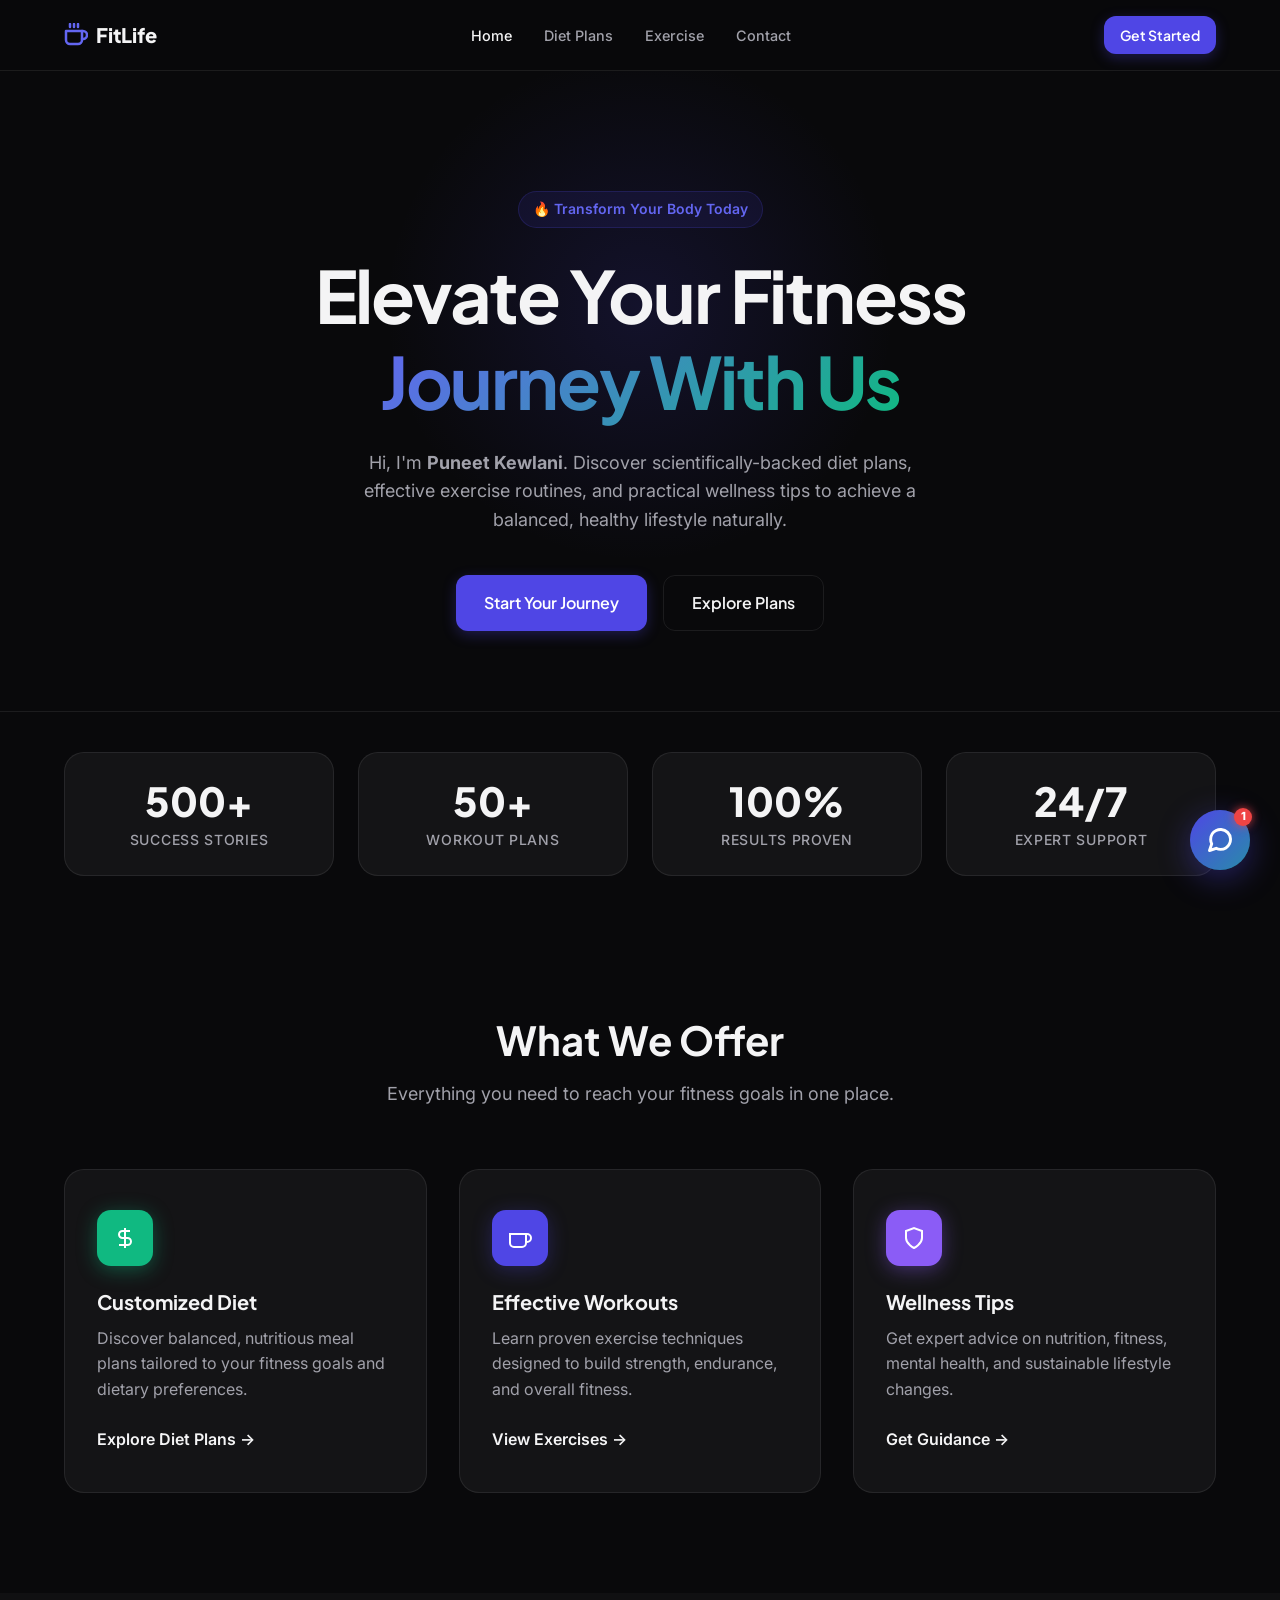
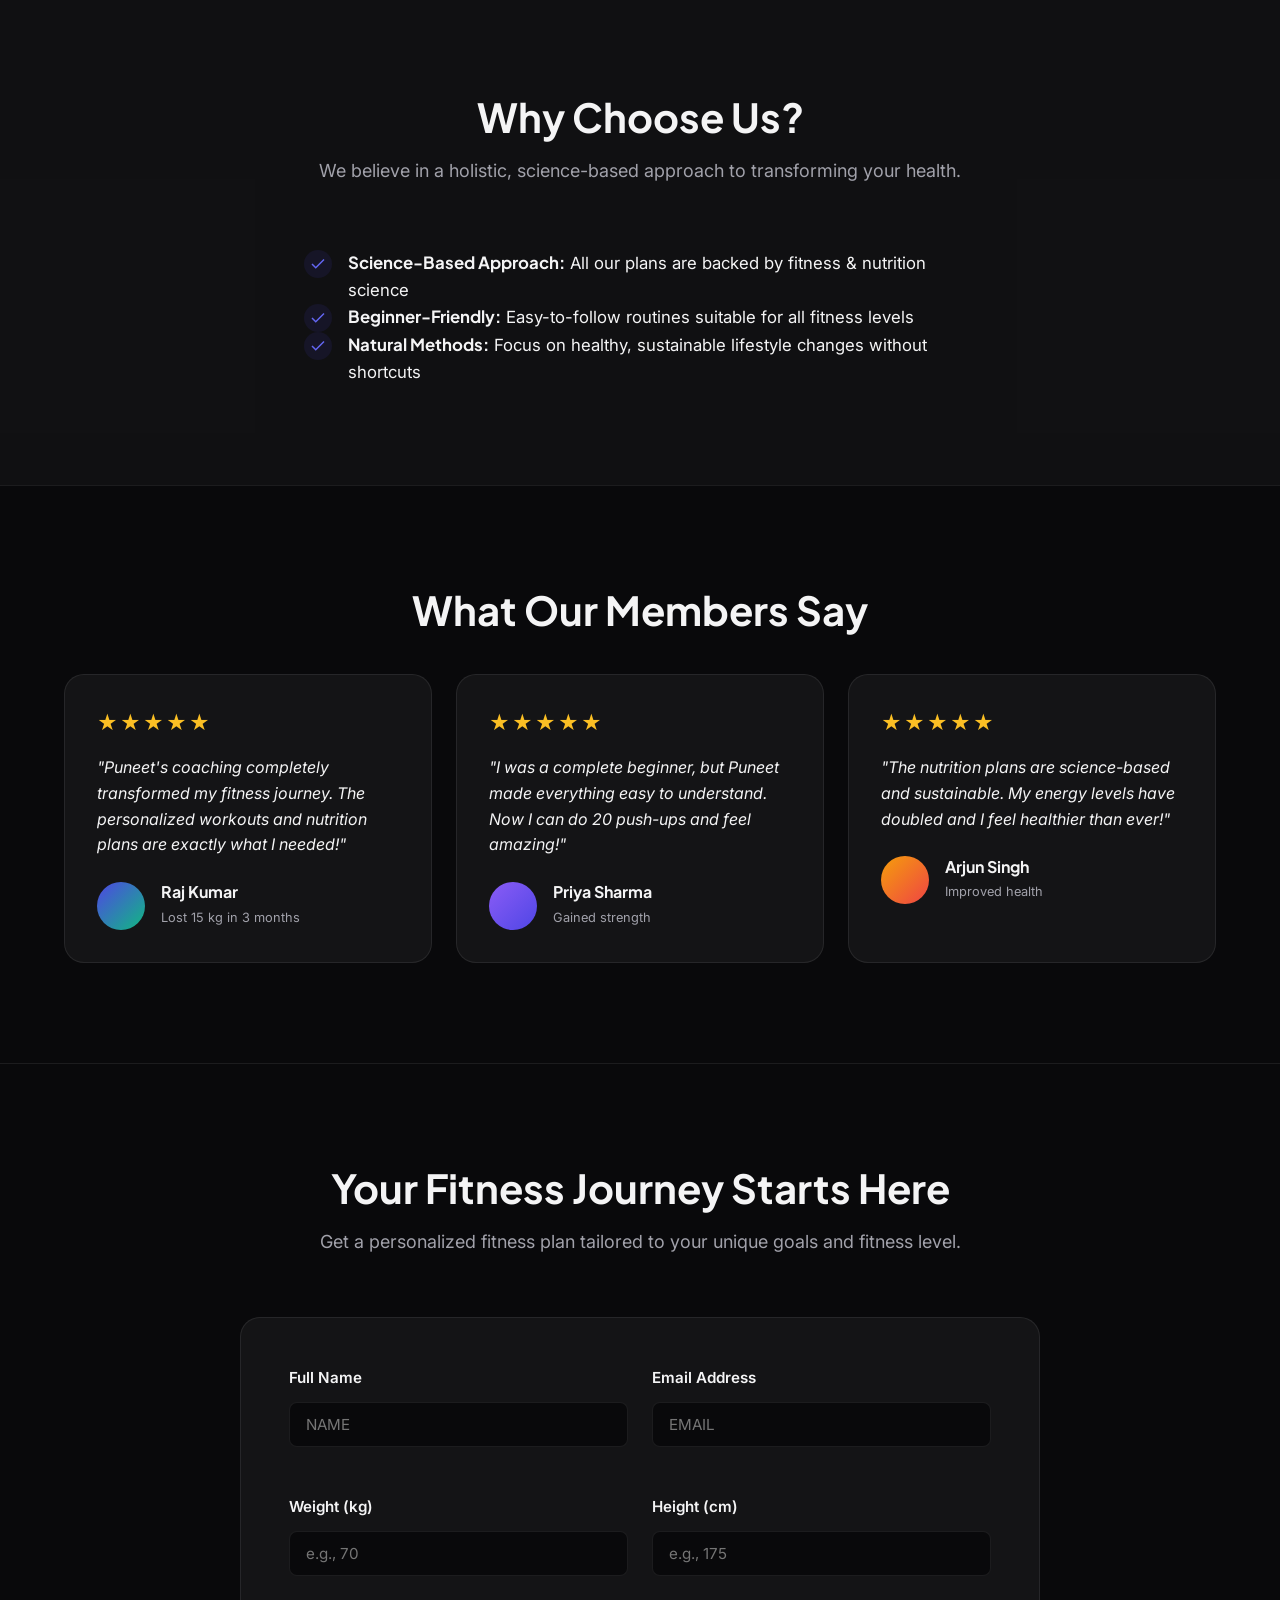
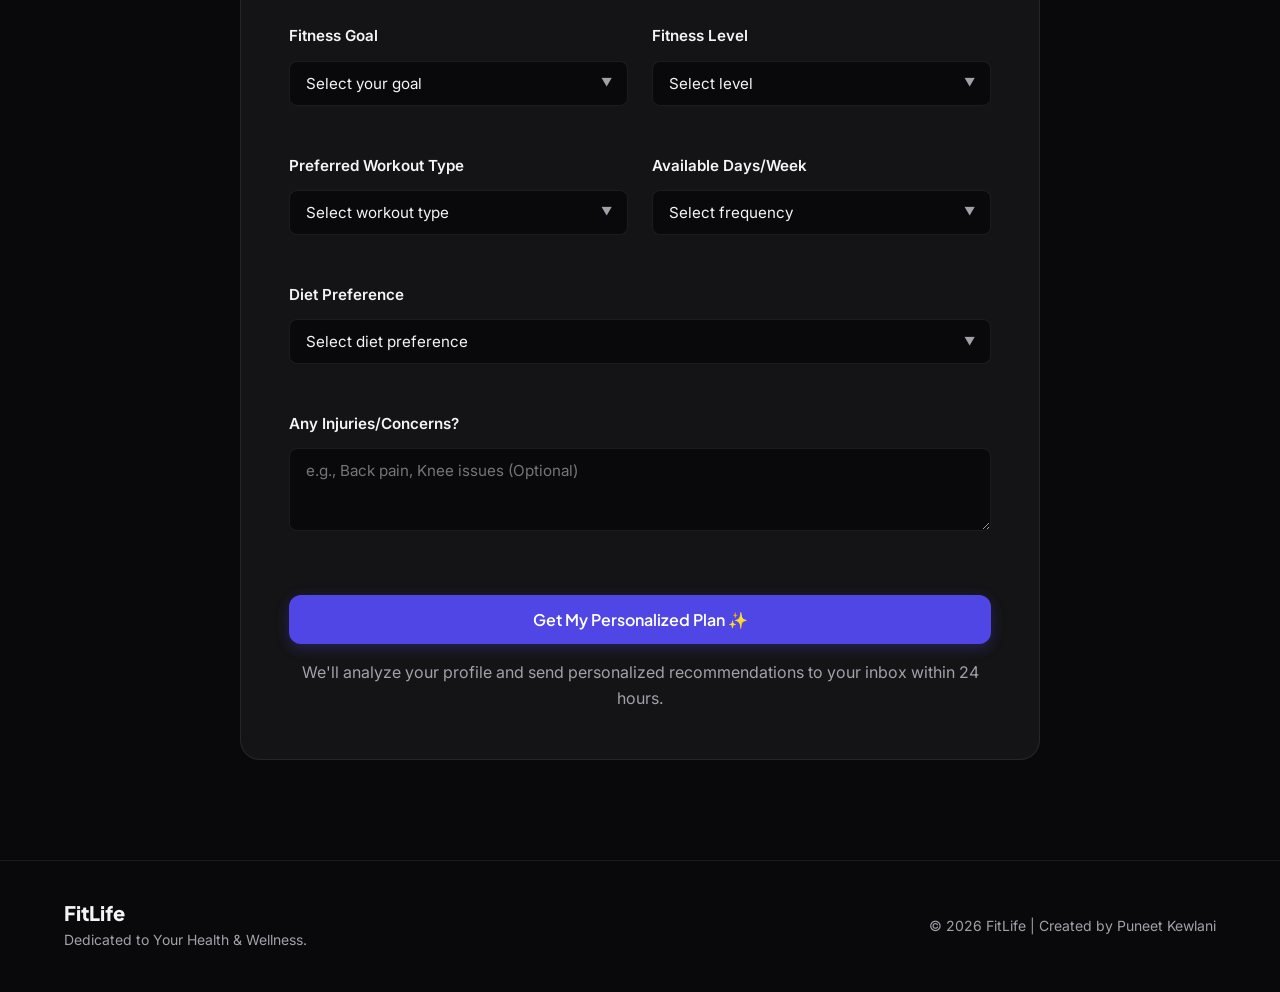
<file: index.html>
<!DOCTYPE html>
<html lang="en">
<head>
  <meta charset="UTF-8">
  <meta name="viewport" content="width=device-width, initial-scale=1.0">
  <meta name="description" content="Fitness & Health Blog - Your guide to diet plans, exercise routines, and wellness tips.">
  <title>Fitness & Health Blog</title>
  
  <!-- MAJOR IMPROVEMENT: Improved font stack for a modern SaaS look -->
  <link rel="preconnect" href="https://fonts.googleapis.com">
  <link rel="preconnect" href="https://fonts.gstatic.com" crossorigin>
  <link href="https://fonts.googleapis.com/css2?family=Plus+Jakarta+Sans:wght@400;500;600;700;800&family=Inter:wght@400;500;600&display=swap" rel="stylesheet">
  
  <!-- MAJOR IMPROVEMENT: Linked new modular & modern stylesheet -->
  <link rel="stylesheet" href="assets/css/modern.css">
</head>
<body>

  <!-- MAJOR IMPROVEMENT: Glassmorphic sticky header with flex layout -->
  <header id="top" class="site-header">
    <div class="container header-inner">
      <a href="index.html" class="logo">
        <span class="logo-icon">
          <svg width="24" height="24" viewBox="0 0 24 24" fill="none" stroke="currentColor" stroke-width="2.5" stroke-linecap="round" stroke-linejoin="round"><path d="M18 8h1a4 4 0 0 1 0 8h-1"></path><path d="M2 8h16v9a4 4 0 0 1-4 4H6a4 4 0 0 1-4-4V8z"></path><line x1="6" y1="1" x2="6" y2="4"></line><line x1="10" y1="1" x2="10" y2="4"></line><line x1="14" y1="1" x2="14" y2="4"></line></svg>
        </span>
        FitLife
      </a>
      <nav class="site-nav">
        <a href="index.html" class="active">Home</a>
        <a href="diet.html">Diet Plans</a>
        <a href="exercise.html">Exercise</a>
        <a href="contact.html">Contact</a>
      </nav>
      <a href="#assessment" class="btn btn-sm btn-primary">Get Started</a>
    </div>
  </header>

  <main>
    <!-- MAJOR IMPROVEMENT: Hero section redesigned with split content and modern gradients -->
    <section class="hero-section">
      <div class="hero-glow"></div>
      <div class="container hero-inner">
        <div class="hero-content animate-fade-up">
          <div class="badge">🔥 Transform Your Body Today</div>
          <h1 class="hero-title">Elevate Your Fitness <br><span class="text-gradient">Journey With Us</span></h1>
          <p class="hero-desc">Hi, I'm <strong>Puneet Kewlani</strong>. Discover scientifically-backed diet plans, effective exercise routines, and practical wellness tips to achieve a balanced, healthy lifestyle naturally.</p>
          <div class="hero-actions">
            <a href="#assessment" class="btn btn-lg btn-primary">Start Your Journey</a>
            <a href="#features" class="btn btn-lg btn-outline">Explore Plans</a>
          </div>
        </div>
      </div>
    </section>

    <!-- MAJOR IMPROVEMENT: Stats section using a modern Bento-style layout -->
    <section class="stats-section border-top">
      <div class="container">
        <div class="stats-grid">
          <div class="stat-item">
            <h3 class="stat-value">500+</h3>
            <p class="stat-label">Success Stories</p>
          </div>
          <div class="stat-item">
            <h3 class="stat-value">50+</h3>
            <p class="stat-label">Workout Plans</p>
          </div>
          <div class="stat-item">
            <h3 class="stat-value">100%</h3>
            <p class="stat-label">Results Proven</p>
          </div>
          <div class="stat-item">
            <h3 class="stat-value">24/7</h3>
            <p class="stat-label">Expert Support</p>
          </div>
        </div>
      </div>
    </section>

    <!-- MAJOR IMPROVEMENT: Features grid with hover micro-interactions -->
    <section id="features" class="features-section section-padding">
      <div class="container">
        <div class="section-header text-center">
          <h2 class="section-title">What We Offer</h2>
          <p class="section-subtitle">Everything you need to reach your fitness goals in one place.</p>
        </div>
        <div class="features-grid">
          <div class="feature-card">
            <div class="feature-icon bg-emerald">
              <svg width="24" height="24" viewBox="0 0 24 24" fill="none" stroke="currentColor" stroke-width="2"><path d="M12 2v20M17 5H9.5a3.5 3.5 0 0 0 0 7h5a3.5 3.5 0 0 1 0 7H6"/></svg>
            </div>
            <h3 class="feature-title">Customized Diet</h3>
            <p class="feature-desc">Discover balanced, nutritious meal plans tailored to your fitness goals and dietary preferences.</p>
            <a href="diet.html" class="feature-link">Explore Diet Plans →</a>
          </div>
          <div class="feature-card">
            <div class="feature-icon bg-indigo">
              <svg width="24" height="24" viewBox="0 0 24 24" fill="none" stroke="currentColor" stroke-width="2"><path d="M18 8h1a4 4 0 0 1 0 8h-1M2 8h16v9a4 4 0 0 1-4 4H6a4 4 0 0 1-4-4V8z"></path></svg>
            </div>
            <h3 class="feature-title">Effective Workouts</h3>
            <p class="feature-desc">Learn proven exercise techniques designed to build strength, endurance, and overall fitness.</p>
            <a href="exercise.html" class="feature-link">View Exercises →</a>
          </div>
          <div class="feature-card">
            <div class="feature-icon bg-violet">
              <svg width="24" height="24" viewBox="0 0 24 24" fill="none" stroke="currentColor" stroke-width="2"><path d="M12 22s8-4 8-10V5l-8-3-8 3v7c0 6 8 10 8 10z"/></svg>
            </div>
            <h3 class="feature-title">Wellness Tips</h3>
            <p class="feature-desc">Get expert advice on nutrition, fitness, mental health, and sustainable lifestyle changes.</p>
            <a href="contact.html" class="feature-link">Get Guidance →</a>
          </div>
        </div>
      </div>
    </section>

    <!-- MAJOR IMPROVEMENT: Clean, minimal "Why Choose Us" list with custom checkmarks -->
    <section class="why-us-section section-padding bg-subtle text-center">
      <div class="container">
        <div class="why-us-inner max-w-2xl text-center">
          <div class="why-us-content">
            <h2 class="section-title">Why Choose Us?</h2>
            <p class="section-subtitle" style="margin-bottom: 2rem;">We believe in a holistic, science-based approach to transforming your health.</p>
            <ul class="why-list" style="text-align: left; display: inline-block;">
              <li>
                <span class="check-icon"><svg width="18" height="18" viewBox="0 0 24 24" fill="none" stroke="currentColor" stroke-width="2"><polyline points="20 6 9 17 4 12"></polyline></svg></span>
                <div><strong>Science-Based Approach:</strong> All our plans are backed by fitness & nutrition science</div>
              </li>
              <li>
                <span class="check-icon"><svg width="18" height="18" viewBox="0 0 24 24" fill="none" stroke="currentColor" stroke-width="2"><polyline points="20 6 9 17 4 12"></polyline></svg></span>
                <div><strong>Beginner-Friendly:</strong> Easy-to-follow routines suitable for all fitness levels</div>
              </li>
              <li>
                <span class="check-icon"><svg width="18" height="18" viewBox="0 0 24 24" fill="none" stroke="currentColor" stroke-width="2"><polyline points="20 6 9 17 4 12"></polyline></svg></span>
                <div><strong>Natural Methods:</strong> Focus on healthy, sustainable lifestyle changes without shortcuts</div>
              </li>
            </ul>
          </div>
        </div>
      </div>
    </section>

    <!-- MAJOR IMPROVEMENT: Testimonials with a polished card UI -->
    <section class="testimonials-section section-padding border-top">
      <div class="container">
        <h2 class="section-title text-center">What Our Members Say</h2>
        <div class="testimonials-grid">
          <div class="testimonial-card">
            <div class="testimonial-stars">★★★★★</div>
            <p class="testimonial-text">"Puneet's coaching completely transformed my fitness journey. The personalized workouts and nutrition plans are exactly what I needed!"</p>
            <div class="testimonial-author">
              <div class="author-avatar bg-gradient-1"></div>
              <div>
                <h5>Raj Kumar</h5>
                <span>Lost 15 kg in 3 months</span>
              </div>
            </div>
          </div>
          <div class="testimonial-card">
            <div class="testimonial-stars">★★★★★</div>
            <p class="testimonial-text">"I was a complete beginner, but Puneet made everything easy to understand. Now I can do 20 push-ups and feel amazing!"</p>
            <div class="testimonial-author">
              <div class="author-avatar bg-gradient-2"></div>
              <div>
                <h5>Priya Sharma</h5>
                <span>Gained strength</span>
              </div>
            </div>
          </div>
          <div class="testimonial-card">
            <div class="testimonial-stars">★★★★★</div>
            <p class="testimonial-text">"The nutrition plans are science-based and sustainable. My energy levels have doubled and I feel healthier than ever!"</p>
            <div class="testimonial-author">
              <div class="author-avatar bg-gradient-3"></div>
              <div>
                <h5>Arjun Singh</h5>
                <span>Improved health</span>
              </div>
            </div>
          </div>
        </div>
      </div>
    </section>

    <!-- MAJOR IMPROVEMENT: Refactored Form UI with superior spacing, input styling, and validation styling -->
    <section id="assessment" class="assessment-section section-padding border-top">
      <div class="container">
        <div class="section-header text-center max-w-2xl">
          <h2 class="section-title">Your Fitness Journey Starts Here</h2>
          <p class="section-subtitle">Get a personalized fitness plan tailored to your unique goals and fitness level.</p>
        </div>
        
        <div class="assessment-form-container">
          <form id="assessmentForm" class="assessment-form">
            <div class="form-grid">
              <div class="form-group">
                <label for="name">Full Name</label>
                <input type="text" id="name" placeholder="NAME" required>
              </div>
              <div class="form-group">
                <label for="email">Email Address</label>
                <input type="email" id="email" placeholder="EMAIL" required>
              </div>
              <div class="form-group">
                <label for="weight">Weight (kg)</label>
                <input type="number" id="weight" placeholder="e.g., 70" min="30" max="200" step="0.1" required>
              </div>
              <div class="form-group">
                <label for="height">Height (cm)</label>
                <input type="number" id="height" placeholder="e.g., 175" min="100" max="250" required>
              </div>
              <div class="form-group">
                <label for="goal">Fitness Goal</label>
                <div class="select-wrapper">
                  <select id="goal" required>
                    <option value="" disabled selected>Select your goal</option>
                    <option value="weight-loss">Weight Loss</option>
                    <option value="muscle-gain">Muscle Gain</option>
                    <option value="strength">Build Strength</option>
                    <option value="general">General Fitness</option>
                  </select>
                </div>
              </div>
              <div class="form-group">
                <label for="fitness_level">Fitness Level</label>
                <div class="select-wrapper">
                  <select id="fitness_level" required>
                    <option value="" disabled selected>Select level</option>
                    <option value="beginner">Beginner</option>
                    <option value="intermediate">Intermediate</option>
                    <option value="advanced">Advanced</option>
                  </select>
                </div>
              </div>
              <div class="form-group">
                <label for="workout_type">Preferred Workout Type</label>
                <div class="select-wrapper">
                  <select id="workout_type" required>
                    <option value="" disabled selected>Select workout type</option>
                    <option value="cardio">Cardio</option>
                    <option value="strength">Strength Training</option>
                    <option value="yoga">Yoga/Flexibility</option>
                    <option value="hiit">HIIT</option>
                  </select>
                </div>
              </div>
              <div class="form-group">
                <label for="frequency">Available Days/Week</label>
                <div class="select-wrapper">
                  <select id="frequency" required>
                    <option value="" disabled selected>Select frequency</option>
                    <option value="2-3">2-3 days</option>
                    <option value="4-5">4-5 days</option>
                    <option value="6-7">6-7 days</option>
                  </select>
                </div>
              </div>
              <div class="form-group full-width">
                <label for="diet_preference">Diet Preference</label>
                <div class="select-wrapper">
                  <select id="diet_preference" required>
                    <option value="" disabled selected>Select diet preference</option>
                    <option value="vegetarian">Vegetarian</option>
                    <option value="non-vegetarian">Non-Vegetarian</option>
                    <option value="vegan">Vegan</option>
                    <option value="no-preference">No Preference</option>
                  </select>
                </div>
              </div>
              <div class="form-group full-width">
                <label for="injuries">Any Injuries/Concerns?</label>
                <textarea id="injuries" rows="3" placeholder="e.g., Back pain, Knee issues (Optional)"></textarea>
              </div>
            </div>
            <div class="form-actions text-center mt-8">
              <button type="submit" id="assessmentBtn" class="btn btn-lg btn-primary btn-block">Get My Personalized Plan ✨</button>
              <p class="assessment-note mt-4">We'll analyze your profile and send personalized recommendations to your inbox within 24 hours.</p>
            </div>
          </form>
        </div>
      </div>
    </section>
  </main>

  <footer class="site-footer">
    <div class="container footer-inner">
      <div class="footer-brand">
        <h4>FitLife</h4>
        <p>Dedicated to Your Health & Wellness.</p>
      </div>
      <div class="footer-links">
        <p>© 2026 FitLife | Created by Puneet Kewlani</p>
      </div>
    </div>
  </footer>

  <!-- MAJOR IMPROVEMENT: Kept existing logic fully intact, just added subtle styling changes for states -->
  <script>
    const API_URL = window.location.origin;

    document.addEventListener('DOMContentLoaded', function() {
      const assessmentForm = document.getElementById('assessmentForm');
      const assessmentBtn = document.getElementById('assessmentBtn');

      if (assessmentForm && assessmentBtn) {
        assessmentForm.addEventListener('submit', async function(e) {
          e.preventDefault();

          const name = document.getElementById('name').value;
          const weight = parseFloat(document.getElementById('weight').value);
          const height = parseFloat(document.getElementById('height').value);
          const goal = document.getElementById('goal').value;
          const fitness_level = document.getElementById('fitness_level').value;
          const workout_type = document.getElementById('workout_type').value;
          const frequency = document.getElementById('frequency').value;
          const email = document.getElementById('email').value;
          const diet_preference = document.getElementById('diet_preference').value;
          const injuries_concerns = document.getElementById('injuries').value;

          if (!name || !weight || !height || !goal || !fitness_level || !email || !workout_type || !frequency || !diet_preference) {
            alert('❌ Please fill all required fields!');
            return;
          }

          const originalText = assessmentBtn.innerHTML;
          assessmentBtn.innerHTML = '<span class="loading-spinner"></span> Submitting...';
          assessmentBtn.disabled = true;

          try {
            const response = await fetch(`${API_URL}/api/fitness-assessment`, {
              method: 'POST',
              headers: { 'Content-Type': 'application/json' },
              body: JSON.stringify({
                name, weight, height, goal, fitness_level, email, workout_type, frequency, diet_preference, injuries_concerns
              })
            });

            const data = await response.json();

            if (data.status === 'success') {
              alert('✅ ' + data.message + '\n\n📧 Check your email for:\n• Personalized workout plan\n• Nutrition recommendations\n• Progress tracking tips\n\nSubmission ID: #' + data.id);
              assessmentForm.reset();
            } else {
              alert('❌ Error: ' + data.message);
            }
          } catch (error) {
            alert('❌ Connection error. Make sure the backend server is running on port 5000.\n\nTo start the server, open terminal in the backend folder and run: python app.py');
            console.error('Error:', error);
          } finally {
            assessmentBtn.innerHTML = originalText;
            assessmentBtn.disabled = false;
          }
        });
      }
    });
  </script>

  <!-- Core FitLife AI Chatbot Module -->
  <script src="assets/js/chatbot.js" defer></script>
</body>
</html>
</file>
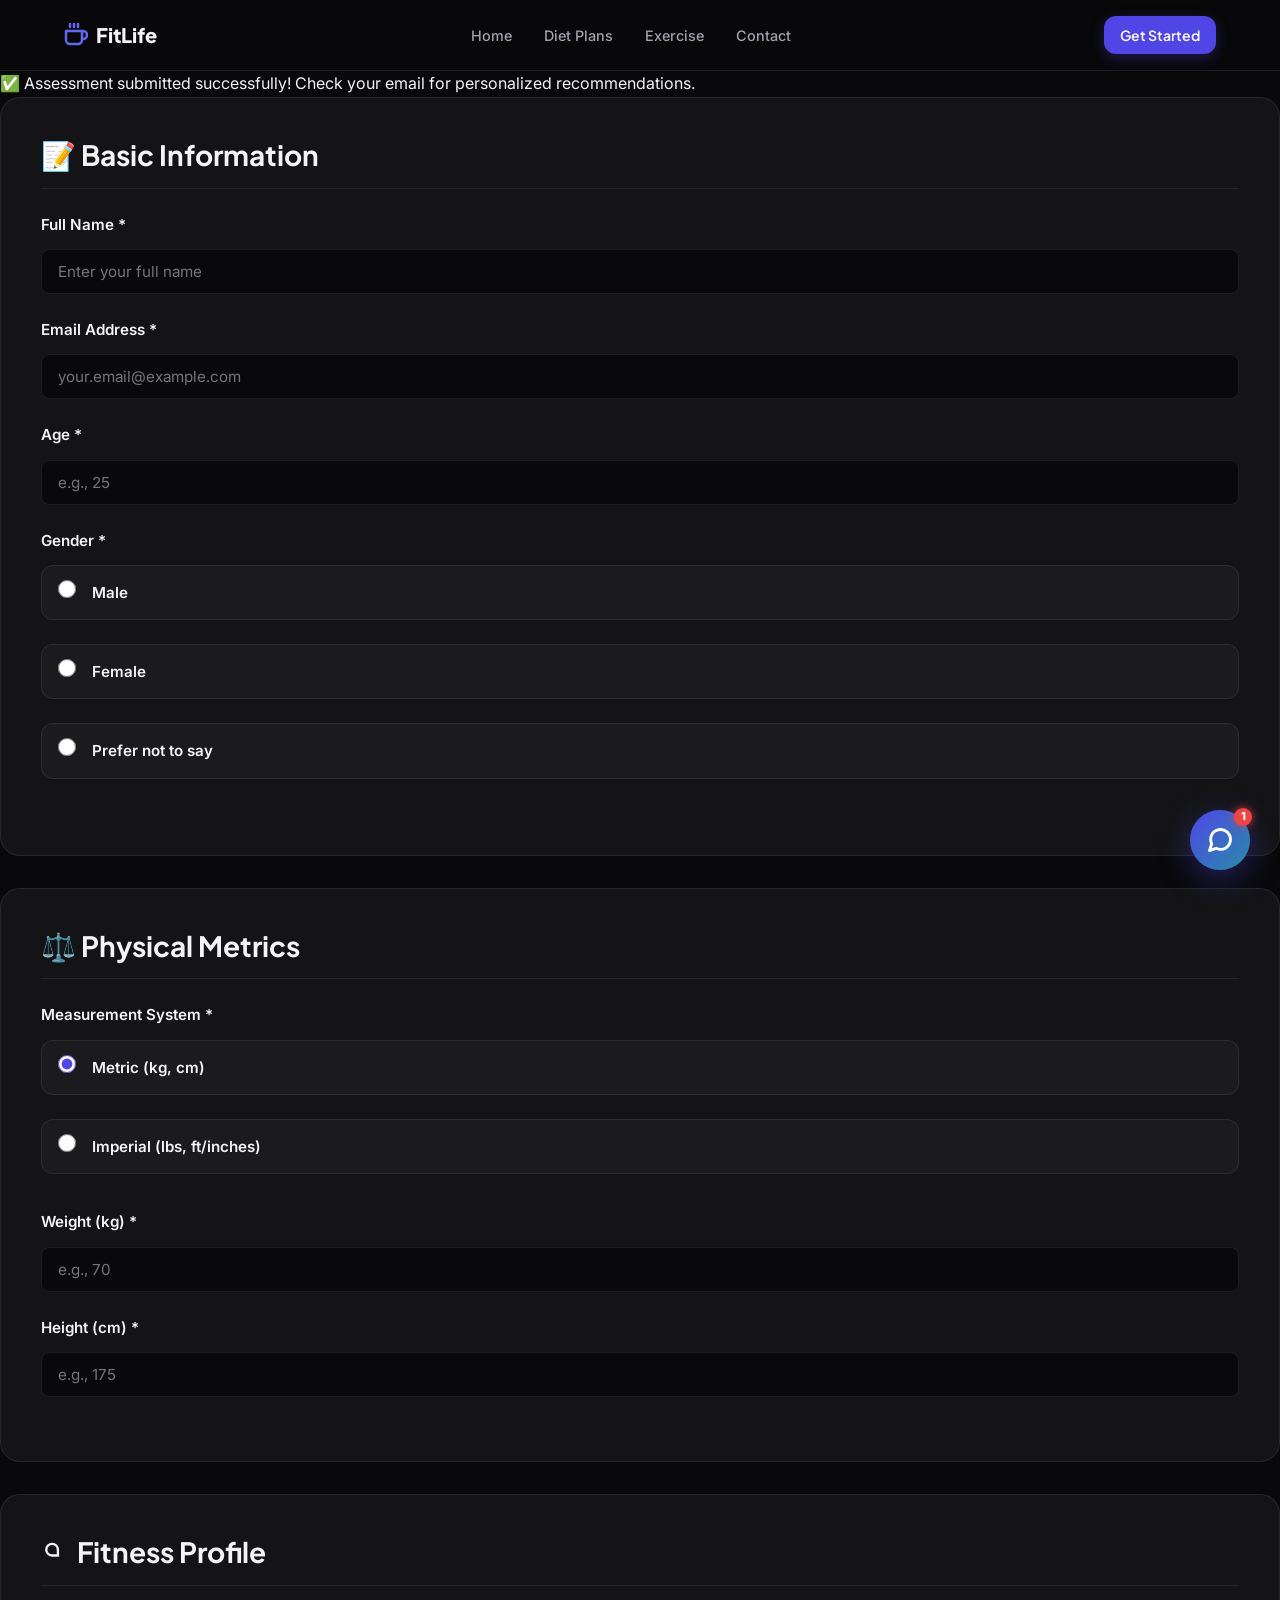
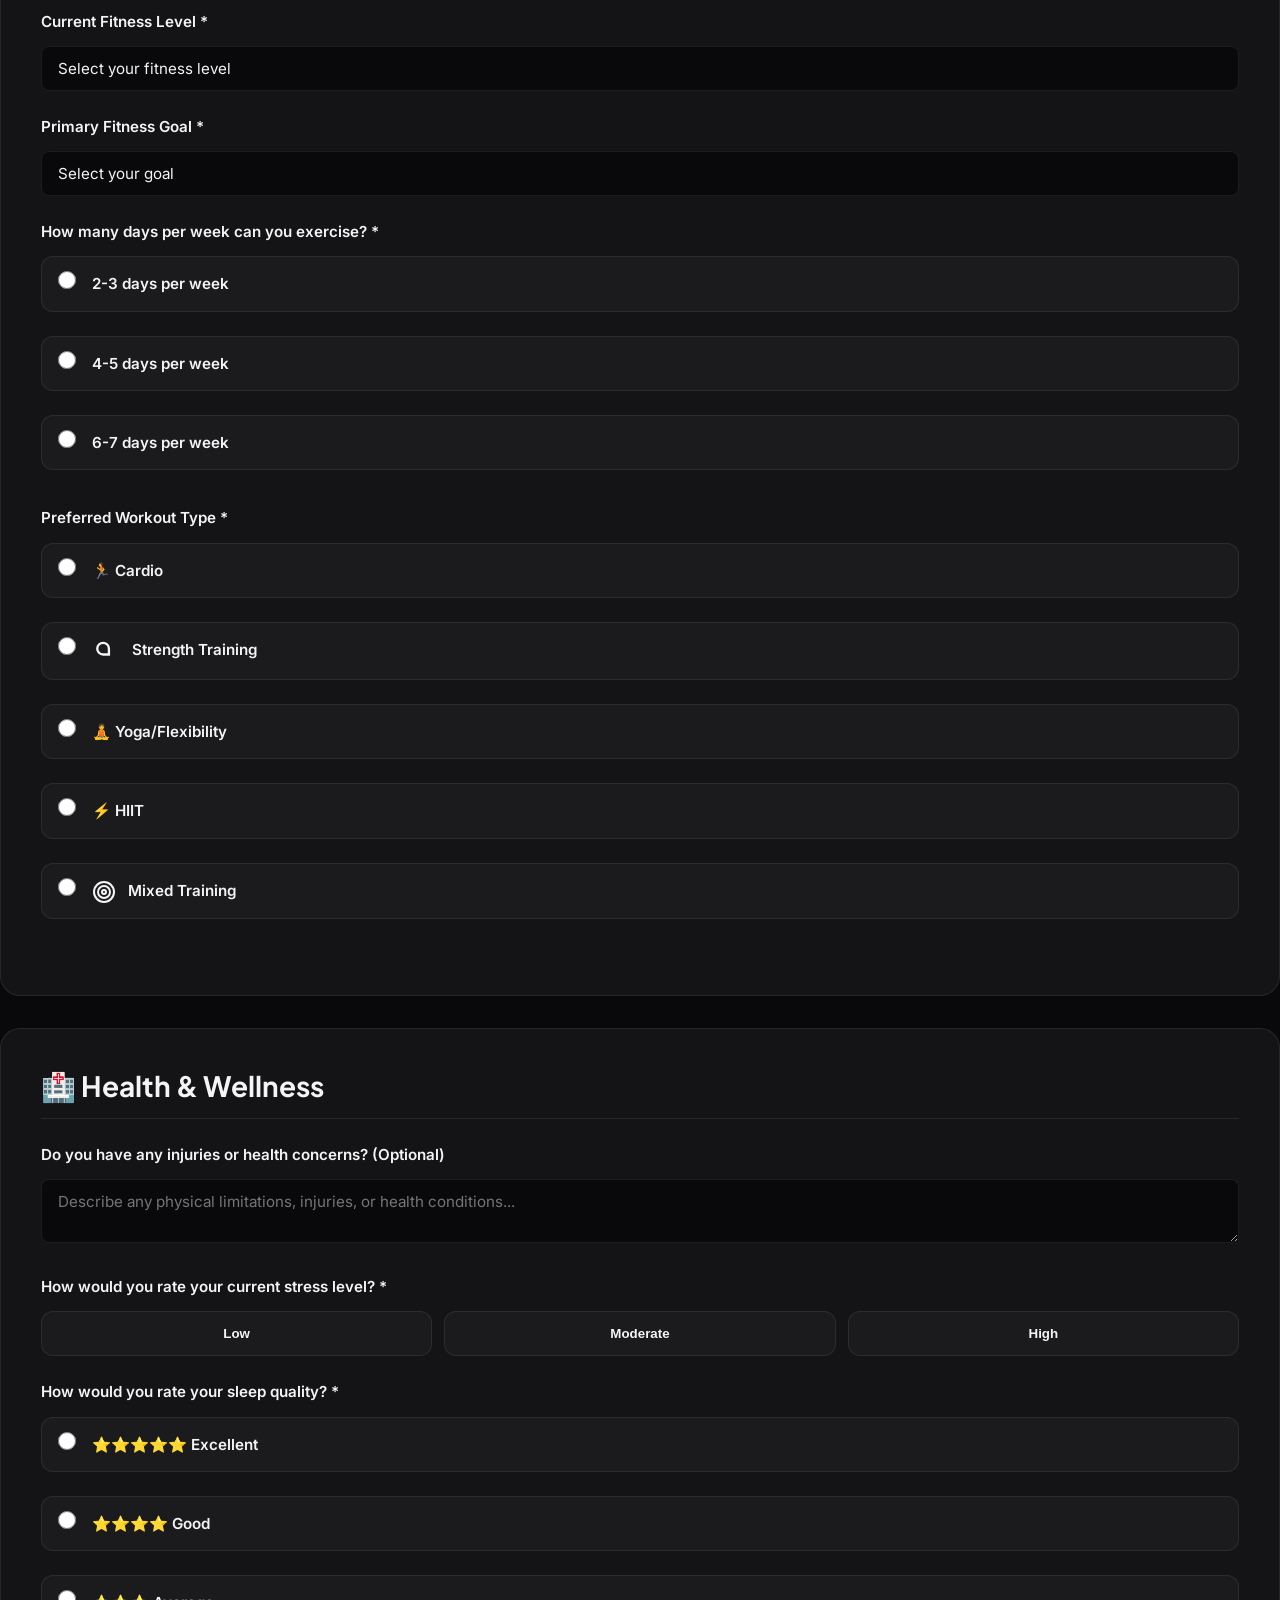
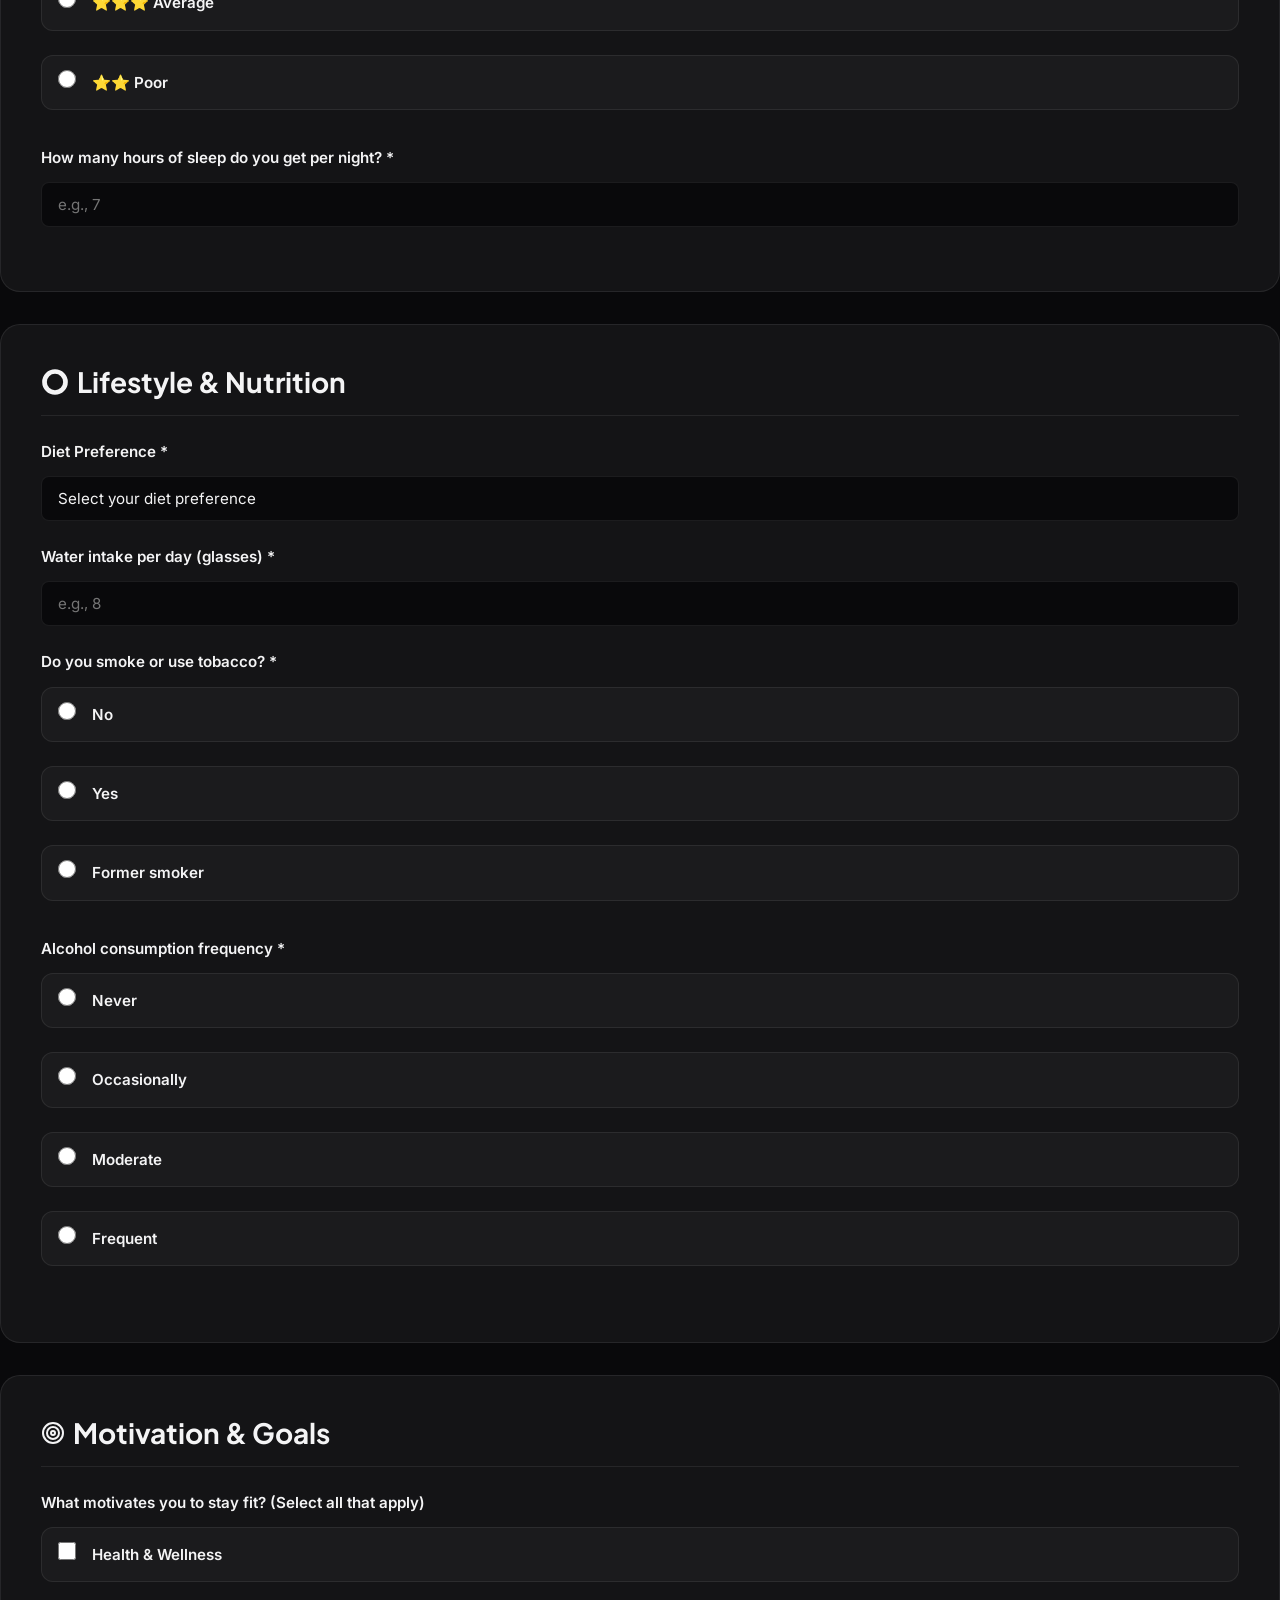
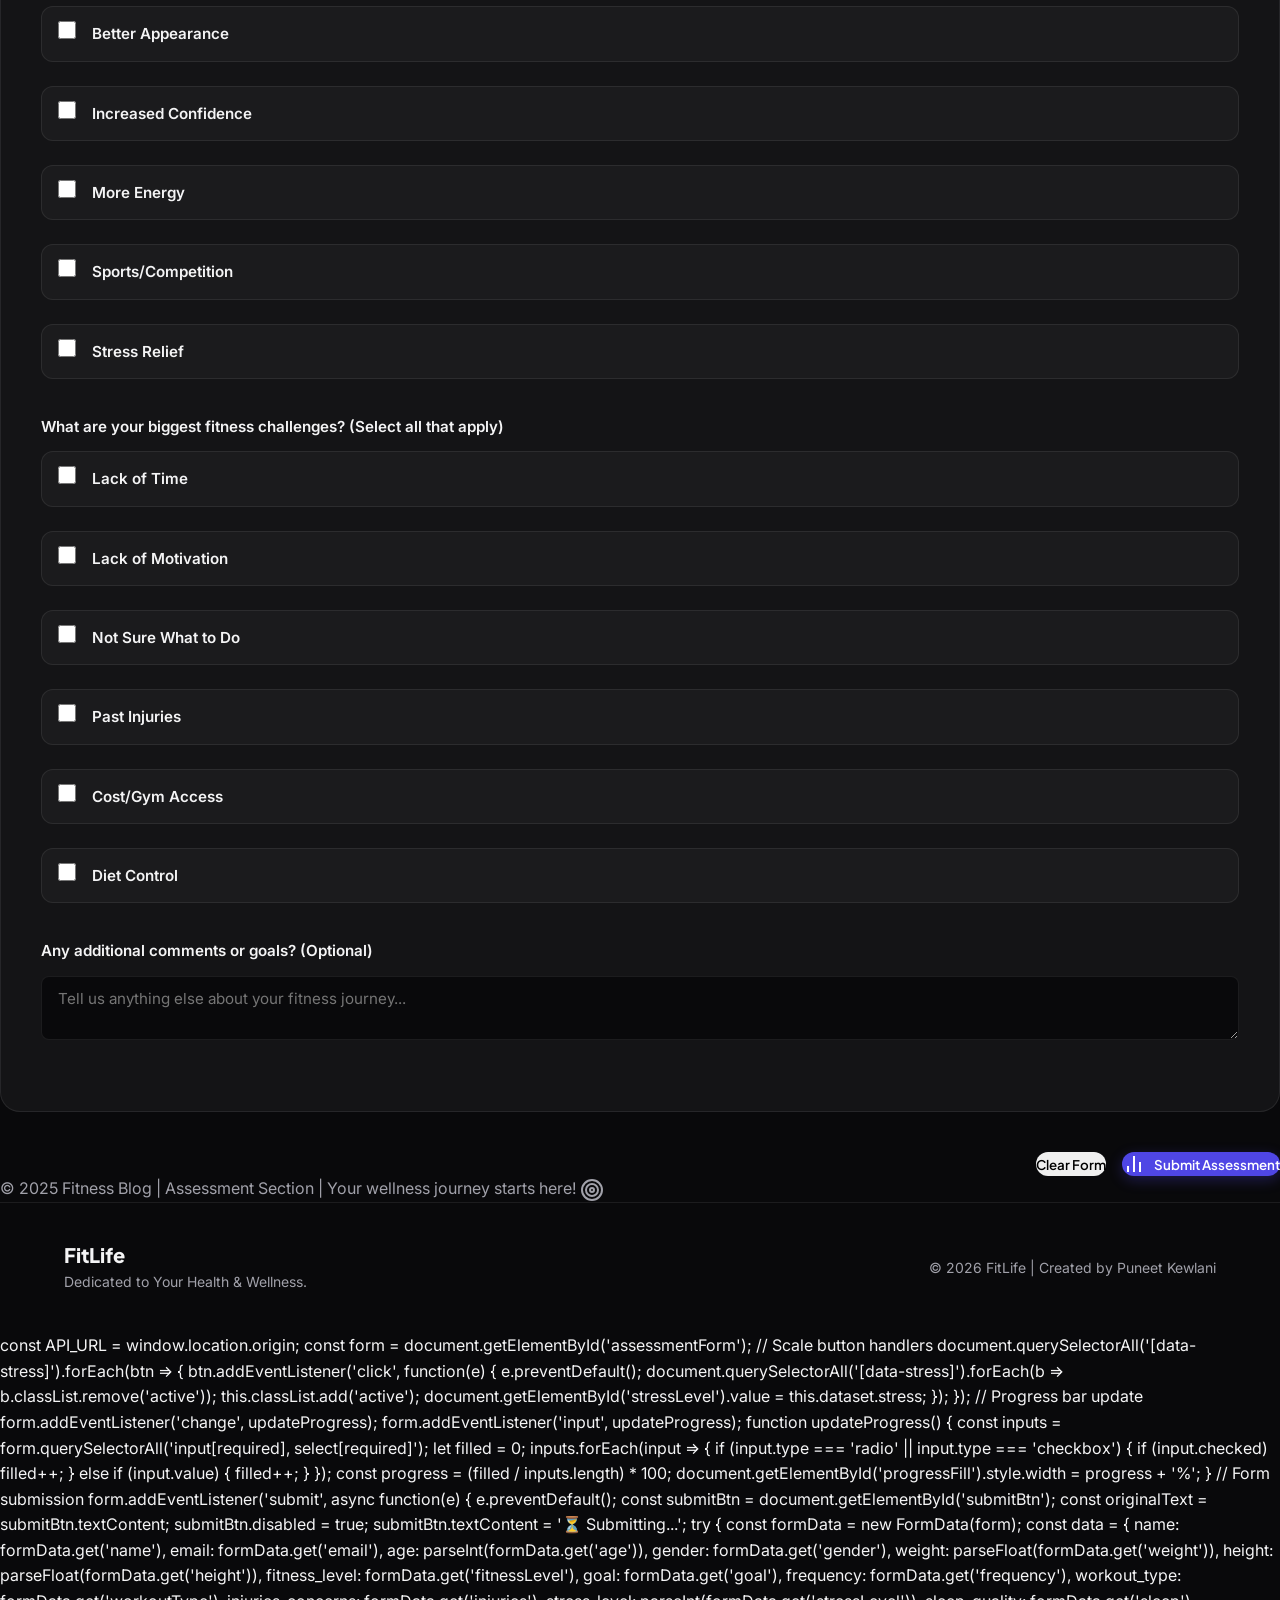
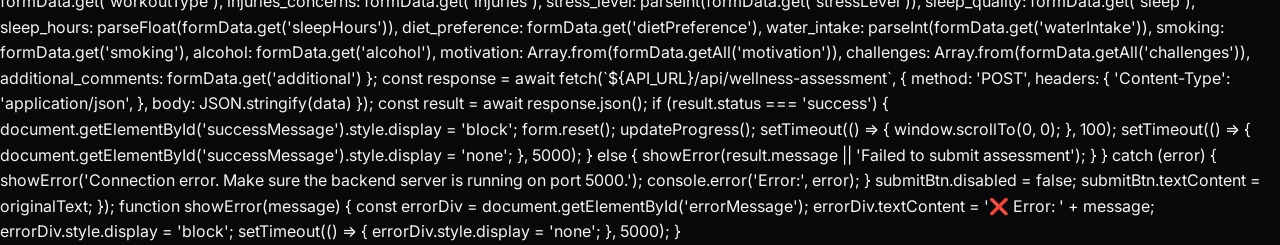
<file: assessment.html>
<!DOCTYPE html>
<html lang="en">
<head>
  <meta charset="UTF-8">
  <meta name="viewport" content="width=device-width, initial-scale=1.0">
  <meta name="description" content="Comprehensive Fitness & Wellness Assessment">
  <title>Fitness Assessment - Your Personal Wellness Journey</title>
  <link rel="icon" href="assets/images/favicon.svg" type="image/svg+xml">
  <link rel="preconnect" href="https://fonts.googleapis.com">
  <link rel="preconnect" href="https://fonts.gstatic.com" crossorigin>
  <link href="https://fonts.googleapis.com/css2?family=Inter:wght@400;600;700;800&display=swap" rel="stylesheet">
  <link rel="stylesheet" href="assets/css/modern.css">
  
  <link href="https://fonts.googleapis.com/css2?family=Plus+Jakarta+Sans:wght@400;500;600;700;800&family=Inter:wght@400;500;600&display=swap" rel="stylesheet">
</head>
<body>

  
    <header id="top" class="site-header">
    <div class="container header-inner">
      <a href="index.html" class="logo">
        <span class="logo-icon">
          <svg width="24" height="24" viewBox="0 0 24 24" fill="none" stroke="currentColor" stroke-width="2.5" stroke-linecap="round" stroke-linejoin="round"><path d="M18 8h1a4 4 0 0 1 0 8h-1"></path><path d="M2 8h16v9a4 4 0 0 1-4 4H6a4 4 0 0 1-4-4V8z"></path><line x1="6" y1="1" x2="6" y2="4"></line><line x1="10" y1="1" x2="10" y2="4"></line><line x1="14" y1="1" x2="14" y2="4"></line></svg>
        </span>
        FitLife
      </a>
      <nav class="site-nav">
        <a href="index.html">Home</a>
        <a href="diet.html">Diet Plans</a>
        <a href="exercise.html">Exercise</a>
        <a href="contact.html">Contact</a>
      </nav>
      <a href="index.html#assessment" class="btn btn-sm btn-primary">Get Started</a>
    </div>
  </header>
      <div class="container">
      <div class="progress-fill" id="progressFill"></div>
    </div>

    <div class="success-message" id="successMessage">
      ✅ Assessment submitted successfully! Check your email for personalized recommendations.
    </div>

    <div class="error-message" id="errorMessage"></div>

    <form id="assessmentForm">
      <!-- Section 1: Basic Information -->
      <div class="form-section">
        <h2>📝 Basic Information</h2>

        <div class="form-group">
          <label for="name">Full Name *</label>
          <input type="text" id="name" name="name" required placeholder="Enter your full name">
        </div>

        <div class="form-group">
          <label for="email">Email Address *</label>
          <input type="email" id="email" name="email" required placeholder="your.email@example.com">
        </div>

        <div class="form-group">
          <label for="age">Age *</label>
          <input type="number" id="age" name="age" required min="13" max="120" placeholder="e.g., 25">
        </div>

        <div class="form-group">
          <label>Gender *</label>
          <div class="radio-group">
            <label class="radio-option">
              <input type="radio" name="gender" value="male" required> Male
            </label>
            <label class="radio-option">
              <input type="radio" name="gender" value="female" required> Female
            </label>
            <label class="radio-option">
              <input type="radio" name="gender" value="other" required> Prefer not to say
            </label>
          </div>
        </div>
      </div>

      <!-- Section 2: Physical Metrics -->
      <div class="form-section">
        <h2>⚖️ Physical Metrics</h2>

        <div class="form-group">
          <label>Measurement System *</label>
          <div class="radio-group">
            <label class="radio-option">
              <input type="radio" name="unitSystem" value="metric" required checked> Metric (kg, cm)
            </label>
            <label class="radio-option">
              <input type="radio" name="unitSystem" value="imperial" required> Imperial (lbs, ft/inches)
            </label>
          </div>
        </div>

        <div class="form-group">
          <label for="weight">Weight (kg) *</label>
          <input type="number" id="weight" name="weight" required min="30" max="300" step="0.1" placeholder="e.g., 70">
        </div>

        <div class="form-group">
          <label for="height">Height (cm) *</label>
          <input type="number" id="height" name="height" required min="100" max="250" placeholder="e.g., 175">
        </div>
      </div>

      <!-- Section 3: Fitness Profile -->
      <div class="form-section">
        <h2><svg width="28" height="28" viewBox="0 0 24 24" fill="none" stroke="currentColor" stroke-width="2" style="vertical-align:middle;margin-right:8px;"><path d="M14.5 10c0-2.8-2.2-5-5-5a5 5 0 000 10h5z"/></svg> Fitness Profile</h2>

        <div class="form-group">
          <label for="fitnessLevel">Current Fitness Level *</label>
          <select id="fitnessLevel" name="fitnessLevel" required>
            <option value="">Select your fitness level</option>
            <option value="beginner">🌱 Beginner (Little to no exercise)</option>
            <option value="intermediate">📈 Intermediate (Exercise 2-3x per week)</option>
            <option value="advanced">🏆 Advanced (Exercise 4+ times per week)</option>
          </select>
        </div>

        <div class="form-group">
          <label for="goal">Primary Fitness Goal *</label>
          <select id="goal" name="goal" required>
            <option value="">Select your goal</option>
            <option value="weight-loss"><svg width="28" height="28" viewBox="0 0 24 24" fill="none" stroke="currentColor" stroke-width="2" style="vertical-align:middle;margin-right:8px;"><path d="M14.5 10c0-2.8-2.2-5-5-5a5 5 0 000 10h5z"/></svg> Weight Loss</option>
            <option value="muscle-gain">🏋️ Muscle Gain</option>
            <option value="strength">⚡ Build Strength</option>
            <option value="flexibility">🧘 Flexibility & Mobility</option>
            <option value="endurance">🏃 Improve Endurance</option>
            <option value="general"><svg width="24" height="24" viewBox="0 0 24 24" fill="none" class="text-primary" stroke="currentColor" stroke-width="2" style="vertical-align:middle;margin-right:8px;"><polygon points="12 2 15.09 8.26 22 9.27 17 14.14 18.18 21.02 12 17.77 5.82 21.02 7 14.14 2 9.27 8.91 8.26 12 2"/></svg> General Health & Fitness</option>
          </select>
        </div>

        <div class="form-group">
          <label>How many days per week can you exercise? *</label>
          <div class="radio-group">
            <label class="radio-option">
              <input type="radio" name="frequency" value="2-3" required> 2-3 days per week
            </label>
            <label class="radio-option">
              <input type="radio" name="frequency" value="4-5" required> 4-5 days per week
            </label>
            <label class="radio-option">
              <input type="radio" name="frequency" value="6-7" required> 6-7 days per week
            </label>
          </div>
        </div>

        <div class="form-group">
          <label>Preferred Workout Type *</label>
          <div class="radio-group">
            <label class="radio-option">
              <input type="radio" name="workoutType" value="cardio" required> 🏃 Cardio
            </label>
            <label class="radio-option">
              <input type="radio" name="workoutType" value="strength" required> <svg width="28" height="28" viewBox="0 0 24 24" fill="none" stroke="currentColor" stroke-width="2" style="vertical-align:middle;margin-right:8px;"><path d="M14.5 10c0-2.8-2.2-5-5-5a5 5 0 000 10h5z"/></svg> Strength Training
            </label>
            <label class="radio-option">
              <input type="radio" name="workoutType" value="yoga" required> 🧘 Yoga/Flexibility
            </label>
            <label class="radio-option">
              <input type="radio" name="workoutType" value="hiit" required> ⚡ HIIT
            </label>
            <label class="radio-option">
              <input type="radio" name="workoutType" value="mixed" required> <svg width="24" height="24" viewBox="0 0 24 24" fill="none" class="text-primary" stroke="currentColor" stroke-width="2" style="vertical-align:middle;margin-right:8px;"><circle cx="12" cy="12" r="10"/><circle cx="12" cy="12" r="6"/><circle cx="12" cy="12" r="2"/></svg> Mixed Training
            </label>
          </div>
        </div>
      </div>

      <!-- Section 4: Health & Wellness -->
      <div class="form-section">
        <h2>🏥 Health & Wellness</h2>

        <div class="form-group">
          <label>Do you have any injuries or health concerns? (Optional)</label>
          <textarea id="injuries" name="injuries" placeholder="Describe any physical limitations, injuries, or health conditions..."></textarea>
        </div>

        <div class="form-group">
          <label>How would you rate your current stress level? *</label>
          <div class="scale-group">
            <button type="button" class="scale-btn" data-stress="1">Low</button>
            <button type="button" class="scale-btn" data-stress="2">Moderate</button>
            <button type="button" class="scale-btn" data-stress="3">High</button>
          </div>
          <input type="hidden" id="stressLevel" name="stressLevel" required>
        </div>

        <div class="form-group">
          <label>How would you rate your sleep quality? *</label>
          <div class="radio-group">
            <label class="radio-option">
              <input type="radio" name="sleep" value="excellent" required> ⭐⭐⭐⭐⭐ Excellent
            </label>
            <label class="radio-option">
              <input type="radio" name="sleep" value="good" required> ⭐⭐⭐⭐ Good
            </label>
            <label class="radio-option">
              <input type="radio" name="sleep" value="average" required> ⭐⭐⭐ Average
            </label>
            <label class="radio-option">
              <input type="radio" name="sleep" value="poor" required> ⭐⭐ Poor
            </label>
          </div>
        </div>

        <div class="form-group">
          <label>How many hours of sleep do you get per night? *</label>
          <input type="number" id="sleepHours" name="sleepHours" required min="3" max="12" step="0.5" placeholder="e.g., 7">
        </div>
      </div>

      <!-- Section 5: Lifestyle & Nutrition -->
      <div class="form-section">
        <h2><svg width="28" height="28" viewBox="0 0 24 24" fill="none" stroke="currentColor" stroke-width="2" style="vertical-align:middle;margin-right:8px;"><path d="M12 2C6.48 2 2 6.48 2 12s4.48 10 10 10 10-4.48 10-10S17.52 2 12 2zm0 18c-4.41 0-8-3.59-8-8s3.59-8 8-8 8 3.59 8 8-3.59 8-8 8z"/></svg> Lifestyle & Nutrition</h2>

        <div class="form-group">
          <label for="dietPreference">Diet Preference *</label>
          <select id="dietPreference" name="dietPreference" required>
            <option value="">Select your diet preference</option>
            <option value="vegetarian">🥬 Vegetarian</option>
            <option value="non-vegetarian">🥩 Non-Vegetarian</option>
            <option value="vegan">🌱 Vegan</option>
            <option value="no-preference">😋 No Preference</option>
          </select>
        </div>

        <div class="form-group">
          <label>Water intake per day (glasses) *</label>
          <input type="number" id="waterIntake" name="waterIntake" required min="0" max="20" placeholder="e.g., 8">
        </div>

        <div class="form-group">
          <label>Do you smoke or use tobacco? *</label>
          <div class="radio-group">
            <label class="radio-option">
              <input type="radio" name="smoking" value="no" required> No
            </label>
            <label class="radio-option">
              <input type="radio" name="smoking" value="yes" required> Yes
            </label>
            <label class="radio-option">
              <input type="radio" name="smoking" value="former" required> Former smoker
            </label>
          </div>
        </div>

        <div class="form-group">
          <label>Alcohol consumption frequency *</label>
          <div class="radio-group">
            <label class="radio-option">
              <input type="radio" name="alcohol" value="none" required> Never
            </label>
            <label class="radio-option">
              <input type="radio" name="alcohol" value="occasional" required> Occasionally
            </label>
            <label class="radio-option">
              <input type="radio" name="alcohol" value="moderate" required> Moderate
            </label>
            <label class="radio-option">
              <input type="radio" name="alcohol" value="frequent" required> Frequent
            </label>
          </div>
        </div>
      </div>

      <!-- Section 6: Motivation & Goals -->
      <div class="form-section">
        <h2><svg width="24" height="24" viewBox="0 0 24 24" fill="none" class="text-primary" stroke="currentColor" stroke-width="2" style="vertical-align:middle;margin-right:8px;"><circle cx="12" cy="12" r="10"/><circle cx="12" cy="12" r="6"/><circle cx="12" cy="12" r="2"/></svg> Motivation & Goals</h2>

        <div class="form-group">
          <label>What motivates you to stay fit? (Select all that apply)</label>
          <div class="checkbox-group">
            <label class="checkbox-option">
              <input type="checkbox" name="motivation" value="health"> Health & Wellness
            </label>
            <label class="checkbox-option">
              <input type="checkbox" name="motivation" value="appearance"> Better Appearance
            </label>
            <label class="checkbox-option">
              <input type="checkbox" name="motivation" value="confidence"> Increased Confidence
            </label>
            <label class="checkbox-option">
              <input type="checkbox" name="motivation" value="energy"> More Energy
            </label>
            <label class="checkbox-option">
              <input type="checkbox" name="motivation" value="sports"> Sports/Competition
            </label>
            <label class="checkbox-option">
              <input type="checkbox" name="motivation" value="stress"> Stress Relief
            </label>
          </div>
        </div>

        <div class="form-group">
          <label>What are your biggest fitness challenges? (Select all that apply)</label>
          <div class="checkbox-group">
            <label class="checkbox-option">
              <input type="checkbox" name="challenges" value="time"> Lack of Time
            </label>
            <label class="checkbox-option">
              <input type="checkbox" name="challenges" value="motivation"> Lack of Motivation
            </label>
            <label class="checkbox-option">
              <input type="checkbox" name="challenges" value="knowledge"> Not Sure What to Do
            </label>
            <label class="checkbox-option">
              <input type="checkbox" name="challenges" value="injury"> Past Injuries
            </label>
            <label class="checkbox-option">
              <input type="checkbox" name="challenges" value="cost"> Cost/Gym Access
            </label>
            <label class="checkbox-option">
              <input type="checkbox" name="challenges" value="diet"> Diet Control
            </label>
          </div>
        </div>

        <div class="form-group">
          <label for="additional">Any additional comments or goals? (Optional)</label>
          <textarea id="additional" name="additional" placeholder="Tell us anything else about your fitness journey..."></textarea>
        </div>
      </div>

      <!-- Buttons -->
      <div class="button-group">
        <button type="reset" class="btn btn-secondary">Clear Form</button>
        <button type="submit" class="btn btn-primary" id="submitBtn"><svg width="24" height="24" viewBox="0 0 24 24" fill="none" class="text-primary" stroke="currentColor" stroke-width="2" style="vertical-align:middle;margin-right:8px;"><line x1="18" y1="20" x2="18" y2="10"/><line x1="12" y1="20" x2="12" y2="4"/><line x1="6" y1="20" x2="6" y2="14"/></svg> Submit Assessment</button>
      </div>
    </form>
    </div>
  </div>

  <footer>
    <p>© 2025 Fitness Blog | Assessment Section | Your wellness journey starts here! <svg width="24" height="24" viewBox="0 0 24 24" fill="none" class="text-primary" stroke="currentColor" stroke-width="2" style="vertical-align:middle;margin-right:8px;"><circle cx="12" cy="12" r="10"/><circle cx="12" cy="12" r="6"/><circle cx="12" cy="12" r="2"/></svg></p>
      <footer class="site-footer">
    <div class="container footer-inner">
      <div class="footer-brand">
        <h4>FitLife</h4>
        <p>Dedicated to Your Health & Wellness.</p>
      </div>
      <div class="footer-links">
        <p>© 2026 FitLife | Created by Puneet Kewlani</p>
      </div>
    </div>
  </footer>
    const API_URL = window.location.origin;
    const form = document.getElementById('assessmentForm');

    // Scale button handlers
    document.querySelectorAll('[data-stress]').forEach(btn => {
      btn.addEventListener('click', function(e) {
        e.preventDefault();
        document.querySelectorAll('[data-stress]').forEach(b => b.classList.remove('active'));
        this.classList.add('active');
        document.getElementById('stressLevel').value = this.dataset.stress;
      });
    });

    // Progress bar update
    form.addEventListener('change', updateProgress);
    form.addEventListener('input', updateProgress);

    function updateProgress() {
      const inputs = form.querySelectorAll('input[required], select[required]');
      let filled = 0;
      inputs.forEach(input => {
        if (input.type === 'radio' || input.type === 'checkbox') {
          if (input.checked) filled++;
        } else if (input.value) {
          filled++;
        }
      });
      const progress = (filled / inputs.length) * 100;
      document.getElementById('progressFill').style.width = progress + '%';
    }

    // Form submission
    form.addEventListener('submit', async function(e) {
      e.preventDefault();

      const submitBtn = document.getElementById('submitBtn');
      const originalText = submitBtn.textContent;
      submitBtn.disabled = true;
      submitBtn.textContent = '⏳ Submitting...';

      try {
        const formData = new FormData(form);
        const data = {
          name: formData.get('name'),
          email: formData.get('email'),
          age: parseInt(formData.get('age')),
          gender: formData.get('gender'),
          weight: parseFloat(formData.get('weight')),
          height: parseFloat(formData.get('height')),
          fitness_level: formData.get('fitnessLevel'),
          goal: formData.get('goal'),
          frequency: formData.get('frequency'),
          workout_type: formData.get('workoutType'),
          injuries_concerns: formData.get('injuries'),
          stress_level: parseInt(formData.get('stressLevel')),
          sleep_quality: formData.get('sleep'),
          sleep_hours: parseFloat(formData.get('sleepHours')),
          diet_preference: formData.get('dietPreference'),
          water_intake: parseInt(formData.get('waterIntake')),
          smoking: formData.get('smoking'),
          alcohol: formData.get('alcohol'),
          motivation: Array.from(formData.getAll('motivation')),
          challenges: Array.from(formData.getAll('challenges')),
          additional_comments: formData.get('additional')
        };

        const response = await fetch(`${API_URL}/api/wellness-assessment`, {
          method: 'POST',
          headers: {
            'Content-Type': 'application/json',
          },
          body: JSON.stringify(data)
        });

        const result = await response.json();

        if (result.status === 'success') {
          document.getElementById('successMessage').style.display = 'block';
          form.reset();
          updateProgress();
          setTimeout(() => {
            window.scrollTo(0, 0);
          }, 100);
          setTimeout(() => {
            document.getElementById('successMessage').style.display = 'none';
          }, 5000);
        } else {
          showError(result.message || 'Failed to submit assessment');
        }
      } catch (error) {
        showError('Connection error. Make sure the backend server is running on port 5000.');
        console.error('Error:', error);
      }

      submitBtn.disabled = false;
      submitBtn.textContent = originalText;
    });

    function showError(message) {
      const errorDiv = document.getElementById('errorMessage');
      errorDiv.textContent = '❌ Error: ' + message;
      errorDiv.style.display = 'block';
      setTimeout(() => {
        errorDiv.style.display = 'none';
      }, 5000);
    }
  </script>

  <!-- Core FitLife AI Chatbot Module -->
  <script src="assets/js/chatbot.js" defer></script>
</body>
</html>
</file>
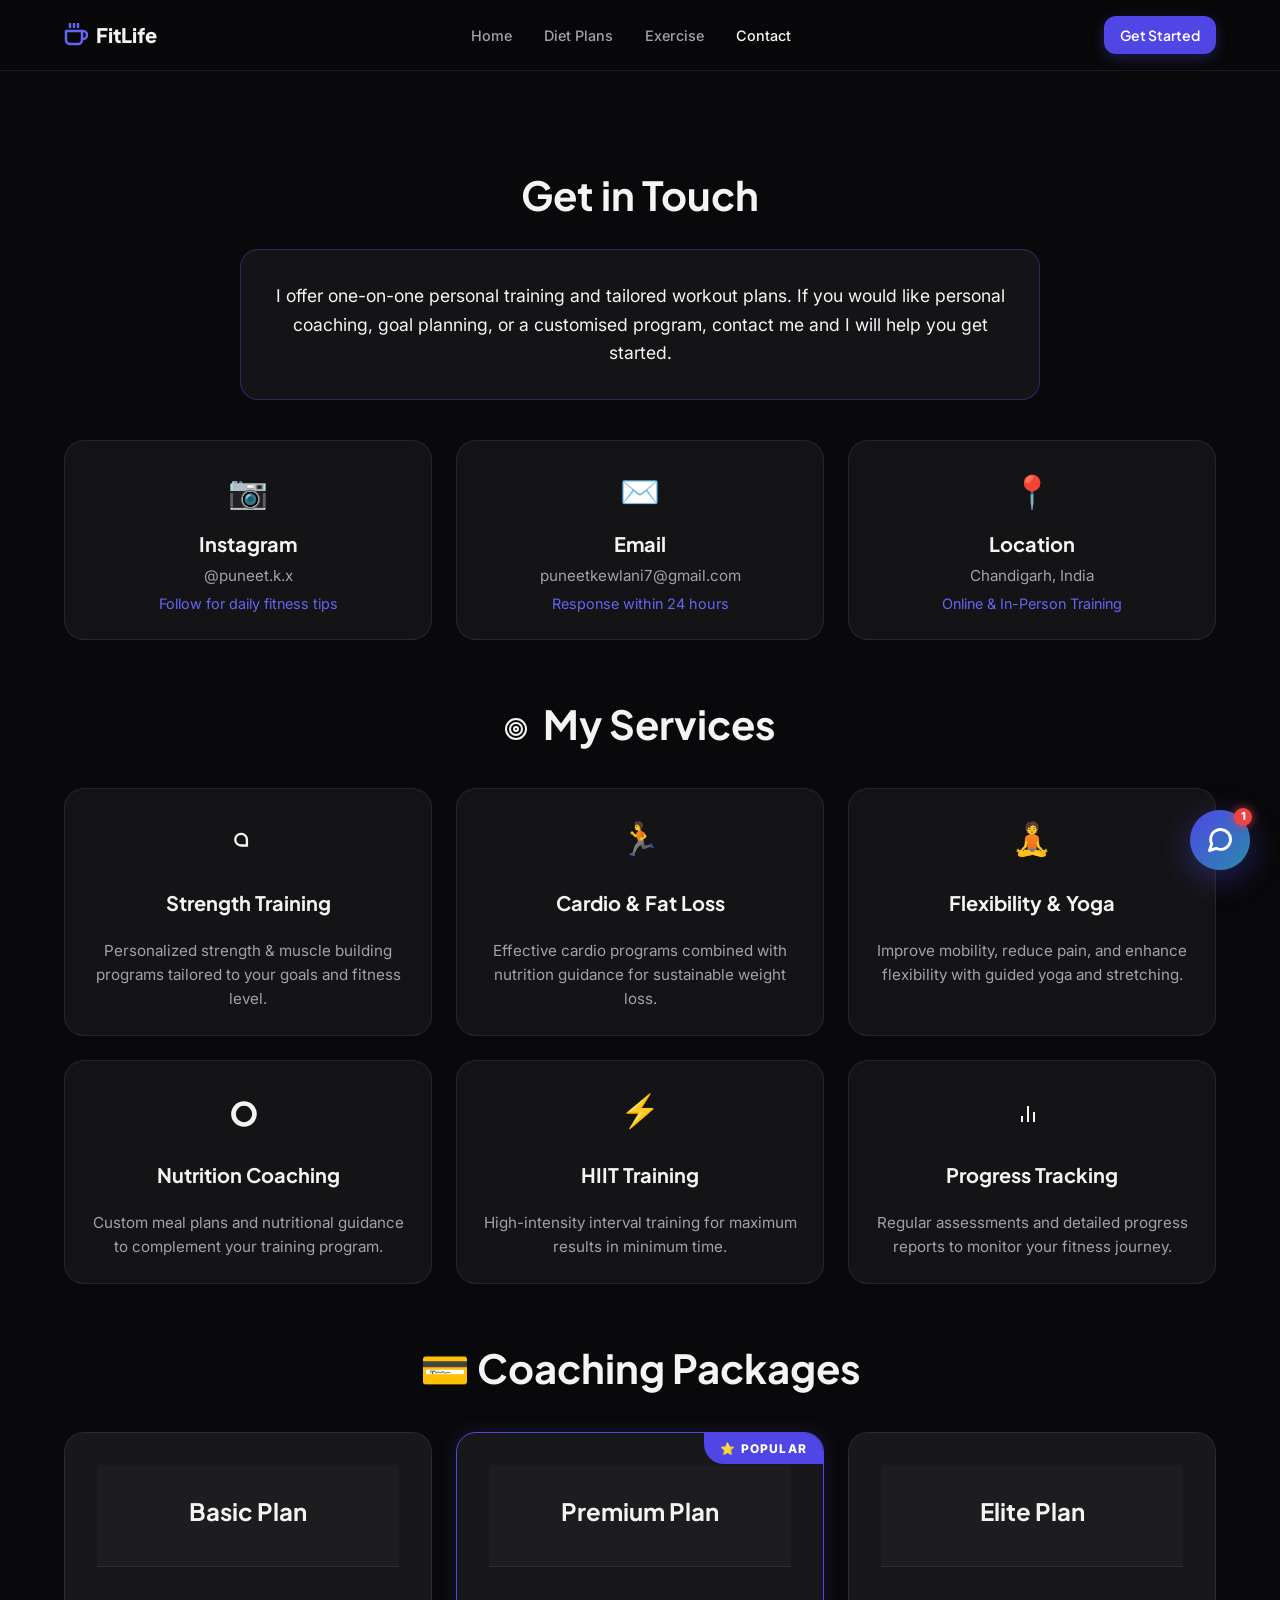
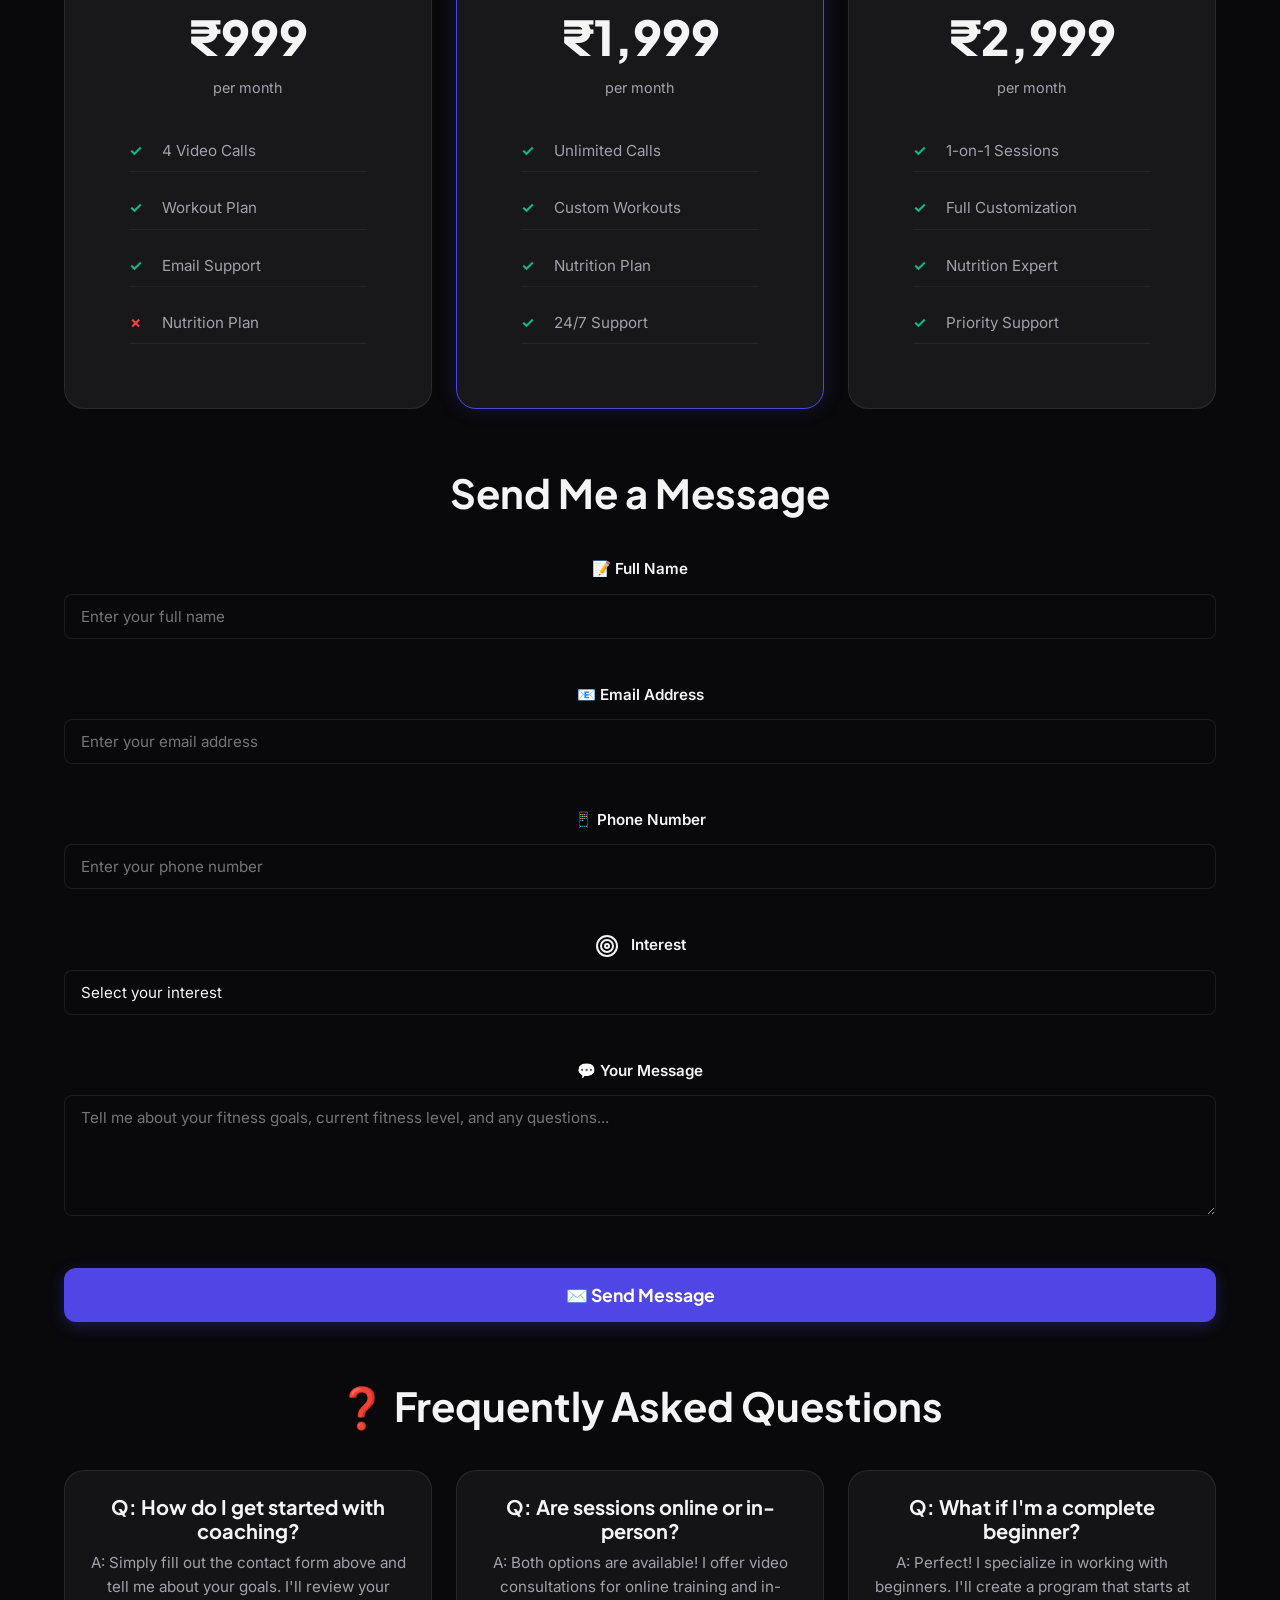
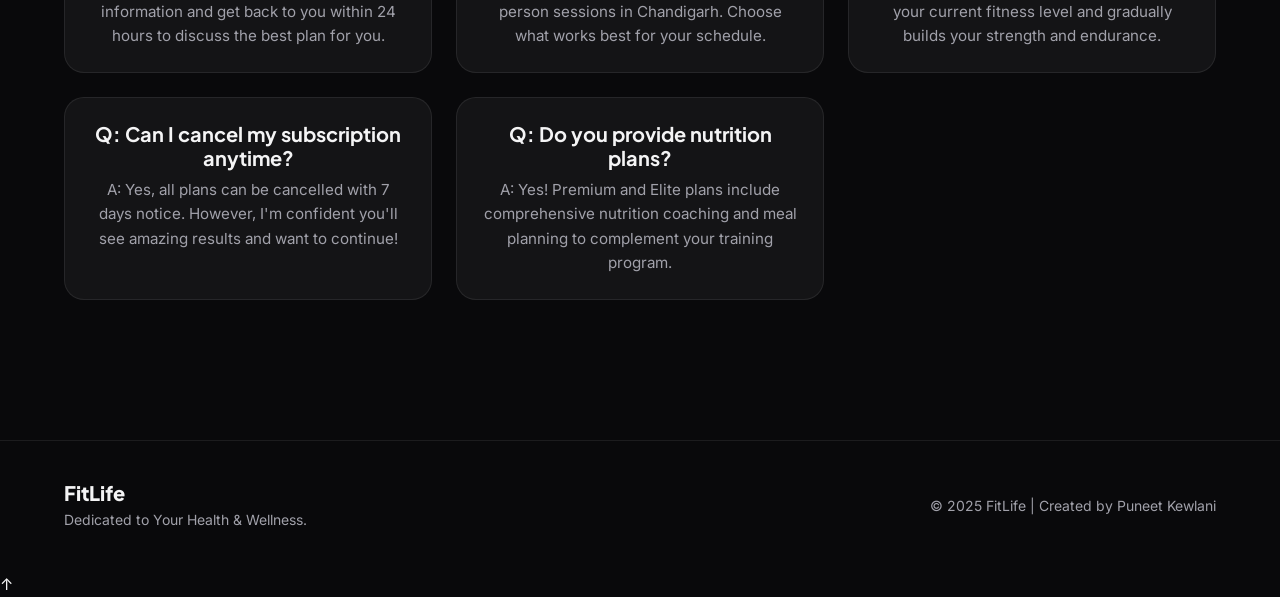
<file: contact.html>
<!DOCTYPE html>
<html lang="en">
<head>
  <meta charset="UTF-8">
  <meta name="viewport" content="width=device-width, initial-scale=1.0">
  <meta name="description" content="Contact us for fitness coaching and wellness inquiries.">
  <title>Contact - Fitness Blog</title>
  <link rel="icon" href="assets/images/favicon.svg" type="image/svg+xml">
  <link rel="preconnect" href="https://fonts.googleapis.com">
  <link rel="preconnect" href="https://fonts.gstatic.com" crossorigin>
  <link href="https://fonts.googleapis.com/css2?family=Inter:wght@400;500;600;700;800;900&display=swap" rel="stylesheet">
  <link rel="stylesheet" href="assets/css/modern.css">
  <link href="https://fonts.googleapis.com/css2?family=Plus+Jakarta+Sans:wght@400;500;600;700;800&family=Inter:wght@400;500;600&display=swap" rel="stylesheet">
</head>
<body>

    <header id="top" class="site-header">
    <div class="container header-inner">
      <a href="index.html" class="logo">
        <span class="logo-icon">
          <svg width="24" height="24" viewBox="0 0 24 24" fill="none" stroke="currentColor" stroke-width="2.5" stroke-linecap="round" stroke-linejoin="round"><path d="M18 8h1a4 4 0 0 1 0 8h-1"></path><path d="M2 8h16v9a4 4 0 0 1-4 4H6a4 4 0 0 1-4-4V8z"></path><line x1="6" y1="1" x2="6" y2="4"></line><line x1="10" y1="1" x2="10" y2="4"></line><line x1="14" y1="1" x2="14" y2="4"></line></svg>
        </span>
        FitLife
      </a>
      <nav class="site-nav">
        <a href="index.html">Home</a>
        <a href="diet.html">Diet Plans</a>
        <a href="exercise.html">Exercise</a>
        <a href="contact.html" class="active">Contact</a>
      </nav>
      <a href="index.html#assessment" class="btn btn-sm btn-primary">Get Started</a>
    </div>
  </header>

  <section class="section-padding">
    <div class="container text-center">
    <h2 class="section-title">Get in Touch</h2>

    <div class="welcome-card" style="max-width: 800px; margin: 30px auto 40px; text-align: center; border-radius: 18px;">
      I offer one-on-one personal training and tailored workout plans. If you would like personal coaching, goal planning, or a customised program, contact me and I will help you get started.
    </div>

    <!-- Contact Information Cards -->
    <div class="info-grid">

      <div class="info-card instagram">
        <div class="info-icon">📷</div>
        <h4 style="">Instagram</h4>
        <p>@puneet.k.x<br><span style="font-size: 0.9rem; ">Follow for daily fitness tips</span></p>
      </div>

      <div class="info-card email">
        <div class="info-icon">✉️</div>
        <h4 style="">Email</h4>
        <p>puneetkewlani7@gmail.com<br><span style="font-size: 0.9rem; ">Response within 24 hours</span></p>
      </div>

      <div class="info-card location">
        <div class="info-icon">📍</div>
        <h4 style="">Location</h4>
        <p>Chandigarh, India<br><span style="font-size: 0.9rem; ">Online & In-Person Training</span></p>
      </div>

    </div>

    <!-- Services Section -->
    <h3 class="section-title" style="margin: 60px 0 40px;"><svg width="24" height="24" viewBox="0 0 24 24" fill="none" class="text-primary" stroke="currentColor" stroke-width="2" style="vertical-align:middle;margin-right:8px;"><circle cx="12" cy="12" r="10"/><circle cx="12" cy="12" r="6"/><circle cx="12" cy="12" r="2"/></svg> My Services</h3>

    <div class="services-grid">

      <div class="service-card red">
        <div style="font-size: 2rem; margin-bottom: 10px;"><svg width="28" height="28" viewBox="0 0 24 24" fill="none" stroke="currentColor" stroke-width="2" style="vertical-align:middle;margin-right:8px;"><path d="M14.5 10c0-2.8-2.2-5-5-5a5 5 0 000 10h5z"/></svg></div>
        <h5>Strength Training</h5>
        <p>Personalized strength & muscle building programs tailored to your goals and fitness level.</p>
      </div>

      <div class="service-card green">
        <div style="font-size: 2rem; margin-bottom: 10px;">🏃</div>
        <h5>Cardio & Fat Loss</h5>
        <p>Effective cardio programs combined with nutrition guidance for sustainable weight loss.</p>
      </div>

      <div class="service-card yellow">
        <div style="font-size: 2rem; margin-bottom: 10px;">🧘</div>
        <h5>Flexibility & Yoga</h5>
        <p>Improve mobility, reduce pain, and enhance flexibility with guided yoga and stretching.</p>
      </div>

      <div class="service-card cyan">
        <div style="font-size: 2rem; margin-bottom: 10px;"><svg width="28" height="28" viewBox="0 0 24 24" fill="none" stroke="currentColor" stroke-width="2" style="vertical-align:middle;margin-right:8px;"><path d="M12 2C6.48 2 2 6.48 2 12s4.48 10 10 10 10-4.48 10-10S17.52 2 12 2zm0 18c-4.41 0-8-3.59-8-8s3.59-8 8-8 8 3.59 8 8-3.59 8-8 8z"/></svg></div>
        <h5>Nutrition Coaching</h5>
        <p>Custom meal plans and nutritional guidance to complement your training program.</p>
      </div>

      <div class="service-card purple">
        <div style="font-size: 2rem; margin-bottom: 10px;">⚡</div>
        <h5>HIIT Training</h5>
        <p>High-intensity interval training for maximum results in minimum time.</p>
      </div>

      <div class="service-card teal">
        <div style="font-size: 2rem; margin-bottom: 10px;"><svg width="24" height="24" viewBox="0 0 24 24" fill="none" class="text-primary" stroke="currentColor" stroke-width="2" style="vertical-align:middle;margin-right:8px;"><line x1="18" y1="20" x2="18" y2="10"/><line x1="12" y1="20" x2="12" y2="4"/><line x1="6" y1="20" x2="6" y2="14"/></svg></div>
        <h5>Progress Tracking</h5>
        <p>Regular assessments and detailed progress reports to monitor your fitness journey.</p>
      </div>

    </div>

    <!-- Packages Section -->
    <h3 class="section-title" style="margin: 60px 0 40px;">💳 Coaching Packages</h3>

    <div class="pricing-grid">

      <div class="pricing-card basic">
        <div class="pricing-header">
          <h5>Basic Plan</h5>
        </div>
        <div class="pricing-body">
          <div class="pricing-price">
            <div class="amount">₹999</div>
            <p class="period">per month</p>
          </div>
          <ul class="pricing-features">
            <li><span class="check" style="">✓</span> 4 Video Calls</li>
            <li><span class="check" style="">✓</span> Workout Plan</li>
            <li><span class="check" style="">✓</span> Email Support</li>
            <li><span class="cross">✗</span> Nutrition Plan</li>
          </ul>
        </div>
      </div>

      <div class="pricing-card premium popular" style="position: relative;">
        <div class="pricing-badge">⭐ POPULAR</div>
        <div class="pricing-header">
          <h5>Premium Plan</h5>
        </div>
        <div class="pricing-body">
          <div class="pricing-price">
            <div class="amount">₹1,999</div>
            <p class="period">per month</p>
          </div>
          <ul class="pricing-features">
            <li><span class="check" style="">✓</span> Unlimited Calls</li>
            <li><span class="check" style="">✓</span> Custom Workouts</li>
            <li><span class="check" style="">✓</span> Nutrition Plan</li>
            <li><span class="check" style="">✓</span> 24/7 Support</li>
          </ul>
        </div>
      </div>

      <div class="pricing-card elite" style="position: relative;">
        <div class="pricing-header">
          <h5>Elite Plan</h5>
        </div>
        <div class="pricing-body">
          <div class="pricing-price">
            <div class="amount">₹2,999</div>
            <p class="period">per month</p>
          </div>
          <ul class="pricing-features">
            <li><span class="check" style="">✓</span> 1-on-1 Sessions</li>
            <li><span class="check" style="">✓</span> Full Customization</li>
            <li><span class="check" style="">✓</span> Nutrition Expert</li>
            <li><span class="check" style="">✓</span> Priority Support</li>
          </ul>
        </div>
      </div>

    </div>

    <!-- Contact Form -->
    <h3 class="section-title" style="margin: 60px 0 40px;">Send Me a Message</h3>

    <form id="contactForm" class="form-container">
      <div class="form-group">
        <label class="form-label">📝 Full Name</label>
        <input type="text" class="form-input" placeholder="Enter your full name" required>
      </div>

      <div class="form-group">
        <label class="form-label">📧 Email Address</label>
        <input type="email" class="form-input" placeholder="Enter your email address" required>
      </div>

      <div class="form-group">
        <label class="form-label">📱 Phone Number</label>
        <input type="tel" class="form-input" placeholder="Enter your phone number" required>
      </div>

      <div class="form-group">
        <label class="form-label"><svg width="24" height="24" viewBox="0 0 24 24" fill="none" class="text-primary" stroke="currentColor" stroke-width="2" style="vertical-align:middle;margin-right:8px;"><circle cx="12" cy="12" r="10"/><circle cx="12" cy="12" r="6"/><circle cx="12" cy="12" r="2"/></svg> Interest</label>
        <select class="form-select" required>
          <option value="">Select your interest</option>
          <option value="strength">Strength Training</option>
          <option value="cardio">Cardio & Fat Loss</option>
          <option value="yoga">Flexibility & Yoga</option>
          <option value="nutrition">Nutrition Coaching</option>
          <option value="hiit">HIIT Training</option>
          <option value="general">General Inquiry</option>
        </select>
      </div>

      <div class="form-group">
        <label class="form-label">💬 Your Message</label>
        <textarea class="form-textarea" rows="5" placeholder="Tell me about your fitness goals, current fitness level, and any questions..."></textarea>
      </div>

      <div class="text-center" style="margin-top: 15px;">
        <input type="submit" id="contactSubmitBtn" class="form-submit" value="✉️ Send Message">
      </div>
    </form>

    <!-- FAQ Section -->
    <h3 class="section-title" style="margin: 60px 0 40px;">❓ Frequently Asked Questions</h3>

    <div class="faq-grid">

      <div class="faq-item teal">
        <h5>Q: How do I get started with coaching?</h5>
        <p>A: Simply fill out the contact form above and tell me about your goals. I'll review your information and get back to you within 24 hours to discuss the best plan for you.</p>
      </div>

      <div class="faq-item green">
        <h5>Q: Are sessions online or in-person?</h5>
        <p>A: Both options are available! I offer video consultations for online training and in-person sessions in Chandigarh. Choose what works best for your schedule.</p>
      </div>

      <div class="faq-item yellow">
        <h5>Q: What if I'm a complete beginner?</h5>
        <p>A: Perfect! I specialize in working with beginners. I'll create a program that starts at your current fitness level and gradually builds your strength and endurance.</p>
      </div>

      <div class="faq-item red">
        <h5>Q: Can I cancel my subscription anytime?</h5>
        <p>A: Yes, all plans can be cancelled with 7 days notice. However, I'm confident you'll see amazing results and want to continue!</p>
      </div>

      <div class="faq-item cyan">
        <h5>Q: Do you provide nutrition plans?</h5>
        <p>A: Yes! Premium and Elite plans include comprehensive nutrition coaching and meal planning to complement your training program.</p>
      </div>

    </div>

      </div>
  </section>

    <footer class="site-footer">
    <div class="container footer-inner">
      <div class="footer-brand">
        <h4>FitLife</h4>
        <p>Dedicated to Your Health & Wellness.</p>
      </div>
      <div class="footer-links">
        <p>© 2025 FitLife | Created by Puneet Kewlani</p>
      </div>
    </div>
  </footer>

  <a href="#top" class="scroll-top">↑</a>

  <script>
    // Backend API URL - Dynamic based on environment
    const API_URL = window.location.origin;

    // Contact Form Handler
    document.addEventListener('DOMContentLoaded', function() {
      const contactForm = document.getElementById('contactForm');
      if (contactForm) {
        contactForm.addEventListener('submit', async function(e) {
          e.preventDefault();

          // Get form values
          const inputs = contactForm.querySelectorAll('input, select, textarea');
          const name = inputs[0].value;
          const email = inputs[1].value;
          const phone = inputs[2].value;
          const interest = inputs[3].value;
          const message = inputs[4].value;

          // Validate
          if (!name || !email || !phone || !interest || !message) {
            alert('❌ Please fill all required fields!');
            return;
          }

          // Show loading state
          const btn = document.getElementById('contactSubmitBtn');
          const originalText = btn.value;
          btn.value = '⏳ Sending...';
          btn.disabled = true;

          try {
            const response = await fetch(`${API_URL}/api/contact`, {
              method: 'POST',
              headers: {
                'Content-Type': 'application/json',
              },
              body: JSON.stringify({
                name,
                email,
                phone,
                interest,
                message
              })
            });

            const data = await response.json();

            if (data.status === 'success') {
              alert('✅ ' + data.message + '\nI will get back to you at ' + email + ' soon!');
              contactForm.reset();
              btn.value = '✉️ Send Message';
              btn.disabled = false;
            } else {
              alert('❌ Error: ' + data.message);
              btn.value = originalText;
              btn.disabled = false;
            }
          } catch (error) {
            alert('❌ Connection error. Make sure the backend server is running on port 5000.\n\nTo start the server, open terminal in the backend folder and run: python app.py');
            btn.value = originalText;
            btn.disabled = false;
            console.error('Error:', error);
        });
      }
    });
  </script>

  <!-- Core FitLife AI Chatbot Module -->
  <script src="assets/js/chatbot.js" defer></script>
</body>
</html>
</file>
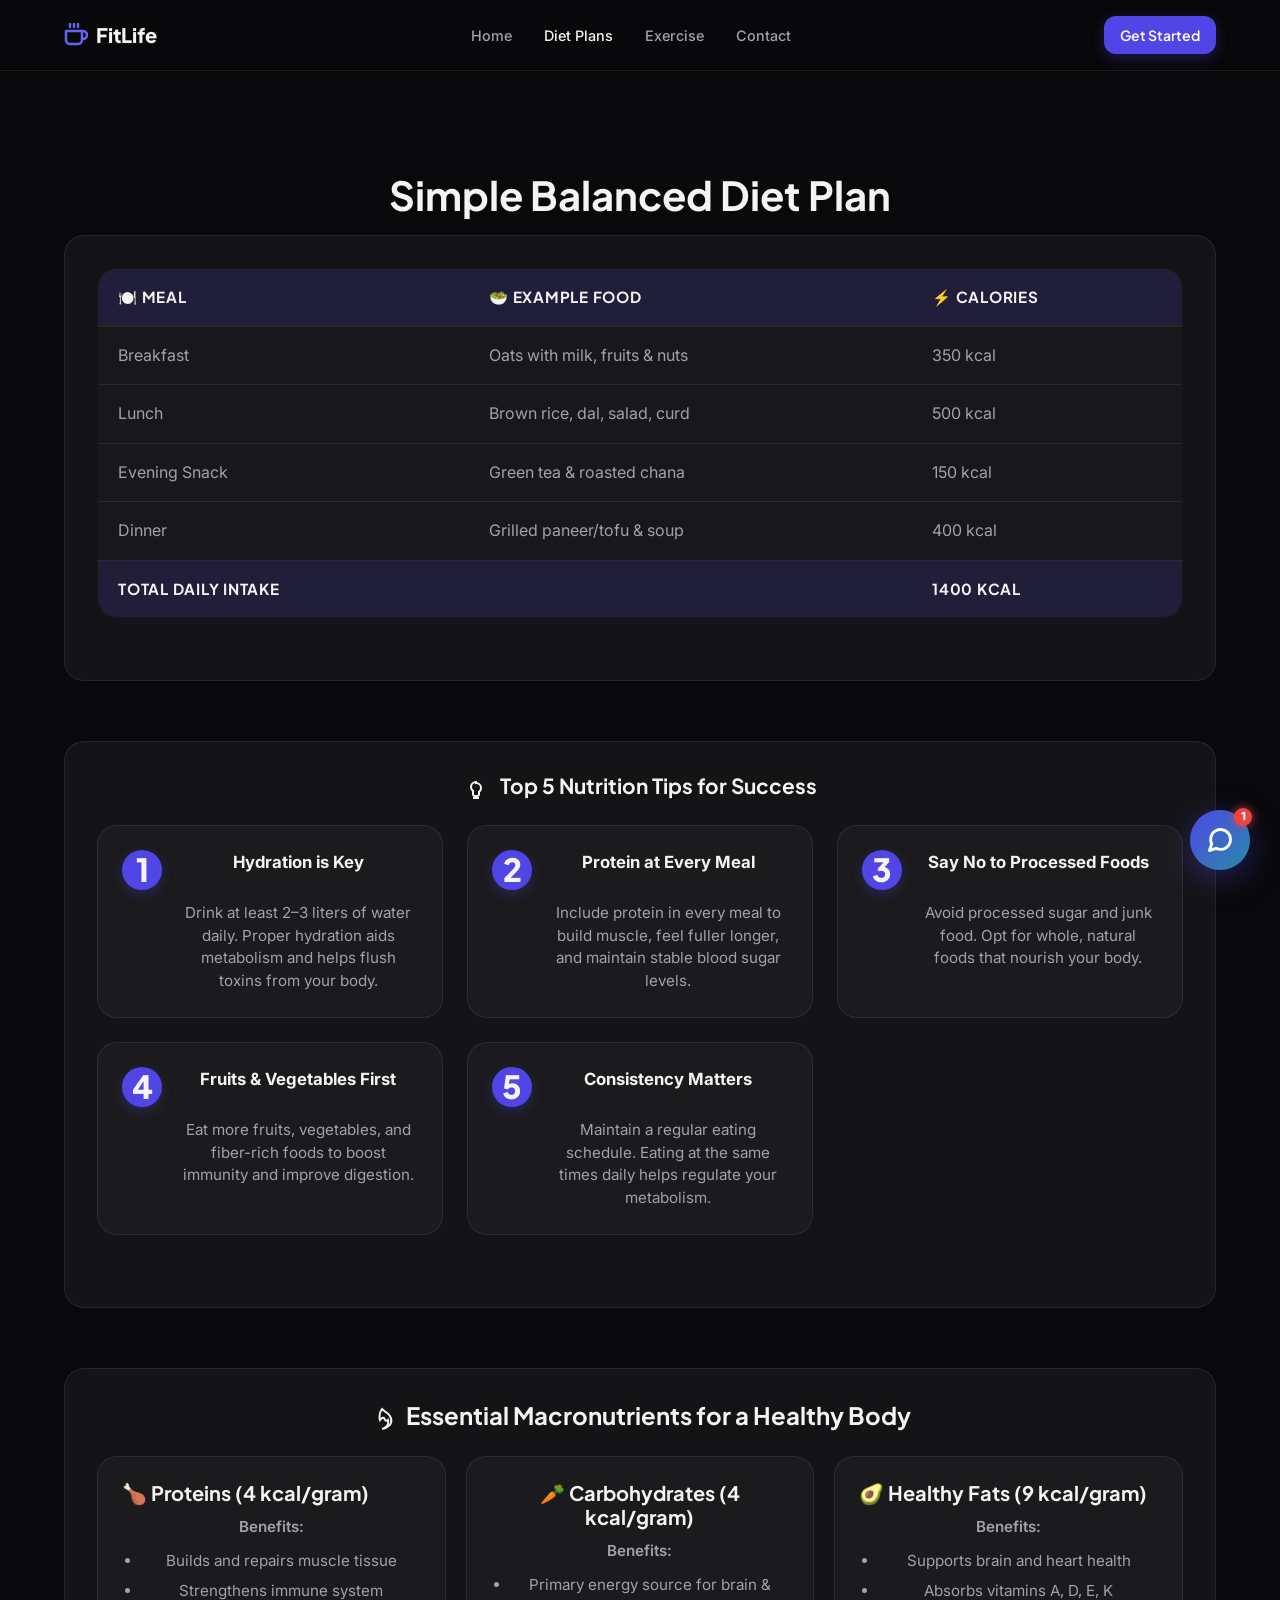
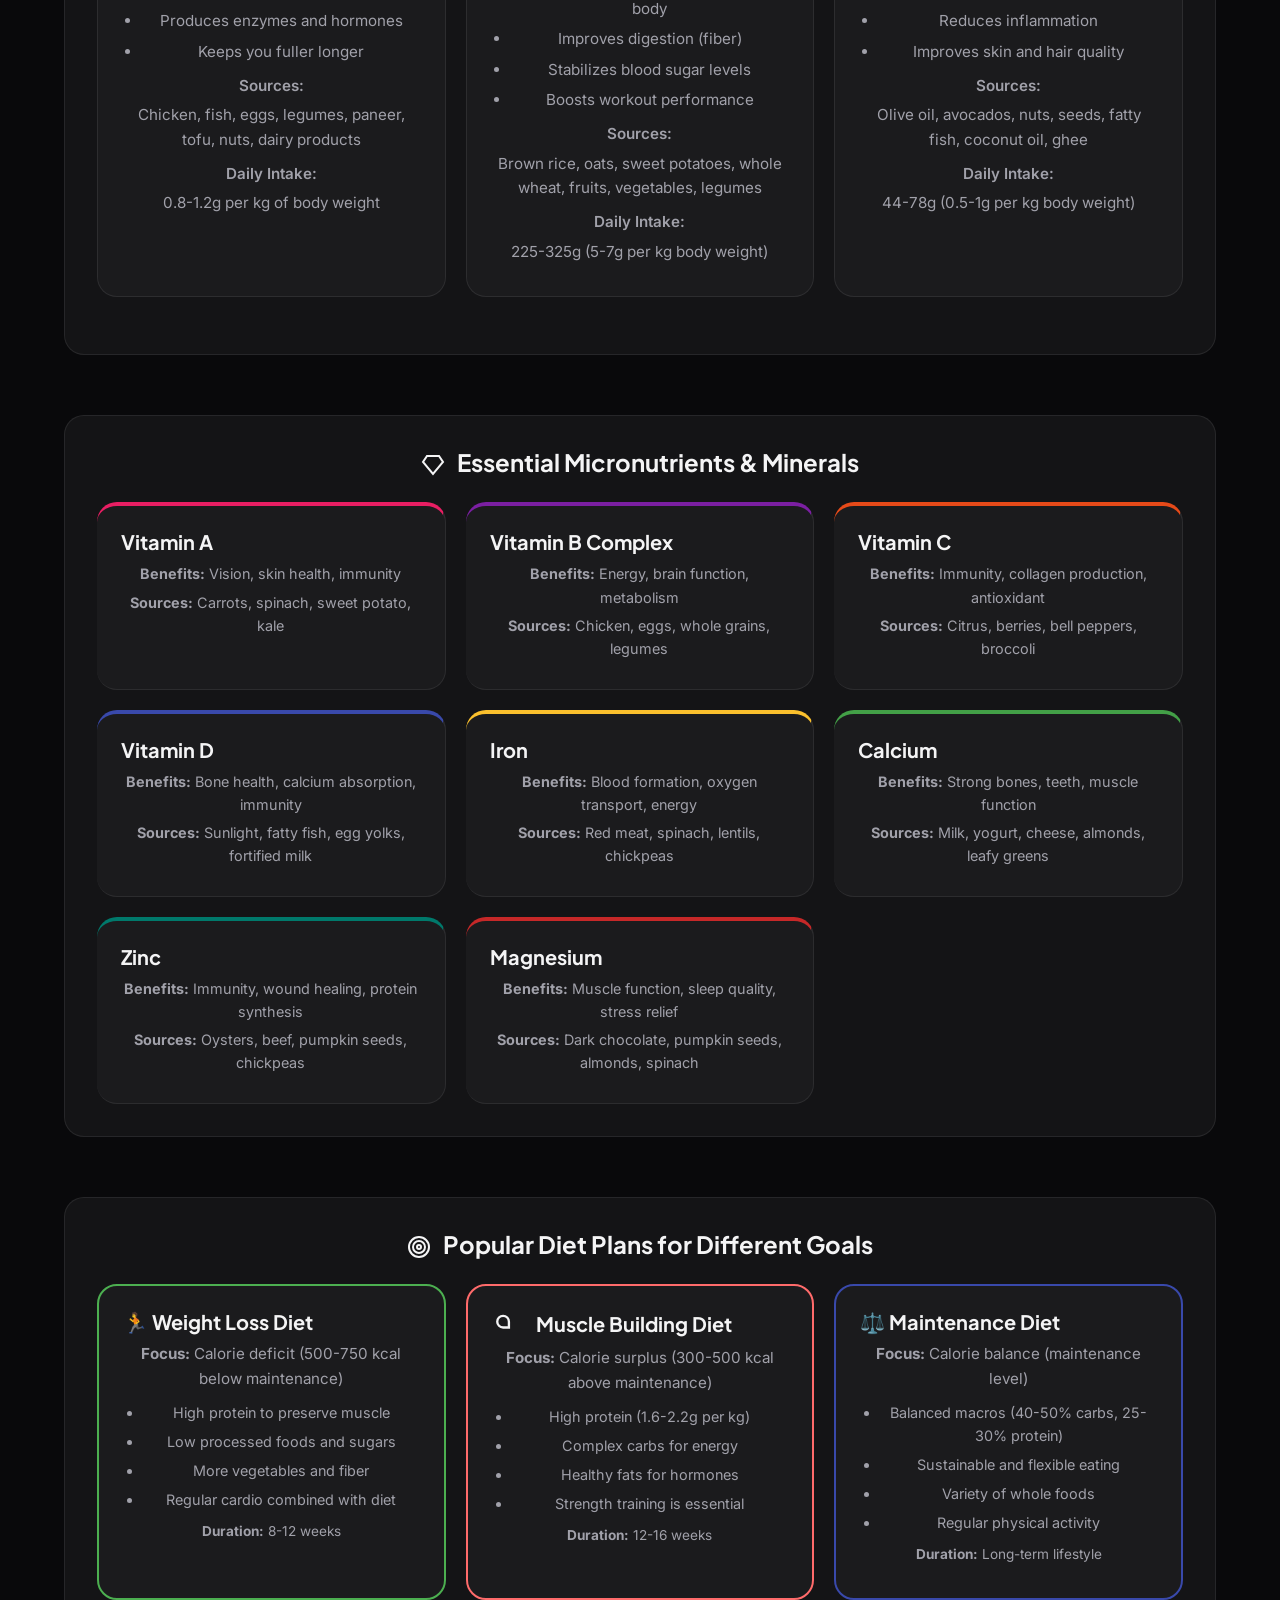
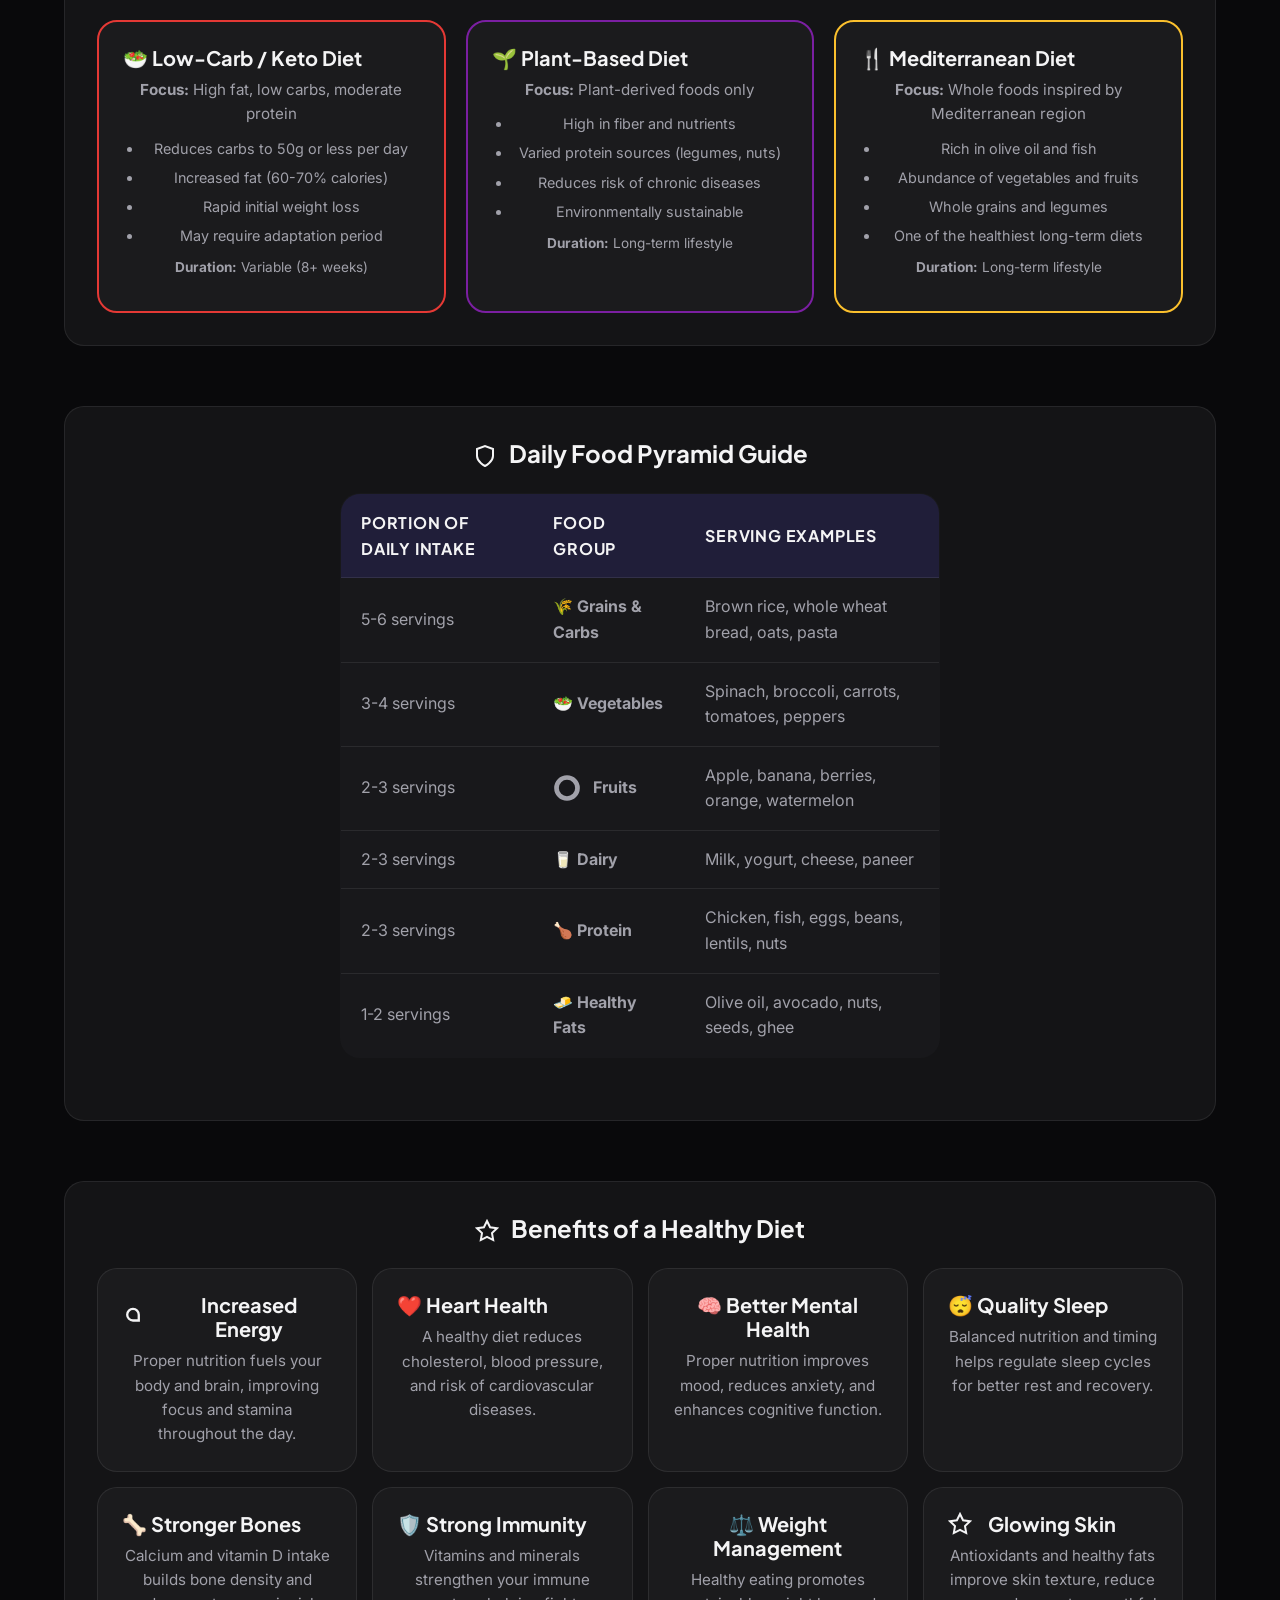
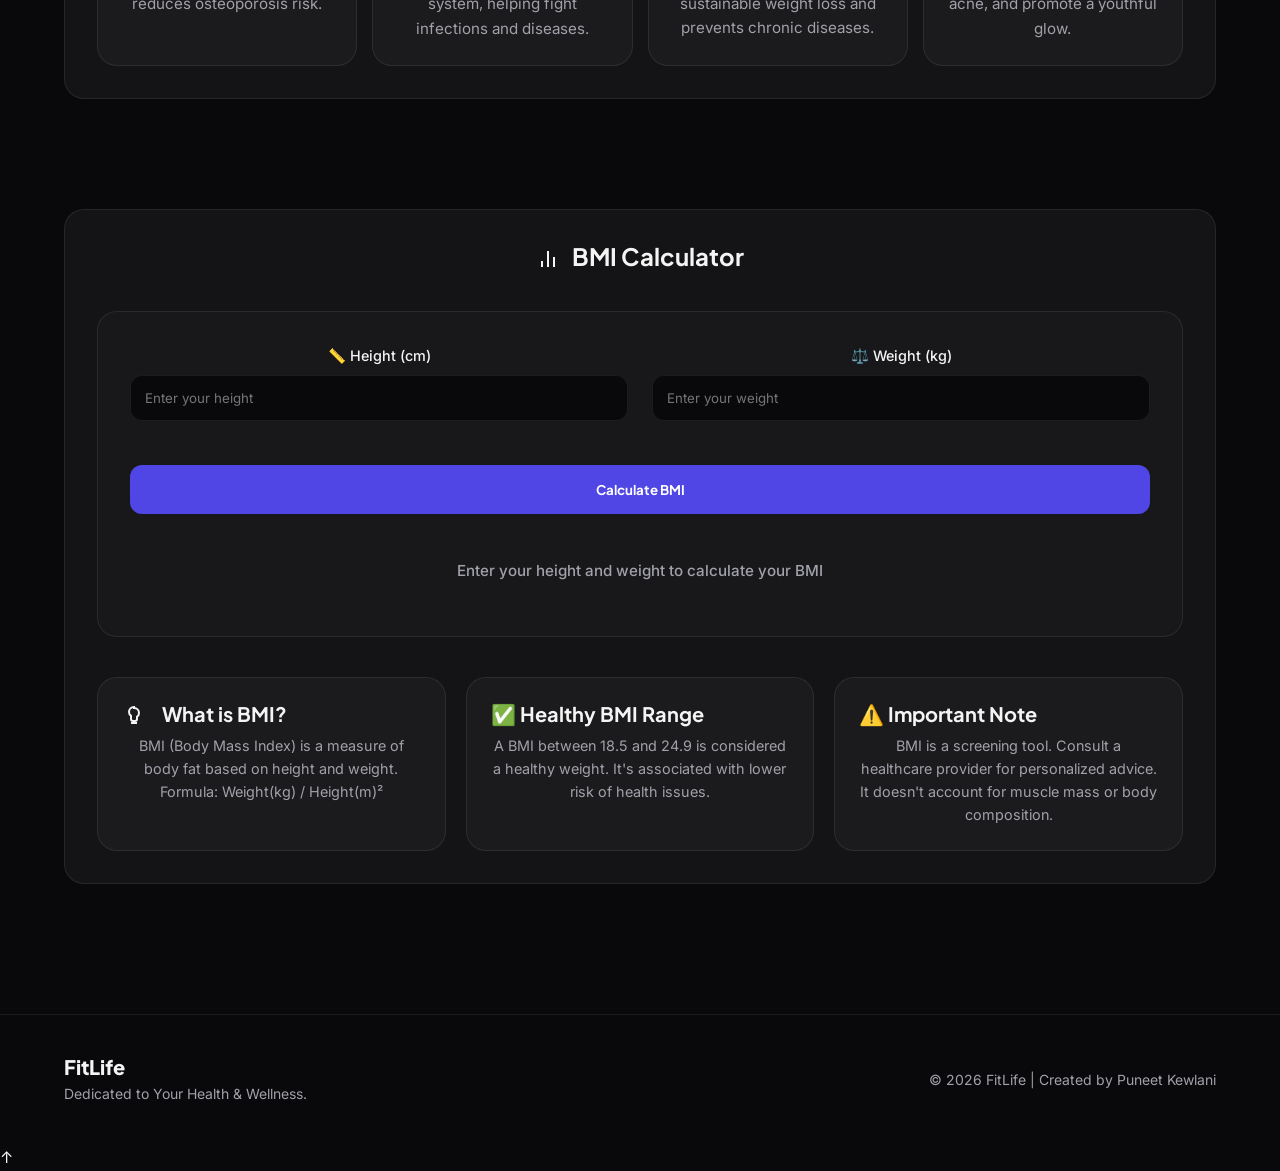
<file: diet.html>
<!DOCTYPE html>
<html lang="en">
<head>
  <meta charset="UTF-8">
  <meta name="viewport" content="width=device-width, initial-scale=1.0">
  <meta name="description" content="Explore our nutritional diet plans designed for fitness and wellness.">
  <title>Diet Plans - Fitness Blog</title>
  <link rel="icon" href="assets/images/favicon.svg" type="image/svg+xml">
  <link rel="preconnect" href="https://fonts.googleapis.com">
  <link rel="preconnect" href="https://fonts.gstatic.com" crossorigin>
  <link href="https://fonts.googleapis.com/css2?family=Inter:wght@400;500;600;700;800;900&display=swap" rel="stylesheet">
  <link rel="stylesheet" href="assets/css/modern.css">
  <link href="https://fonts.googleapis.com/css2?family=Plus+Jakarta+Sans:wght@400;500;600;700;800&family=Inter:wght@400;500;600&display=swap" rel="stylesheet">
</head>
<body>

    <header id="top" class="site-header">
    <div class="container header-inner">
      <a href="index.html" class="logo">
        <span class="logo-icon">
          <svg width="24" height="24" viewBox="0 0 24 24" fill="none" stroke="currentColor" stroke-width="2.5" stroke-linecap="round" stroke-linejoin="round"><path d="M18 8h1a4 4 0 0 1 0 8h-1"></path><path d="M2 8h16v9a4 4 0 0 1-4 4H6a4 4 0 0 1-4-4V8z"></path><line x1="6" y1="1" x2="6" y2="4"></line><line x1="10" y1="1" x2="10" y2="4"></line><line x1="14" y1="1" x2="14" y2="4"></line></svg>
        </span>
        FitLife
      </a>
      <nav class="site-nav">
        <a href="index.html">Home</a>
        <a href="diet.html" class="active">Diet Plans</a>
        <a href="exercise.html">Exercise</a>
        <a href="contact.html">Contact</a>
      </nav>
      <a href="index.html#assessment" class="btn btn-sm btn-primary">Get Started</a>
    </div>
  </header>

  <section class="section-padding">
    <div class="container text-center">
    <h2 class="section-title">Simple Balanced Diet Plan</h2>

    <div class="diet-container" style="display: flex; flex-direction: column; gap: 30px;">

      <!-- Diet Plan Table -->
      <div class="card card-padding">
        <table class="data-table">
          <tr>
            <th>🍽️ Meal</th>
            <th>🥗 Example Food</th>
            <th>⚡ Calories</th>
          </tr>
          <tr>
            <td>Breakfast</td>
            <td>Oats with milk, fruits & nuts</td>
            <td>350 kcal</td>
          </tr>
          <tr>
            <td>Lunch</td>
            <td>Brown rice, dal, salad, curd</td>
            <td>500 kcal</td>
          </tr>
          <tr>
            <td>Evening Snack</td>
            <td>Green tea & roasted chana</td>
            <td>150 kcal</td>
          </tr>
          <tr>
            <td>Dinner</td>
            <td>Grilled paneer/tofu & soup</td>
            <td>400 kcal</td>
          </tr>
          <tr>
            <th>Total Daily Intake</th>
            <th></th>
            <th>1400 kcal</th>
          </tr>
        </table>
      </div>

      <!-- Nutrition Tips Section -->
      <div class="card card-padding">
        <h3 style=" font-size: 1.3rem; margin-top: 0; margin-bottom: 20px; text-align: center;"><svg width="24" height="24" viewBox="0 0 24 24" fill="none" stroke="currentColor" stroke-width="2" style="vertical-align:middle;margin-right:8px;"><path d="M9 21h6m-3-3v3m0-16a5 5 0 00-5 5c0 1.57.8 2.94 2 3.75V17a2 2 0 002 2h2a2 2 0 002-2v-2.25c1.2-.81 2-2.18 2-3.75a5 5 0 00-5-5z"/></svg> Top 5 Nutrition Tips for Success</h3>
        <div class="tips-grid">
          <div class="tip-card">
            <div class="tip-number">1</div>
            <div class="tip-text">
              <strong>Hydration is Key</strong><br>
              Drink at least 2–3 liters of water daily. Proper hydration aids metabolism and helps flush toxins from your body.
            </div>
          </div>

          <div class="tip-card">
            <div class="tip-number">2</div>
            <div class="tip-text">
              <strong>Protein at Every Meal</strong><br>
              Include protein in every meal to build muscle, feel fuller longer, and maintain stable blood sugar levels.
            </div>
          </div>

          <div class="tip-card">
            <div class="tip-number">3</div>
            <div class="tip-text">
              <strong>Say No to Processed Foods</strong><br>
              Avoid processed sugar and junk food. Opt for whole, natural foods that nourish your body.
            </div>
          </div>

          <div class="tip-card">
            <div class="tip-number">4</div>
            <div class="tip-text">
              <strong>Fruits & Vegetables First</strong><br>
              Eat more fruits, vegetables, and fiber-rich foods to boost immunity and improve digestion.
            </div>
          </div>

          <div class="tip-card">
            <div class="tip-number">5</div>
            <div class="tip-text">
              <strong>Consistency Matters</strong><br>
              Maintain a regular eating schedule. Eating at the same times daily helps regulate your metabolism.
            </div>
          </div>
        </div>
      </div>

      <!-- Essential Macronutrients Section -->
      <div class="card card-padding">
        <h3 style=" font-size: 1.5rem; margin-top: 0; margin-bottom: 25px; text-align: center;"><svg width="24" height="24" viewBox="0 0 24 24" fill="none" stroke="currentColor" stroke-width="2" style="vertical-align:middle;margin-right:8px;"><path d="M12 2c-4 5-2 11-2 11 2-3 4-2 4-2 1 2 2 4 4 2 2 7-6 9-6 9s7-1 9-6c2-6-4-10-4-10-1.5-1-5-4-5-4z"/></svg> Essential Macronutrients for a Healthy Body</h3>

        <div style="display: grid; grid-template-columns: repeat(auto-fit, minmax(300px, 1fr)); gap: 20px; margin-bottom: 25px;">

          <div class="info-box" style="border-left-">
            <h5 style="">🍗 Proteins (4 kcal/gram)</h5>
            <p style="font-weight: 600; margin: 10px 0 5px;">Benefits:</p>
            <ul style="margin: 10px 0; padding-left: 20px; ">
              <li>Builds and repairs muscle tissue</li>
              <li>Strengthens immune system</li>
              <li>Produces enzymes and hormones</li>
              <li>Keeps you fuller longer</li>
            </ul>
            <p style="font-weight: 600; margin: 10px 0 5px;">Sources:</p>
            <p style="">Chicken, fish, eggs, legumes, paneer, tofu, nuts, dairy products</p>
            <p style="font-weight: 600; margin: 10px 0 5px;">Daily Intake:</p>
            <p style="">0.8-1.2g per kg of body weight</p>
          </div>

          <div class="info-box" style="border-left-">
            <h5 style="">🥕 Carbohydrates (4 kcal/gram)</h5>
            <p style="font-weight: 600; margin: 10px 0 5px;">Benefits:</p>
            <ul style="margin: 10px 0; padding-left: 20px; ">
              <li>Primary energy source for brain & body</li>
              <li>Improves digestion (fiber)</li>
              <li>Stabilizes blood sugar levels</li>
              <li>Boosts workout performance</li>
            </ul>
            <p style="font-weight: 600; margin: 10px 0 5px;">Sources:</p>
            <p style="">Brown rice, oats, sweet potatoes, whole wheat, fruits, vegetables, legumes</p>
            <p style="font-weight: 600; margin: 10px 0 5px;">Daily Intake:</p>
            <p style="">225-325g (5-7g per kg body weight)</p>
          </div>

          <div class="info-box" style="border-left-">
            <h5 style="">🥑 Healthy Fats (9 kcal/gram)</h5>
            <p style="font-weight: 600; margin: 10px 0 5px;">Benefits:</p>
            <ul style="margin: 10px 0; padding-left: 20px; ">
              <li>Supports brain and heart health</li>
              <li>Absorbs vitamins A, D, E, K</li>
              <li>Reduces inflammation</li>
              <li>Improves skin and hair quality</li>
            </ul>
            <p style="font-weight: 600; margin: 10px 0 5px;">Sources:</p>
            <p style="">Olive oil, avocados, nuts, seeds, fatty fish, coconut oil, ghee</p>
            <p style="font-weight: 600; margin: 10px 0 5px;">Daily Intake:</p>
            <p style="">44-78g (0.5-1g per kg body weight)</p>
          </div>
        </div>
      </div>

      <!-- Essential Micronutrients Section -->
      <div class="card card-padding">
        <h3 style=" font-size: 1.5rem; margin-top: 0; margin-bottom: 25px; text-align: center;"><svg width="24" height="24" viewBox="0 0 24 24" fill="none" stroke="currentColor" stroke-width="2" style="vertical-align:middle;margin-right:8px;"><path d="M6 3h12l4 6-10 12L2 9l4-6z"/></svg> Essential Micronutrients & Minerals</h3>

        <div style="display: grid; grid-template-columns: repeat(auto-fit, minmax(280px, 1fr)); gap: 20px;">

          <div class="info-box" style="border-top: 4px solid #e91e63; border-left: none;">
            <h5 style="">Vitamin A</h5>
            <p style="margin: 5px 0; font-size: 0.9rem;"><strong>Benefits:</strong> Vision, skin health, immunity</p>
            <p style="margin: 5px 0; font-size: 0.9rem;"><strong>Sources:</strong> Carrots, spinach, sweet potato, kale</p>
          </div>

          <div class="info-box" style="border-top: 4px solid #7b1fa2; border-left: none;">
            <h5 style="">Vitamin B Complex</h5>
            <p style="margin: 5px 0; font-size: 0.9rem;"><strong>Benefits:</strong> Energy, brain function, metabolism</p>
            <p style="margin: 5px 0; font-size: 0.9rem;"><strong>Sources:</strong> Chicken, eggs, whole grains, legumes</p>
          </div>

          <div class="info-box" style="border-top: 4px solid #e64a19; border-left: none;">
            <h5 style="">Vitamin C</h5>
            <p style="margin: 5px 0; font-size: 0.9rem;"><strong>Benefits:</strong> Immunity, collagen production, antioxidant</p>
            <p style="margin: 5px 0; font-size: 0.9rem;"><strong>Sources:</strong> Citrus, berries, bell peppers, broccoli</p>
          </div>

          <div class="info-box" style="border-top: 4px solid #3949ab; border-left: none;">
            <h5 style="">Vitamin D</h5>
            <p style="margin: 5px 0; font-size: 0.9rem;"><strong>Benefits:</strong> Bone health, calcium absorption, immunity</p>
            <p style="margin: 5px 0; font-size: 0.9rem;"><strong>Sources:</strong> Sunlight, fatty fish, egg yolks, fortified milk</p>
          </div>

          <div class="info-box" style="border-top: 4px solid #fbc02d; border-left: none;">
            <h5 style="">Iron</h5>
            <p style="margin: 5px 0; font-size: 0.9rem;"><strong>Benefits:</strong> Blood formation, oxygen transport, energy</p>
            <p style="margin: 5px 0; font-size: 0.9rem;"><strong>Sources:</strong> Red meat, spinach, lentils, chickpeas</p>
          </div>

          <div class="info-box" style="border-top: 4px solid #43a047; border-left: none;">
            <h5 style="">Calcium</h5>
            <p style="margin: 5px 0; font-size: 0.9rem;"><strong>Benefits:</strong> Strong bones, teeth, muscle function</p>
            <p style="margin: 5px 0; font-size: 0.9rem;"><strong>Sources:</strong> Milk, yogurt, cheese, almonds, leafy greens</p>
          </div>

          <div class="info-box" style="border-top: 4px solid #00796b; border-left: none;">
            <h5 style="">Zinc</h5>
            <p style="margin: 5px 0; font-size: 0.9rem;"><strong>Benefits:</strong> Immunity, wound healing, protein synthesis</p>
            <p style="margin: 5px 0; font-size: 0.9rem;"><strong>Sources:</strong> Oysters, beef, pumpkin seeds, chickpeas</p>
          </div>

          <div class="info-box" style="border-top: 4px solid #c62828; border-left: none;">
            <h5 style="">Magnesium</h5>
            <p style="margin: 5px 0; font-size: 0.9rem;"><strong>Benefits:</strong> Muscle function, sleep quality, stress relief</p>
            <p style="margin: 5px 0; font-size: 0.9rem;"><strong>Sources:</strong> Dark chocolate, pumpkin seeds, almonds, spinach</p>
          </div>
        </div>
      </div>

      <!-- Popular Diet Plans Section -->
      <div class="card card-padding">
        <h3 style=" font-size: 1.5rem; margin-top: 0; margin-bottom: 25px; text-align: center;"><svg width="24" height="24" viewBox="0 0 24 24" fill="none" class="text-primary" stroke="currentColor" stroke-width="2" style="vertical-align:middle;margin-right:8px;"><circle cx="12" cy="12" r="10"/><circle cx="12" cy="12" r="6"/><circle cx="12" cy="12" r="2"/></svg> Popular Diet Plans for Different Goals</h3>

        <div style="display: grid; grid-template-columns: repeat(auto-fit, minmax(320px, 1fr)); gap: 20px;">

          <div class="info-box" style="border: 2px solid #4caf50; (135deg, rgba(76, 175, 80, 0.15), rgba(139, 195, 74, 0.15));">
            <h5 style="">🏃 Weight Loss Diet</h5>
            <p><strong>Focus:</strong> Calorie deficit (500-750 kcal below maintenance)</p>
            <ul style="margin: 10px 0; padding-left: 20px; font-size: 0.9rem; ">
              <li>High protein to preserve muscle</li>
              <li>Low processed foods and sugars</li>
              <li>More vegetables and fiber</li>
              <li>Regular cardio combined with diet</li>
            </ul>
            <p style="font-size: 0.85rem; "><strong>Duration:</strong> 8-12 weeks</p>
          </div>

          <div class="info-box" style="border: 2px solid #ff6b6b; (135deg, rgba(255, 107, 107, 0.15), rgba(255, 140, 60, 0.15));">
            <h5 style=""><svg width="28" height="28" viewBox="0 0 24 24" fill="none" stroke="currentColor" stroke-width="2" style="vertical-align:middle;margin-right:8px;"><path d="M14.5 10c0-2.8-2.2-5-5-5a5 5 0 000 10h5z"/></svg> Muscle Building Diet</h5>
            <p><strong>Focus:</strong> Calorie surplus (300-500 kcal above maintenance)</p>
            <ul style="margin: 10px 0; padding-left: 20px; font-size: 0.9rem; ">
              <li>High protein (1.6-2.2g per kg)</li>
              <li>Complex carbs for energy</li>
              <li>Healthy fats for hormones</li>
              <li>Strength training is essential</li>
            </ul>
            <p style="font-size: 0.85rem; "><strong>Duration:</strong> 12-16 weeks</p>
          </div>

          <div class="info-box" style="border: 2px solid #3949ab; (135deg, rgba(63, 81, 181, 0.15), rgba(66, 165, 245, 0.15));">
            <h5 style="">⚖️ Maintenance Diet</h5>
            <p><strong>Focus:</strong> Calorie balance (maintenance level)</p>
            <ul style="margin: 10px 0; padding-left: 20px; font-size: 0.9rem; ">
              <li>Balanced macros (40-50% carbs, 25-30% protein)</li>
              <li>Sustainable and flexible eating</li>
              <li>Variety of whole foods</li>
              <li>Regular physical activity</li>
            </ul>
            <p style="font-size: 0.85rem; "><strong>Duration:</strong> Long-term lifestyle</p>
          </div>

          <div class="info-box" style="border: 2px solid #e53935; (135deg, rgba(244, 67, 54, 0.15), rgba(229, 57, 53, 0.15));">
            <h5 style="">🥗 Low-Carb / Keto Diet</h5>
            <p><strong>Focus:</strong> High fat, low carbs, moderate protein</p>
            <ul style="margin: 10px 0; padding-left: 20px; font-size: 0.9rem; ">
              <li>Reduces carbs to 50g or less per day</li>
              <li>Increased fat (60-70% calories)</li>
              <li>Rapid initial weight loss</li>
              <li>May require adaptation period</li>
            </ul>
            <p style="font-size: 0.85rem; "><strong>Duration:</strong> Variable (8+ weeks)</p>
          </div>

          <div class="info-box" style="border: 2px solid #7b1fa2; (135deg, rgba(103, 58, 183, 0.15), rgba(121, 85, 205, 0.15));">
            <h5 style="">🌱 Plant-Based Diet</h5>
            <p><strong>Focus:</strong> Plant-derived foods only</p>
            <ul style="margin: 10px 0; padding-left: 20px; font-size: 0.9rem; ">
              <li>High in fiber and nutrients</li>
              <li>Varied protein sources (legumes, nuts)</li>
              <li>Reduces risk of chronic diseases</li>
              <li>Environmentally sustainable</li>
            </ul>
            <p style="font-size: 0.85rem; "><strong>Duration:</strong> Long-term lifestyle</p>
          </div>

          <div class="info-box" style="border: 2px solid #fbc02d; (135deg, rgba(255, 193, 7, 0.15), rgba(255, 235, 59, 0.15));">
            <h5 style="">🍴 Mediterranean Diet</h5>
            <p><strong>Focus:</strong> Whole foods inspired by Mediterranean region</p>
            <ul style="margin: 10px 0; padding-left: 20px; font-size: 0.9rem; ">
              <li>Rich in olive oil and fish</li>
              <li>Abundance of vegetables and fruits</li>
              <li>Whole grains and legumes</li>
              <li>One of the healthiest long-term diets</li>
            </ul>
            <p style="font-size: 0.85rem; "><strong>Duration:</strong> Long-term lifestyle</p>
          </div>
        </div>
      </div>

      <!-- Food Pyramid Section -->
      <div class="card card-padding">
        <h3 style=" font-size: 1.5rem; margin-top: 0; margin-bottom: 25px; text-align: center;"><svg width="24" height="24" viewBox="0 0 24 24" fill="none" class="text-primary" stroke="currentColor" stroke-width="2" style="vertical-align:middle;margin-right:8px;"><path d="M12 22s8-4 8-10V5l-8-3-8 3v7c0 6 8 10 8 10z"/></svg> Daily Food Pyramid Guide</h3>

        <div style="max-width: 600px; margin: 0 auto;">
          <table class="data-table">
            <tr>
              <th style="font-size: 1rem;">Portion of Daily Intake</th>
              <th style="font-size: 1rem;">Food Group</th>
              <th style="font-size: 1rem;">Serving Examples</th>
            </tr>
            <tr>
              <td>5-6 servings</td>
              <td><strong>🌾 Grains & Carbs</strong></td>
              <td>Brown rice, whole wheat bread, oats, pasta</td>
            </tr>
            <tr>
              <td>3-4 servings</td>
              <td><strong>🥗 Vegetables</strong></td>
              <td>Spinach, broccoli, carrots, tomatoes, peppers</td>
            </tr>
            <tr>
              <td>2-3 servings</td>
              <td><strong><svg width="28" height="28" viewBox="0 0 24 24" fill="none" stroke="currentColor" stroke-width="2" style="vertical-align:middle;margin-right:8px;"><path d="M12 2C6.48 2 2 6.48 2 12s4.48 10 10 10 10-4.48 10-10S17.52 2 12 2zm0 18c-4.41 0-8-3.59-8-8s3.59-8 8-8 8 3.59 8 8-3.59 8-8 8z"/></svg> Fruits</strong></td>
              <td>Apple, banana, berries, orange, watermelon</td>
            </tr>
            <tr>
              <td>2-3 servings</td>
              <td><strong>🥛 Dairy</strong></td>
              <td>Milk, yogurt, cheese, paneer</td>
            </tr>
            <tr>
              <td>2-3 servings</td>
              <td><strong>🍗 Protein</strong></td>
              <td>Chicken, fish, eggs, beans, lentils, nuts</td>
            </tr>
            <tr>
              <td>1-2 servings</td>
              <td><strong>🧈 Healthy Fats</strong></td>
              <td>Olive oil, avocado, nuts, seeds, ghee</td>
            </tr>
          </table>
        </div>
      </div>

      <!-- Benefits of Healthy Eating Section -->
      <div class="card card-padding">
        <h3 style=" font-size: 1.5rem; margin-top: 0; margin-bottom: 25px; text-align: center;"><svg width="24" height="24" viewBox="0 0 24 24" fill="none" class="text-primary" stroke="currentColor" stroke-width="2" style="vertical-align:middle;margin-right:8px;"><polygon points="12 2 15.09 8.26 22 9.27 17 14.14 18.18 21.02 12 17.77 5.82 21.02 7 14.14 2 9.27 8.91 8.26 12 2"/></svg> Benefits of a Healthy Diet</h3>

        <div style="display: grid; grid-template-columns: repeat(auto-fit, minmax(250px, 1fr)); gap: 15px;">
          <div class="info-box" style="border-left- background: rgba(76, 175, 80, 0.1);">
            <h5 style=""><svg width="28" height="28" viewBox="0 0 24 24" fill="none" stroke="currentColor" stroke-width="2" style="vertical-align:middle;margin-right:8px;"><path d="M14.5 10c0-2.8-2.2-5-5-5a5 5 0 000 10h5z"/></svg> Increased Energy</h5>
            <p style="margin: 0;">Proper nutrition fuels your body and brain, improving focus and stamina throughout the day.</p>
          </div>

          <div class="info-box" style="border-left- background: rgba(255, 87, 34, 0.1);">
            <h5 style="">❤️ Heart Health</h5>
            <p style="margin: 0;">A healthy diet reduces cholesterol, blood pressure, and risk of cardiovascular diseases.</p>
          </div>

          <div class="info-box" style="border-left- background: rgba(63, 81, 181, 0.1);">
            <h5 style="">🧠 Better Mental Health</h5>
            <p style="margin: 0;">Proper nutrition improves mood, reduces anxiety, and enhances cognitive function.</p>
          </div>

          <div class="info-box" style="border-left- background: rgba(233, 30, 99, 0.1);">
            <h5 style="">😴 Quality Sleep</h5>
            <p style="margin: 0;">Balanced nutrition and timing helps regulate sleep cycles for better rest and recovery.</p>
          </div>

          <div class="info-box" style="border-left- background: rgba(255, 193, 7, 0.1);">
            <h5 style="">🦴 Stronger Bones</h5>
            <p style="margin: 0;">Calcium and vitamin D intake builds bone density and reduces osteoporosis risk.</p>
          </div>

          <div class="info-box" style="border-left- background: rgba(0, 150, 136, 0.1);">
            <h5 style="">🛡️ Strong Immunity</h5>
            <p style="margin: 0;">Vitamins and minerals strengthen your immune system, helping fight infections and diseases.</p>
          </div>

          <div class="info-box" style="border-left- background: rgba(156, 39, 176, 0.1);">
            <h5 style="">⚖️ Weight Management</h5>
            <p style="margin: 0;">Healthy eating promotes sustainable weight loss and prevents chronic diseases.</p>
          </div>

          <div class="info-box" style="border-left- background: rgba(76, 175, 80, 0.1);">
            <h5 style=""><svg width="24" height="24" viewBox="0 0 24 24" fill="none" class="text-primary" stroke="currentColor" stroke-width="2" style="vertical-align:middle;margin-right:8px;"><polygon points="12 2 15.09 8.26 22 9.27 17 14.14 18.18 21.02 12 17.77 5.82 21.02 7 14.14 2 9.27 8.91 8.26 12 2"/></svg> Glowing Skin</h5>
            <p style="margin: 0;">Antioxidants and healthy fats improve skin texture, reduce acne, and promote a youthful glow.</p>
          </div>
        </div>
      </div>

      <!-- BMI Calculator Section -->
      <div class="card card-padding" style="margin-top: 50px;">
        <h3 style=" font-size: 1.5rem; margin-top: 0; margin-bottom: 30px; text-align: center;"><svg width="24" height="24" viewBox="0 0 24 24" fill="none" class="text-primary" stroke="currentColor" stroke-width="2" style="vertical-align:middle;margin-right:8px;"><line x1="18" y1="20" x2="18" y2="10"/><line x1="12" y1="20" x2="12" y2="4"/><line x1="6" y1="20" x2="6" y2="14"/></svg> BMI Calculator</h3>

        <div class="bmi-calculator">

          <div class="bmi-inputs">
            <div class="bmi-input-group">
              <label for="height">📏 Height (cm)</label>
              <input type="number" id="height" class="form-input" placeholder="Enter your height" min="50" max="250">
            </div>

            <div class="bmi-input-group">
              <label for="weight">⚖️ Weight (kg)</label>
              <input type="number" id="weight" class="form-input" placeholder="Enter your weight" min="20" max="200" step="0.1">
            </div>
          </div>

          <button onclick="calculateBMI()" class="assessment-submit" style="width: 100%; margin-bottom: 25px;">Calculate BMI</button>

          <!-- BMI Result Display -->
          <div id="bmiResult" class="bmi-result">
            <div class="bmi-result-box">
              <h4 style=" margin-top: 0; font-size: 1.1rem;">Your BMI Result</h4>

              <div class="bmi-value" id="bmiValue">--</div>

              <div class="bmi-category" id="bmiCategory">--</div>

              <div class="bmi-description" id="bmiDescription">--</div>

              <div class="bmi-ranges">
                <div class="bmi-range underweight">
                  <div class="label">Underweight</div>
                  <div class="value">BMI &lt; 18.5</div>
                </div>
                <div class="bmi-range normal">
                  <div class="label">Normal</div>
                  <div class="value">18.5 - 24.9</div>
                </div>
                <div class="bmi-range overweight">
                  <div class="label">Overweight</div>
                  <div class="value">25 - 29.9</div>
                </div>
                <div class="bmi-range obese">
                  <div class="label">Obese</div>
                  <div class="value">BMI ≥ 30</div>
                </div>
              </div>
            </div>
          </div>

          <!-- Empty State Message -->
          <div id="emptyState" style="text-align: center;  padding: 20px;">
            <p style="margin: 0; font-size: 0.95rem; font-weight: 500;">Enter your height and weight to calculate your BMI</p>
          </div>

        </div>

        <!-- BMI Information Section -->
        <div style="margin-top: 40px; display: grid; grid-template-columns: repeat(auto-fit, minmax(280px, 1fr)); gap: 20px;">

          <div class="info-box" style="border-left-">
            <h5 style=""><svg width="24" height="24" viewBox="0 0 24 24" fill="none" stroke="currentColor" stroke-width="2" style="vertical-align:middle;margin-right:8px;"><path d="M9 21h6m-3-3v3m0-16a5 5 0 00-5 5c0 1.57.8 2.94 2 3.75V17a2 2 0 002 2h2a2 2 0 002-2v-2.25c1.2-.81 2-2.18 2-3.75a5 5 0 00-5-5z"/></svg> What is BMI?</h5>
            <p style="margin: 0;  font-size: 0.9rem; line-height: 1.6;">BMI (Body Mass Index) is a measure of body fat based on height and weight. Formula: Weight(kg) / Height(m)²</p>
          </div>

          <div class="info-box" style="border-left-">
            <h5 style="">✅ Healthy BMI Range</h5>
            <p style="margin: 0;  font-size: 0.9rem; line-height: 1.6;">A BMI between 18.5 and 24.9 is considered a healthy weight. It's associated with lower risk of health issues.</p>
          </div>

          <div class="info-box" style="border-left-">
            <h5 style="">⚠️ Important Note</h5>
            <p style="margin: 0;  font-size: 0.9rem; line-height: 1.6;">BMI is a screening tool. Consult a healthcare provider for personalized advice. It doesn't account for muscle mass or body composition.</p>
          </div>

        </div>

      </div>

    </div>
      </div>
  </section>

    <footer class="site-footer">
    <div class="container footer-inner">
      <div class="footer-brand">
        <h4>FitLife</h4>
        <p>Dedicated to Your Health & Wellness.</p>
      </div>
      <div class="footer-links">
        <p>© 2026 FitLife | Created by Puneet Kewlani</p>
      </div>
    </div>
  </footer>

  <a href="#top" class="scroll-top">↑</a>

  <script>
    const API_URL = window.location.origin;

    function calculateBMI() {
      const height = parseFloat(document.getElementById('height').value);
      const weight = parseFloat(document.getElementById('weight').value);
      const resultDiv = document.getElementById('bmiResult');
      const emptyState = document.getElementById('emptyState');

      if (!height || !weight || height <= 0 || weight <= 0) {
        resultDiv.classList.remove('show');
        emptyState.style.display = 'block';
        return;
      }

      const heightInMeters = height / 100;
      const bmi = (weight / (heightInMeters * heightInMeters)).toFixed(1);

      let category = '';
      let categoryColor = '';
      let description = '';

      if (bmi < 18.5) {
        category = '🔵 Underweight';
        categoryColor = '#4caf50';
        description = 'You may be underweight. Consider consulting a healthcare provider to ensure you\'re getting adequate nutrition. A balanced diet with healthy calories can help you reach a healthy weight.';
      } else if (bmi < 25) {
        category = '🟦 Normal Weight';
        categoryColor = '#2196f3';
        description = 'Congratulations! Your BMI is in the healthy range. Maintain your current healthy lifestyle with balanced nutrition and regular exercise to keep it that way.';
      } else if (bmi < 30) {
        category = '🟨 Overweight';
        categoryColor = '#ffc107';
        description = 'You are overweight. Consider adopting a balanced diet with regular exercise. Focus on portion control and include more vegetables and whole grains in your diet.';
      } else {
        category = '🔴 Obese';
        categoryColor = '#f44336';
        description = 'You may be at increased health risk. Consult a healthcare provider for personalized guidance. A combination of diet and exercise can help achieve a healthier weight.';
      }

      document.getElementById('bmiValue').textContent = bmi;
      document.getElementById('bmiValue').style.color = categoryColor;
      document.getElementById('bmiCategory').textContent = category;
      document.getElementById('bmiCategory').style.color = categoryColor;
      document.getElementById('bmiDescription').textContent = description;

      resultDiv.classList.add('show');
      emptyState.style.display = 'none';

      // Send BMI data to backend
      sendBMIToBackend(weight, height, bmi);
    }

    // Send BMI calculation to backend
    async function sendBMIToBackend(weight, height, bmi) {
      try {
        await fetch(`${API_URL}/api/bmi`, {
          method: 'POST',
          headers: {
            'Content-Type': 'application/json',
          },
          body: JSON.stringify({
            weight,
            height
          })
        });
      } catch (error) {
        console.log('Note: Backend server not running. BMI calculation saved locally.');
      }
    }
  </script>

  <!-- Core FitLife AI Chatbot Module -->
  <script src="assets/js/chatbot.js" defer></script>
</body>
</html>
</file>
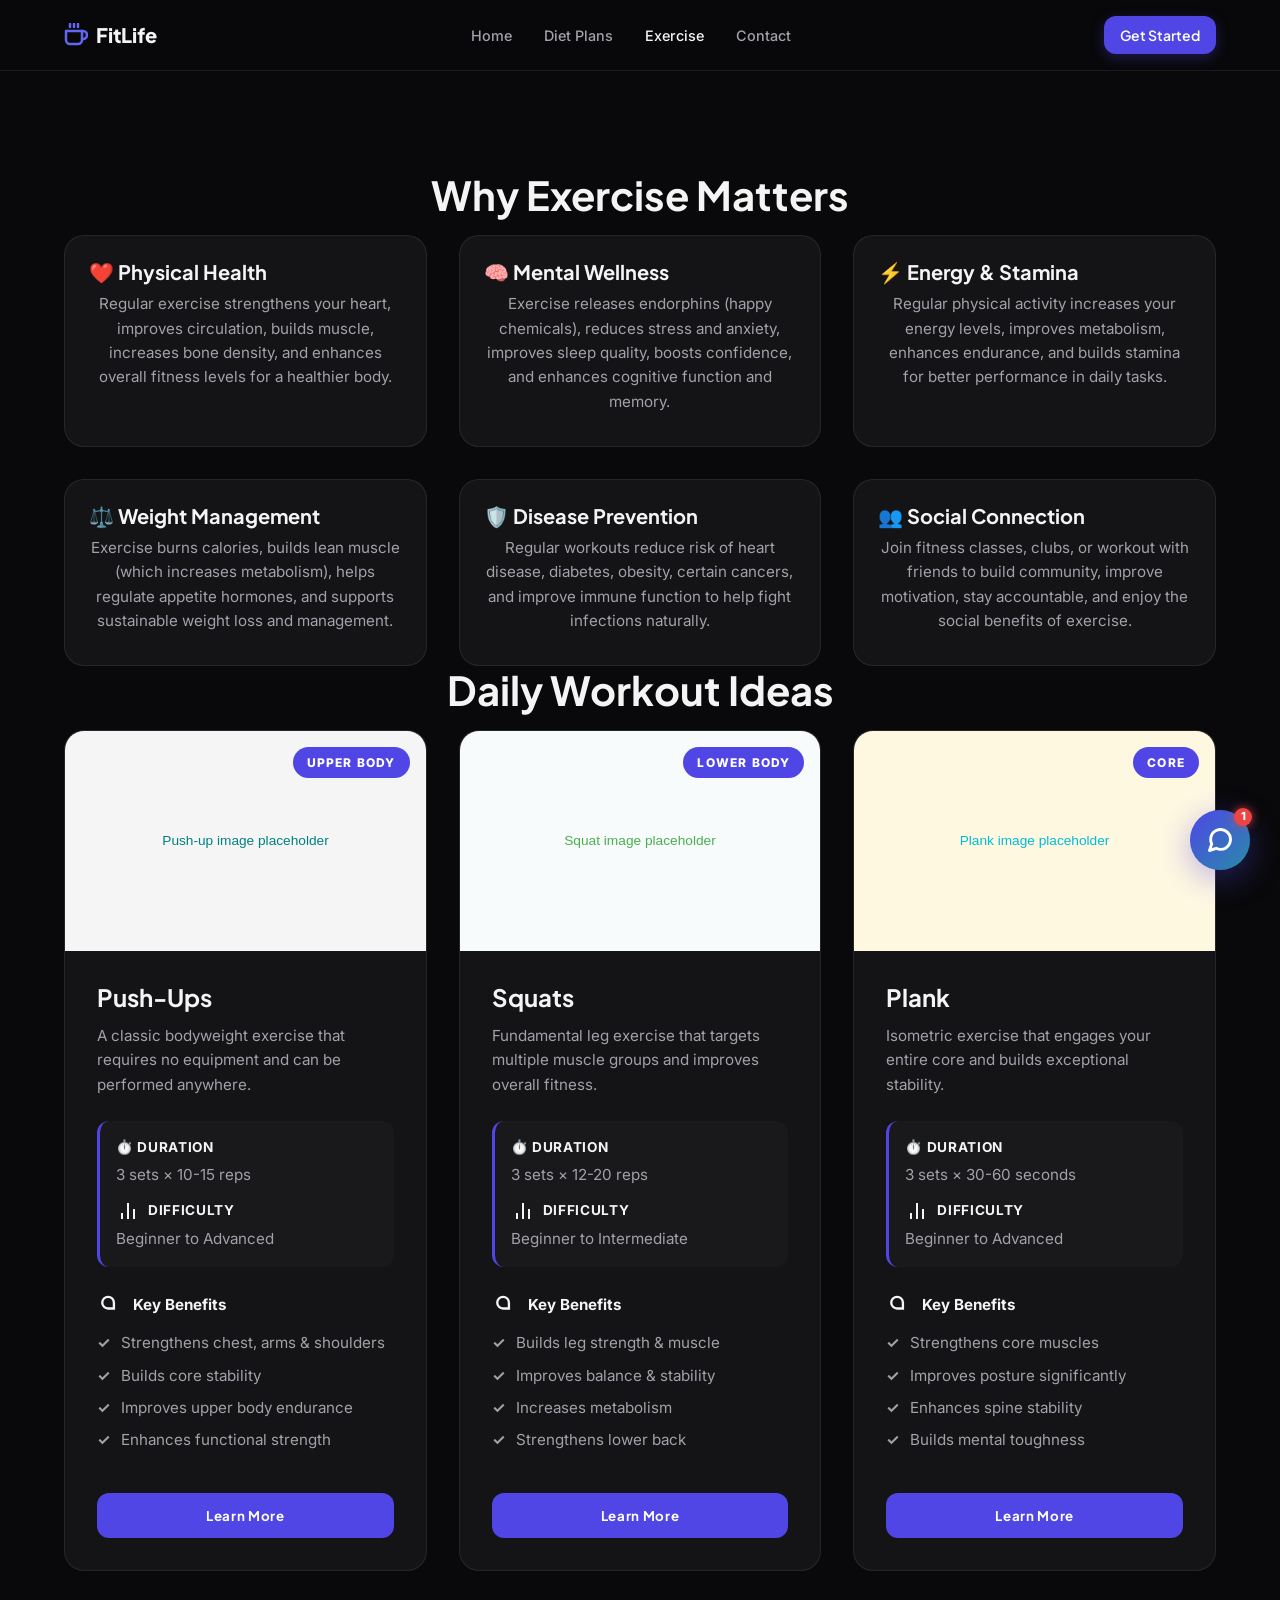
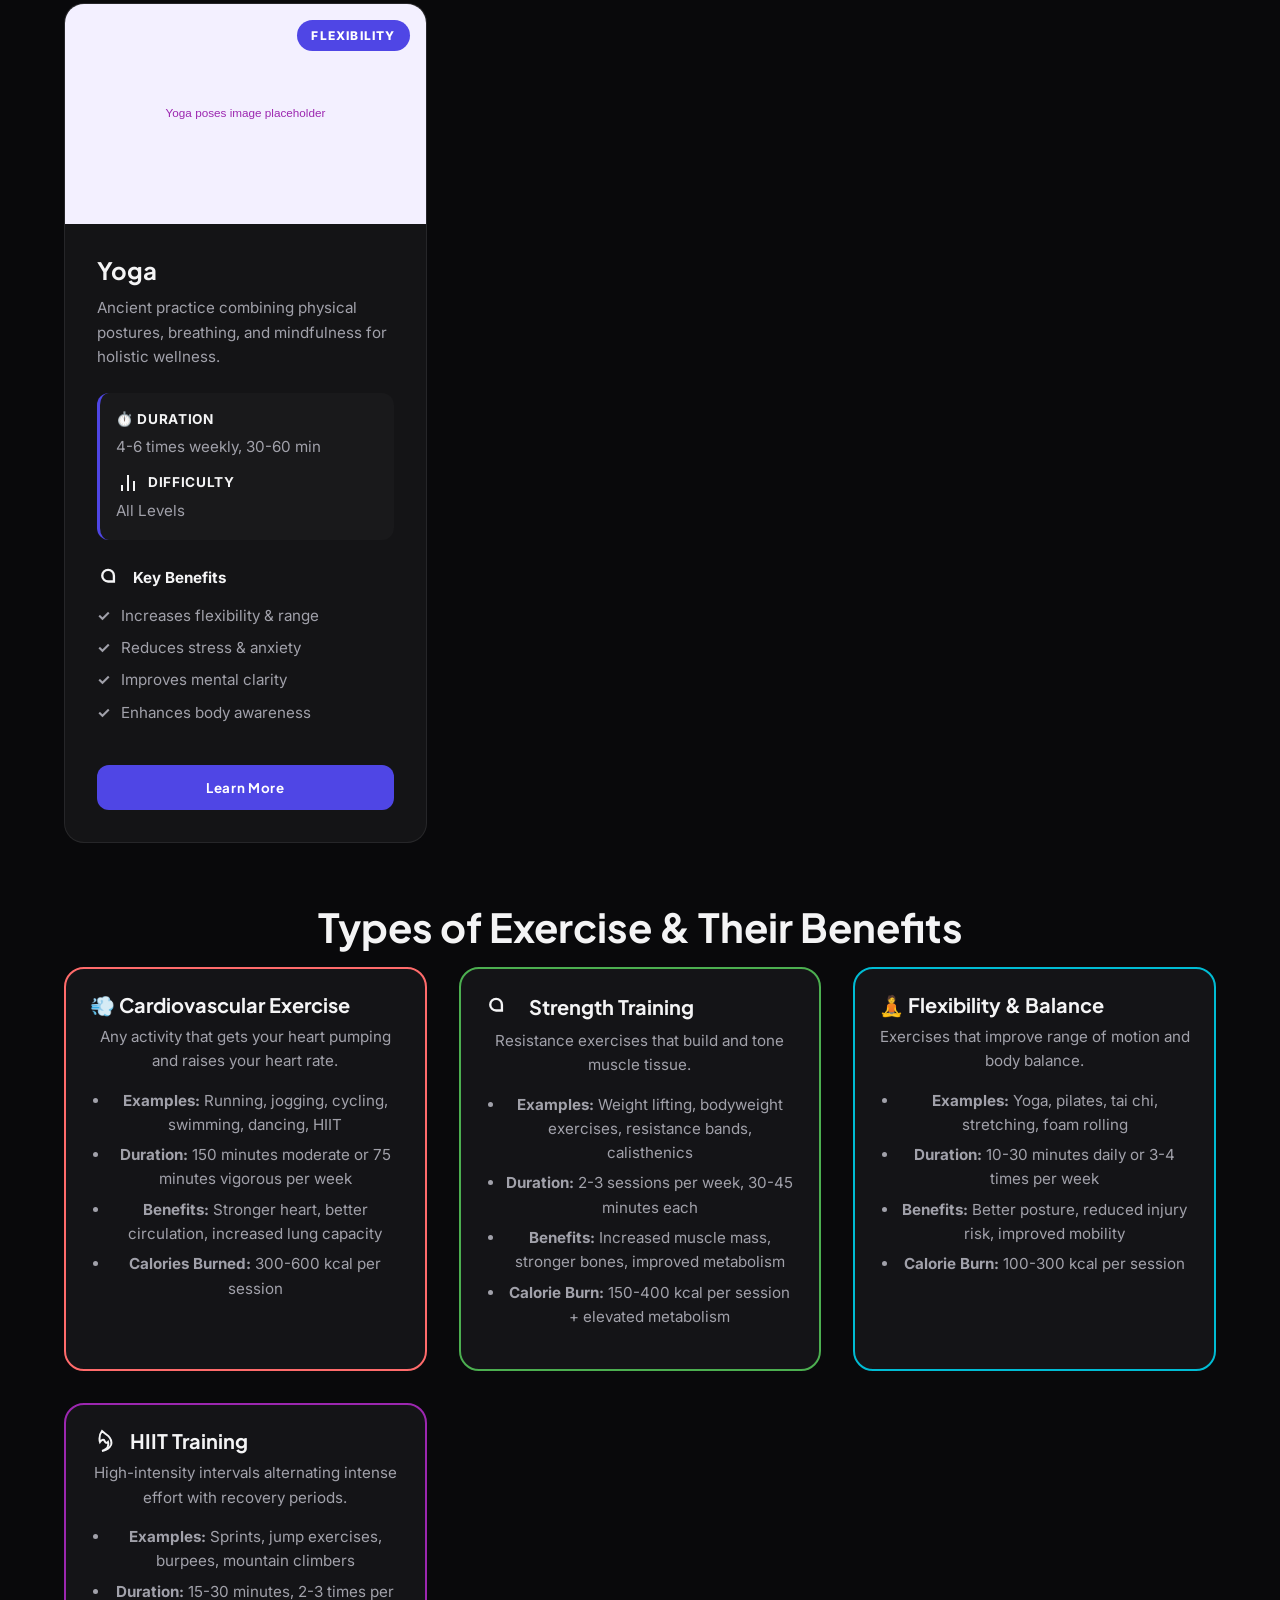
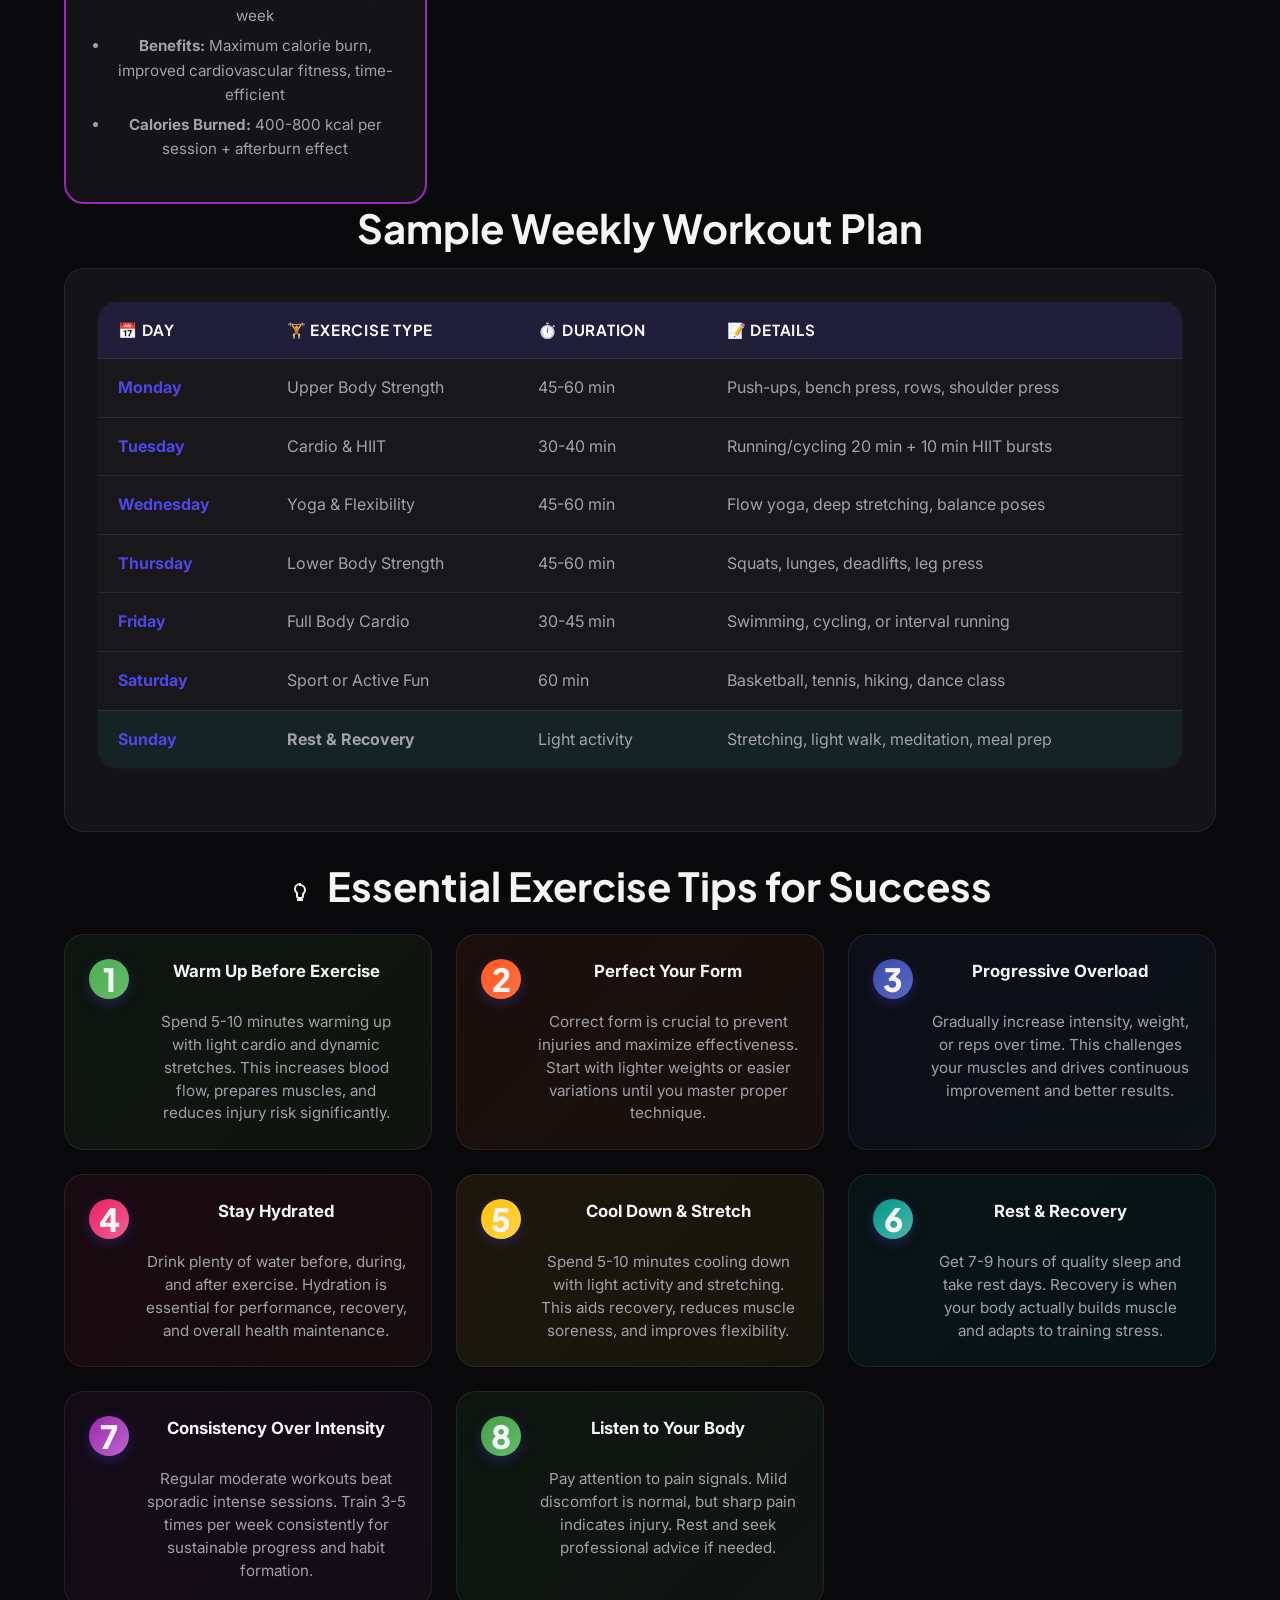
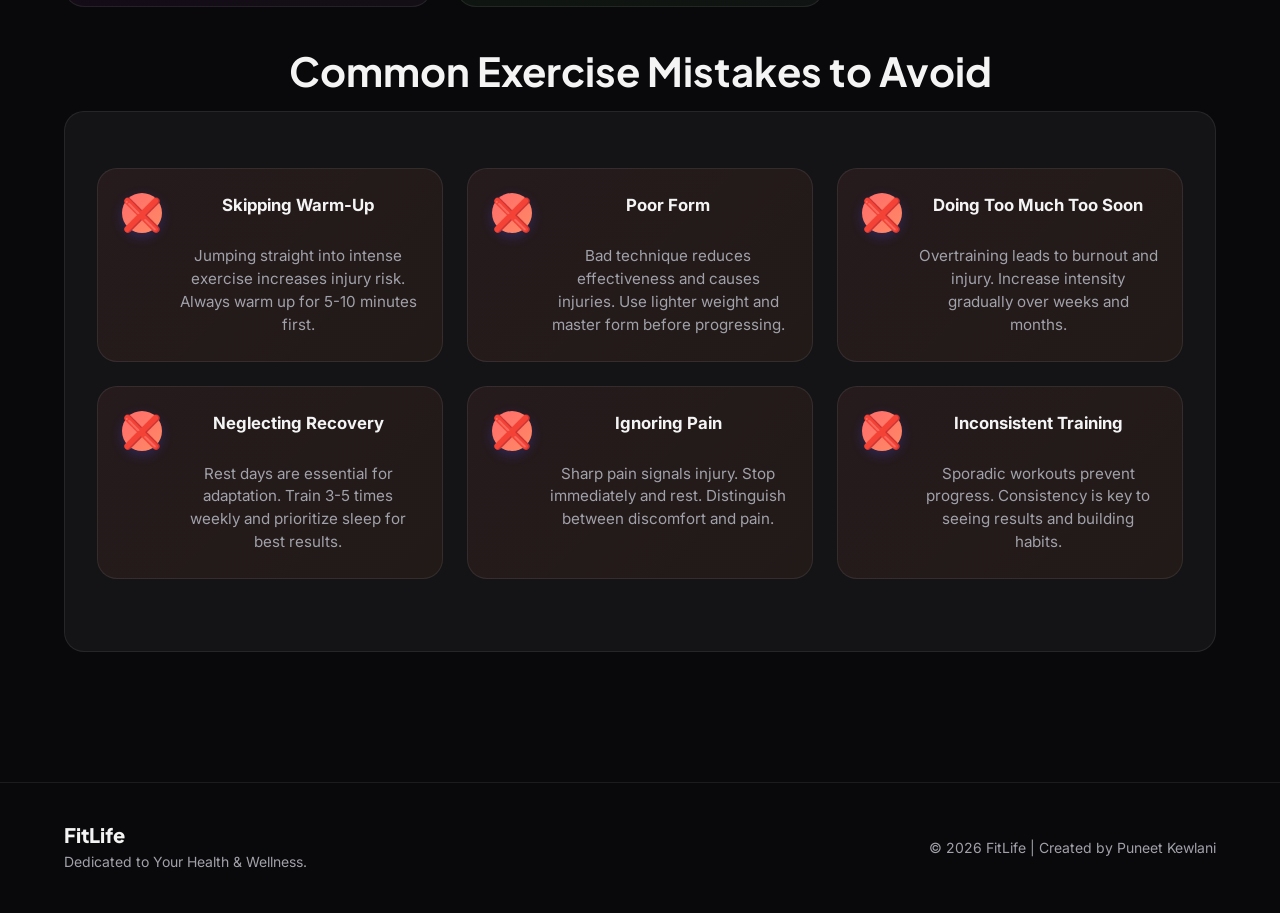
<file: exercise.html>
<!DOCTYPE html>
<html lang="en">
<head>
  <meta charset="UTF-8">
  <meta name="viewport" content="width=device-width, initial-scale=1.0">
  <meta name="description" content="Discover effective exercise routines and fitness training programs.">
  <title>Exercise - Fitness Blog</title>
  <link rel="icon" href="assets/images/favicon.svg" type="image/svg+xml">
  <link rel="preconnect" href="https://fonts.googleapis.com">
  <link rel="preconnect" href="https://fonts.gstatic.com" crossorigin>
  <link href="https://fonts.googleapis.com/css2?family=Inter:wght@400;500;600;700;800;900&display=swap" rel="stylesheet">
  <link rel="stylesheet" href="assets/css/modern.css">
  
  <link href="https://fonts.googleapis.com/css2?family=Plus+Jakarta+Sans:wght@400;500;600;700;800&family=Inter:wght@400;500;600&display=swap" rel="stylesheet">
</head>
<body>

    <header id="top" class="site-header">
    <div class="container header-inner">
      <a href="index.html" class="logo">
        <span class="logo-icon">
          <svg width="24" height="24" viewBox="0 0 24 24" fill="none" stroke="currentColor" stroke-width="2.5" stroke-linecap="round" stroke-linejoin="round"><path d="M18 8h1a4 4 0 0 1 0 8h-1"></path><path d="M2 8h16v9a4 4 0 0 1-4 4H6a4 4 0 0 1-4-4V8z"></path><line x1="6" y1="1" x2="6" y2="4"></line><line x1="10" y1="1" x2="10" y2="4"></line><line x1="14" y1="1" x2="14" y2="4"></line></svg>
        </span>
        FitLife
      </a>
      <nav class="site-nav">
        <a href="index.html">Home</a>
        <a href="diet.html">Diet Plans</a>
        <a href="exercise.html" class="active">Exercise</a>
        <a href="contact.html">Contact</a>
      </nav>
      <a href="index.html#assessment" class="btn btn-sm btn-primary">Get Started</a>
    </div>
  </header>

  <section class="section-padding">
    <div class="container text-center">
    <h2 class="section-title">Why Exercise Matters</h2>

    <div class="features-grid">
      <div class="info-box" >
        <h5 style="">❤️ Physical Health</h5>
        <p>Regular exercise strengthens your heart, improves circulation, builds muscle, increases bone density, and enhances overall fitness levels for a healthier body.</p>
      </div>

      <div class="info-box" >
        <h5 style="">🧠 Mental Wellness</h5>
        <p>Exercise releases endorphins (happy chemicals), reduces stress and anxiety, improves sleep quality, boosts confidence, and enhances cognitive function and memory.</p>
      </div>

      <div class="info-box" >
        <h5 style="">⚡ Energy & Stamina</h5>
        <p>Regular physical activity increases your energy levels, improves metabolism, enhances endurance, and builds stamina for better performance in daily tasks.</p>
      </div>

      <div class="info-box" >
        <h5 style="">⚖️ Weight Management</h5>
        <p>Exercise burns calories, builds lean muscle (which increases metabolism), helps regulate appetite hormones, and supports sustainable weight loss and management.</p>
      </div>

      <div class="info-box" >
        <h5 style="">🛡️ Disease Prevention</h5>
        <p>Regular workouts reduce risk of heart disease, diabetes, obesity, certain cancers, and improve immune function to help fight infections naturally.</p>
      </div>

      <div class="info-box" >
        <h5 style="">👥 Social Connection</h5>
        <p>Join fitness classes, clubs, or workout with friends to build community, improve motivation, stay accountable, and enjoy the social benefits of exercise.</p>
      </div>
    </div>

    <h2 class="section-title">Daily Workout Ideas</h2>

    <div class="exercise-grid">

      <div class="exercise-card">
        <div class="exercise-image">
          <img src="assets/images/push-up-exercises.svg" alt="Push-ups exercise" loading="lazy">
          <span class="exercise-badge">Upper Body</span>
        </div>
        <div class="exercise-content">
          <h3>Push-Ups</h3>
          <p class="exercise-description">A classic bodyweight exercise that requires no equipment and can be performed anywhere.</p>

          <div class="exercise-details">
            <div class="exercise-detail-title">⏱️ Duration</div>
            <div class="exercise-detail-text">3 sets × 10-15 reps</div>

            <div class="exercise-detail-title"><svg width="24" height="24" viewBox="0 0 24 24" fill="none" class="text-primary" stroke="currentColor" stroke-width="2" style="vertical-align:middle;margin-right:8px;"><line x1="18" y1="20" x2="18" y2="10"/><line x1="12" y1="20" x2="12" y2="4"/><line x1="6" y1="20" x2="6" y2="14"/></svg> Difficulty</div>
            <div class="exercise-detail-text">Beginner to Advanced</div>
          </div>

          <div class="exercise-benefits">
            <div class="benefits-title"><svg width="28" height="28" viewBox="0 0 24 24" fill="none" stroke="currentColor" stroke-width="2" style="vertical-align:middle;margin-right:8px;"><path d="M14.5 10c0-2.8-2.2-5-5-5a5 5 0 000 10h5z"/></svg> Key Benefits</div>
            <ul class="benefits-list">
              <li>Strengthens chest, arms & shoulders</li>
              <li>Builds core stability</li>
              <li>Improves upper body endurance</li>
              <li>Enhances functional strength</li>
            </ul>
          </div>

          <button class="exercise-cta" onclick="openModal('pushupModal')">Learn More</button>
        </div>
      </div>

      <div class="exercise-card">
        <div class="exercise-image">
          <img src="assets/images/pexels-victorfreitas-841130.svg" alt="Squat exercise" loading="lazy">
          <span class="exercise-badge">Lower Body</span>
        </div>
        <div class="exercise-content">
          <h3>Squats</h3>
          <p class="exercise-description">Fundamental leg exercise that targets multiple muscle groups and improves overall fitness.</p>

          <div class="exercise-details">
            <div class="exercise-detail-title">⏱️ Duration</div>
            <div class="exercise-detail-text">3 sets × 12-20 reps</div>

            <div class="exercise-detail-title"><svg width="24" height="24" viewBox="0 0 24 24" fill="none" class="text-primary" stroke="currentColor" stroke-width="2" style="vertical-align:middle;margin-right:8px;"><line x1="18" y1="20" x2="18" y2="10"/><line x1="12" y1="20" x2="12" y2="4"/><line x1="6" y1="20" x2="6" y2="14"/></svg> Difficulty</div>
            <div class="exercise-detail-text">Beginner to Intermediate</div>
          </div>

          <div class="exercise-benefits">
            <div class="benefits-title"><svg width="28" height="28" viewBox="0 0 24 24" fill="none" stroke="currentColor" stroke-width="2" style="vertical-align:middle;margin-right:8px;"><path d="M14.5 10c0-2.8-2.2-5-5-5a5 5 0 000 10h5z"/></svg> Key Benefits</div>
            <ul class="benefits-list">
              <li>Builds leg strength & muscle</li>
              <li>Improves balance & stability</li>
              <li>Increases metabolism</li>
              <li>Strengthens lower back</li>
            </ul>
          </div>

          <button class="exercise-cta" onclick="openModal('squatModal')">Learn More</button>
        </div>
      </div>

      <div class="exercise-card">
        <div class="exercise-image">
          <img src="assets/images/plank2.svg" alt="Plank exercise" loading="lazy">
          <span class="exercise-badge">Core</span>
        </div>
        <div class="exercise-content">
          <h3>Plank</h3>
          <p class="exercise-description">Isometric exercise that engages your entire core and builds exceptional stability.</p>

          <div class="exercise-details">
            <div class="exercise-detail-title">⏱️ Duration</div>
            <div class="exercise-detail-text">3 sets × 30-60 seconds</div>

            <div class="exercise-detail-title"><svg width="24" height="24" viewBox="0 0 24 24" fill="none" class="text-primary" stroke="currentColor" stroke-width="2" style="vertical-align:middle;margin-right:8px;"><line x1="18" y1="20" x2="18" y2="10"/><line x1="12" y1="20" x2="12" y2="4"/><line x1="6" y1="20" x2="6" y2="14"/></svg> Difficulty</div>
            <div class="exercise-detail-text">Beginner to Advanced</div>
          </div>

          <div class="exercise-benefits">
            <div class="benefits-title"><svg width="28" height="28" viewBox="0 0 24 24" fill="none" stroke="currentColor" stroke-width="2" style="vertical-align:middle;margin-right:8px;"><path d="M14.5 10c0-2.8-2.2-5-5-5a5 5 0 000 10h5z"/></svg> Key Benefits</div>
            <ul class="benefits-list">
              <li>Strengthens core muscles</li>
              <li>Improves posture significantly</li>
              <li>Enhances spine stability</li>
              <li>Builds mental toughness</li>
            </ul>
          </div>

          <button class="exercise-cta" onclick="openModal('plankModal')">Learn More</button>
        </div>
      </div>

      <div class="exercise-card">
        <div class="exercise-image">
          <img src="assets/images/yoga_poses_1756548307118_1756548315207.svg" alt="Yoga poses" loading="lazy">
          <span class="exercise-badge">Flexibility</span>
        </div>
        <div class="exercise-content">
          <h3>Yoga</h3>
          <p class="exercise-description">Ancient practice combining physical postures, breathing, and mindfulness for holistic wellness.</p>

          <div class="exercise-details">
            <div class="exercise-detail-title">⏱️ Duration</div>
            <div class="exercise-detail-text">4-6 times weekly, 30-60 min</div>

            <div class="exercise-detail-title"><svg width="24" height="24" viewBox="0 0 24 24" fill="none" class="text-primary" stroke="currentColor" stroke-width="2" style="vertical-align:middle;margin-right:8px;"><line x1="18" y1="20" x2="18" y2="10"/><line x1="12" y1="20" x2="12" y2="4"/><line x1="6" y1="20" x2="6" y2="14"/></svg> Difficulty</div>
            <div class="exercise-detail-text">All Levels</div>
          </div>

          <div class="exercise-benefits">
            <div class="benefits-title"><svg width="28" height="28" viewBox="0 0 24 24" fill="none" stroke="currentColor" stroke-width="2" style="vertical-align:middle;margin-right:8px;"><path d="M14.5 10c0-2.8-2.2-5-5-5a5 5 0 000 10h5z"/></svg> Key Benefits</div>
            <ul class="benefits-list">
              <li>Increases flexibility & range</li>
              <li>Reduces stress & anxiety</li>
              <li>Improves mental clarity</li>
              <li>Enhances body awareness</li>
            </ul>
          </div>

          <button class="exercise-cta" onclick="openModal('yogaModal')">Learn More</button>
        </div>
      </div>

    </div>

    <!-- Exercise Types Section -->
    <h2 class="section-title">Types of Exercise & Their Benefits</h2>

    <div class="features-grid">
      <div class="info-box" style="border: 2px solid #ff6b6b;">
        <h5 style="">💨 Cardiovascular Exercise</h5>
        <p style="">Any activity that gets your heart pumping and raises your heart rate.</p>
        <ul style=" margin-top: 15px; padding-left: 20px;">
          <li><strong>Examples:</strong> Running, jogging, cycling, swimming, dancing, HIIT</li>
          <li><strong>Duration:</strong> 150 minutes moderate or 75 minutes vigorous per week</li>
          <li><strong>Benefits:</strong> Stronger heart, better circulation, increased lung capacity</li>
          <li><strong>Calories Burned:</strong> 300-600 kcal per session</li>
        </ul>
      </div>

      <div class="info-box" style="border: 2px solid #4caf50;">
        <h5 style=""><svg width="28" height="28" viewBox="0 0 24 24" fill="none" stroke="currentColor" stroke-width="2" style="vertical-align:middle;margin-right:8px;"><path d="M14.5 10c0-2.8-2.2-5-5-5a5 5 0 000 10h5z"/></svg> Strength Training</h5>
        <p style="">Resistance exercises that build and tone muscle tissue.</p>
        <ul style=" margin-top: 15px; padding-left: 20px;">
          <li><strong>Examples:</strong> Weight lifting, bodyweight exercises, resistance bands, calisthenics</li>
          <li><strong>Duration:</strong> 2-3 sessions per week, 30-45 minutes each</li>
          <li><strong>Benefits:</strong> Increased muscle mass, stronger bones, improved metabolism</li>
          <li><strong>Calorie Burn:</strong> 150-400 kcal per session + elevated metabolism</li>
        </ul>
      </div>

      <div class="info-box" style="border: 2px solid #00bcd4;">
        <h5 style="">🧘 Flexibility & Balance</h5>
        <p style="">Exercises that improve range of motion and body balance.</p>
        <ul style=" margin-top: 15px; padding-left: 20px;">
          <li><strong>Examples:</strong> Yoga, pilates, tai chi, stretching, foam rolling</li>
          <li><strong>Duration:</strong> 10-30 minutes daily or 3-4 times per week</li>
          <li><strong>Benefits:</strong> Better posture, reduced injury risk, improved mobility</li>
          <li><strong>Calorie Burn:</strong> 100-300 kcal per session</li>
        </ul>
      </div>

      <div class="info-box" style="border: 2px solid #9c27b0;">
        <h5 style=""><svg width="24" height="24" viewBox="0 0 24 24" fill="none" stroke="currentColor" stroke-width="2" style="vertical-align:middle;margin-right:8px;"><path d="M12 2c-4 5-2 11-2 11 2-3 4-2 4-2 1 2 2 4 4 2 2 7-6 9-6 9s7-1 9-6c2-6-4-10-4-10-1.5-1-5-4-5-4z"/></svg> HIIT Training</h5>
        <p style="">High-intensity intervals alternating intense effort with recovery periods.</p>
        <ul style=" margin-top: 15px; padding-left: 20px;">
          <li><strong>Examples:</strong> Sprints, jump exercises, burpees, mountain climbers</li>
          <li><strong>Duration:</strong> 15-30 minutes, 2-3 times per week</li>
          <li><strong>Benefits:</strong> Maximum calorie burn, improved cardiovascular fitness, time-efficient</li>
          <li><strong>Calories Burned:</strong> 400-800 kcal per session + afterburn effect</li>
        </ul>
      </div>
    </div>

    <!-- Weekly Workout Plan -->
    <h2 class="section-title">Sample Weekly Workout Plan</h2>

    <div class="card card-padding" style="overflow-x: auto;">
      <table class="data-table">
        <tr>
          <th>📅 Day</th>
          <th>🏋️ Exercise Type</th>
          <th>⏱️ Duration</th>
          <th>📝 Details</th>
        </tr>
        <tr>
          <td style="color: var(--primary); font-weight: 700;">Monday</td>
          <td>Upper Body Strength</td>
          <td>45-60 min</td>
          <td>Push-ups, bench press, rows, shoulder press</td>
        </tr>
        <tr>
          <td style="color: var(--primary); font-weight: 700;">Tuesday</td>
          <td>Cardio & HIIT</td>
          <td>30-40 min</td>
          <td>Running/cycling 20 min + 10 min HIIT bursts</td>
        </tr>
        <tr>
          <td style="color: var(--primary); font-weight: 700;">Wednesday</td>
          <td>Yoga & Flexibility</td>
          <td>45-60 min</td>
          <td>Flow yoga, deep stretching, balance poses</td>
        </tr>
        <tr>
          <td style="color: var(--primary); font-weight: 700;">Thursday</td>
          <td>Lower Body Strength</td>
          <td>45-60 min</td>
          <td>Squats, lunges, deadlifts, leg press</td>
        </tr>
        <tr>
          <td style="color: var(--primary); font-weight: 700;">Friday</td>
          <td>Full Body Cardio</td>
          <td>30-45 min</td>
          <td>Swimming, cycling, or interval running</td>
        </tr>
        <tr>
          <td style="color: var(--primary); font-weight: 700;">Saturday</td>
          <td>Sport or Active Fun</td>
          <td>60 min</td>
          <td>Basketball, tennis, hiking, dance class</td>
        </tr>
        <tr style="background: rgba(0,128,128,0.1);">
          <td style="color: var(--primary); font-weight: 700;">Sunday</td>
          <td><strong>Rest & Recovery</strong></td>
          <td>Light activity</td>
          <td>Stretching, light walk, meditation, meal prep</td>
        </tr>
      </table>
    </div>

    <!-- Exercise Tips Section -->
    <h2 class="section-title"><svg width="24" height="24" viewBox="0 0 24 24" fill="none" stroke="currentColor" stroke-width="2" style="vertical-align:middle;margin-right:8px;"><path d="M9 21h6m-3-3v3m0-16a5 5 0 00-5 5c0 1.57.8 2.94 2 3.75V17a2 2 0 002 2h2a2 2 0 002-2v-2.25c1.2-.81 2-2.18 2-3.75a5 5 0 00-5-5z"/></svg> Essential Exercise Tips for Success</h2>

    <div class="tips-grid">
      <div class="tip-card" style="background: linear-gradient(135deg, rgba(76, 175, 80, 0.08), rgba(139, 195, 74, 0.06));">
        <div class="tip-number" style="background: linear-gradient(135deg, #4caf50, #66bb6a);">1</div>
        <div class="tip-text">
          <strong>Warm Up Before Exercise</strong><br>
          Spend 5-10 minutes warming up with light cardio and dynamic stretches. This increases blood flow, prepares muscles, and reduces injury risk significantly.
        </div>
      </div>

      <div class="tip-card" style="background: linear-gradient(135deg, rgba(255, 87, 34, 0.08), rgba(255, 140, 60, 0.06));">
        <div class="tip-number" style="background: linear-gradient(135deg, #ff5722, #ff7043);">2</div>
        <div class="tip-text">
          <strong>Perfect Your Form</strong><br>
          Correct form is crucial to prevent injuries and maximize effectiveness. Start with lighter weights or easier variations until you master proper technique.
        </div>
      </div>

      <div class="tip-card" style="background: linear-gradient(135deg, rgba(63, 81, 181, 0.08), rgba(66, 165, 245, 0.06));">
        <div class="tip-number" style="background: linear-gradient(135deg, #3949ab, #5c6bc0);">3</div>
        <div class="tip-text">
          <strong>Progressive Overload</strong><br>
          Gradually increase intensity, weight, or reps over time. This challenges your muscles and drives continuous improvement and better results.
        </div>
      </div>

      <div class="tip-card" style="background: linear-gradient(135deg, rgba(233, 30, 99, 0.08), rgba(244, 67, 54, 0.06));">
        <div class="tip-number" style="background: linear-gradient(135deg, #e91e63, #f06292);">4</div>
        <div class="tip-text">
          <strong>Stay Hydrated</strong><br>
          Drink plenty of water before, during, and after exercise. Hydration is essential for performance, recovery, and overall health maintenance.
        </div>
      </div>

      <div class="tip-card" style="background: linear-gradient(135deg, rgba(255, 193, 7, 0.08), rgba(255, 235, 59, 0.06));">
        <div class="tip-number" style="background: linear-gradient(135deg, #ffc107, #ffd54f);">5</div>
        <div class="tip-text">
          <strong>Cool Down & Stretch</strong><br>
          Spend 5-10 minutes cooling down with light activity and stretching. This aids recovery, reduces muscle soreness, and improves flexibility.
        </div>
      </div>

      <div class="tip-card" style="background: linear-gradient(135deg, rgba(0, 150, 136, 0.08), rgba(0, 188, 212, 0.06));">
        <div class="tip-number" style="background: linear-gradient(135deg, #009688, #4db6ac);">6</div>
        <div class="tip-text">
          <strong>Rest & Recovery</strong><br>
          Get 7-9 hours of quality sleep and take rest days. Recovery is when your body actually builds muscle and adapts to training stress.
        </div>
      </div>

      <div class="tip-card" style="background: linear-gradient(135deg, rgba(156, 39, 176, 0.08), rgba(186, 104, 200, 0.06));">
        <div class="tip-number" style="background: linear-gradient(135deg, #9c27b0, #ba68c8);">7</div>
        <div class="tip-text">
          <strong>Consistency Over Intensity</strong><br>
          Regular moderate workouts beat sporadic intense sessions. Train 3-5 times per week consistently for sustainable progress and habit formation.
        </div>
      </div>

      <div class="tip-card" style="background: linear-gradient(135deg, rgba(76, 175, 80, 0.08), rgba(129, 199, 132, 0.06));">
        <div class="tip-number" style="background: linear-gradient(135deg, #43a047, #66bb6a);">8</div>
        <div class="tip-text">
          <strong>Listen to Your Body</strong><br>
          Pay attention to pain signals. Mild discomfort is normal, but sharp pain indicates injury. Rest and seek professional advice if needed.
        </div>
      </div>
    </div>

    <!-- Common Mistakes Section -->
    <h2 class="section-title">Common Exercise Mistakes to Avoid</h2>

    <div class="card card-padding">
      <div class="tips-grid">
        <div class="tip-card" style="background: linear-gradient(135deg, rgba(255, 107, 107, 0.08), rgba(255, 140, 60, 0.06));">
          <div class="tip-number" style="background: linear-gradient(135deg, #ff6b6b, #ff8a65);">❌</div>
          <div class="tip-text">
            <strong>Skipping Warm-Up</strong><br>
            Jumping straight into intense exercise increases injury risk. Always warm up for 5-10 minutes first.
          </div>
        </div>

        <div class="tip-card" style="background: linear-gradient(135deg, rgba(255, 107, 107, 0.08), rgba(255, 140, 60, 0.06));">
          <div class="tip-number" style="background: linear-gradient(135deg, #ff6b6b, #ff8a65);">❌</div>
          <div class="tip-text">
            <strong>Poor Form</strong><br>
            Bad technique reduces effectiveness and causes injuries. Use lighter weight and master form before progressing.
          </div>
        </div>

        <div class="tip-card" style="background: linear-gradient(135deg, rgba(255, 107, 107, 0.08), rgba(255, 140, 60, 0.06));">
          <div class="tip-number" style="background: linear-gradient(135deg, #ff6b6b, #ff8a65);">❌</div>
          <div class="tip-text">
            <strong>Doing Too Much Too Soon</strong><br>
            Overtraining leads to burnout and injury. Increase intensity gradually over weeks and months.
          </div>
        </div>

        <div class="tip-card" style="background: linear-gradient(135deg, rgba(255, 107, 107, 0.08), rgba(255, 140, 60, 0.06));">
          <div class="tip-number" style="background: linear-gradient(135deg, #ff6b6b, #ff8a65);">❌</div>
          <div class="tip-text">
            <strong>Neglecting Recovery</strong><br>
            Rest days are essential for adaptation. Train 3-5 times weekly and prioritize sleep for best results.
          </div>
        </div>

        <div class="tip-card" style="background: linear-gradient(135deg, rgba(255, 107, 107, 0.08), rgba(255, 140, 60, 0.06));">
          <div class="tip-number" style="background: linear-gradient(135deg, #ff6b6b, #ff8a65);">❌</div>
          <div class="tip-text">
            <strong>Ignoring Pain</strong><br>
            Sharp pain signals injury. Stop immediately and rest. Distinguish between discomfort and pain.
          </div>
        </div>

        <div class="tip-card" style="background: linear-gradient(135deg, rgba(255, 107, 107, 0.08), rgba(255, 140, 60, 0.06));">
          <div class="tip-number" style="background: linear-gradient(135deg, #ff6b6b, #ff8a65);">❌</div>
          <div class="tip-text">
            <strong>Inconsistent Training</strong><br>
            Sporadic workouts prevent progress. Consistency is key to seeing results and building habits.
          </div>
        </div>
      </div>
    </div>

      </div>
  </section>

  <!-- Modals -->
  <div id="pushupModal" class="modal">
    <div class="modal-content">
      <div class="modal-header">
        <h2>Push-Ups: Complete Guide</h2>
        <span class="close-btn" onclick="closeModal('pushupModal')">×</span>
      </div>
      <div class="modal-body">
        <h3>How to Perform Push-Ups:</h3>
        <ul>
          <li>Start in a plank position with hands shoulder-width apart</li>
          <li>Lower your body until your chest nearly touches the floor</li>
          <li>Push back up to the starting position</li>
          <li>Keep your body in a straight line throughout</li>
        </ul>

        <h3>Common Mistakes:</h3>
        <ul>
          <li>Letting your hips sag or pike up</li>
          <li>Elbows flaring too wide</li>
          <li>Not going deep enough</li>
          <li>Neck strain from looking down</li>
        </ul>

        <h3>Variations:</h3>
        <ul>
          <li>Wall push-ups (easier)</li>
          <li>Knee push-ups (modified)</li>
          <li>Diamond push-ups (challenging)</li>
          <li>Decline push-ups (advanced)</li>
        </ul>

        <h3>Pro Tips:</h3>
        <p>Breathe in as you lower, breathe out as you push up. Start with 3 sets of 5-10 reps and gradually increase. Consistency is key!</p>
      </div>
    </div>
  </div>

  <div id="squatModal" class="modal">
    <div class="modal-content">
      <div class="modal-header">
        <h2>Squats: Complete Guide</h2>
        <span class="close-btn" onclick="closeModal('squatModal')">×</span>
      </div>
      <div class="modal-body">
        <h3>How to Perform Squats:</h3>
        <ul>
          <li>Stand with feet shoulder-width apart</li>
          <li>Lower your body by bending hips and knees</li>
          <li>Go down until thighs are parallel to the ground</li>
          <li>Push through heels to return to starting position</li>
        </ul>

        <h3>Common Mistakes:</h3>
        <ul>
          <li>Knees caving inward</li>
          <li>Forward torso lean</li>
          <li>Not going deep enough</li>
          <li>Heels lifting off the ground</li>
        </ul>

        <h3>Variations:</h3>
        <ul>
          <li>Bodyweight squats (beginner)</li>
          <li>Goblet squats (intermediate)</li>
          <li>Jump squats (advanced)</li>
          <li>Bulgarian split squats (challenging)</li>
        </ul>

        <h3>Pro Tips:</h3>
        <p>Keep your chest up and weight in your heels. Start with 3 sets of 12-15 reps. Progressive overload is important for growth!</p>
      </div>
    </div>
  </div>

  <div id="plankModal" class="modal">
    <div class="modal-content">
      <div class="modal-header">
        <h2>Plank: Complete Guide</h2>
        <span class="close-btn" onclick="closeModal('plankModal')">×</span>
      </div>
      <div class="modal-body">
        <h3>How to Perform Plank:</h3>
        <ul>
          <li>Get into a forearm plank position</li>
          <li>Keep your body in a straight line from head to heels</li>
          <li>Engage your core and avoid sagging</li>
          <li>Hold for the desired duration</li>
        </ul>

        <h3>Common Mistakes:</h3>
        <ul>
          <li>Hips sagging too low</li>
          <li>Hips too high</li>
          <li>Neck strain from looking up</li>
          <li>Holding breath instead of breathing steadily</li>
        </ul>

        <h3>Variations:</h3>
        <ul>
          <li>Forearm plank (basic)</li>
          <li>High plank (push-up position)</li>
          <li>Side plank (obliques)</li>
          <li>Dynamic plank with shoulder taps</li>
        </ul>

        <h3>Pro Tips:</h3>
        <p>Start with 20-30 seconds and gradually increase. Focus on form over duration. Planks are excellent for core stability!</p>
      </div>
    </div>
  </div>

  <div id="yogaModal" class="modal">
    <div class="modal-content">
      <div class="modal-header">
        <h2>Yoga: Complete Guide</h2>
        <span class="close-btn" onclick="closeModal('yogaModal')">×</span>
      </div>
      <div class="modal-body">
        <h3>Benefits of Regular Yoga:</h3>
        <ul>
          <li>Increased flexibility and range of motion</li>
          <li>Improved strength and muscle tone</li>
          <li>Enhanced mental clarity and focus</li>
          <li>Reduced stress and anxiety</li>
          <li>Better balance and coordination</li>
        </ul>

        <h3>Common Yoga Poses:</h3>
        <ul>
          <li>Downward Dog</li>
          <li>Warrior Pose</li>
          <li>Child's Pose</li>
          <li>Tree Pose</li>
          <li>Corpse Pose (relaxation)</li>
        </ul>

        <h3>Breathing Techniques:</h3>
        <ul>
          <li>Diaphragmatic breathing</li>
          <li>Ujjayi breath (victorious breath)</li>
          <li>Nadi Shodhana (alternate nostril breathing)</li>
        </ul>

        <h3>Pro Tips:</h3>
        <p>Start with beginner classes. Practice 4-6 times per week for best results. Always warm up and cool down properly. Listen to your body!</p>
      </div>
    </div>
  </div>

  <script>
    function openModal(modalId) {
      document.getElementById(modalId).style.display = "block";
      document.body.style.overflow = 'hidden';
    }

    function closeModal(modalId) {
      document.getElementById(modalId).style.display = "none";
      document.body.style.overflow = 'auto';
    }

    window.onclick = function(event) {
      if (event.target.classList.contains('modal')) {
        event.target.style.display = "none";
        document.body.style.overflow = 'auto';
      }
    }

    document.addEventListener('keydown', function(e) {
      if (e.key === 'Escape') {
        const modals = document.querySelectorAll('.modal');
        modals.forEach(modal => {
          if (modal.style.display === 'block') {
            modal.style.display = 'none';
            document.body.style.overflow = 'auto';
          }
        });
      }
    });
  </script>

    <footer class="site-footer">
    <div class="container footer-inner">
      <div class="footer-brand">
        <h4>FitLife</h4>
        <p>Dedicated to Your Health & Wellness.</p>
      </div>
      <div class="footer-links">
        <p>© 2026 FitLife | Created by Puneet Kewlani</p>
      </div>
    </div>
  </footer>

  <!-- Core FitLife AI Chatbot Module -->
  <script src="assets/js/chatbot.js" defer></script>
</body>
</html>
</file>
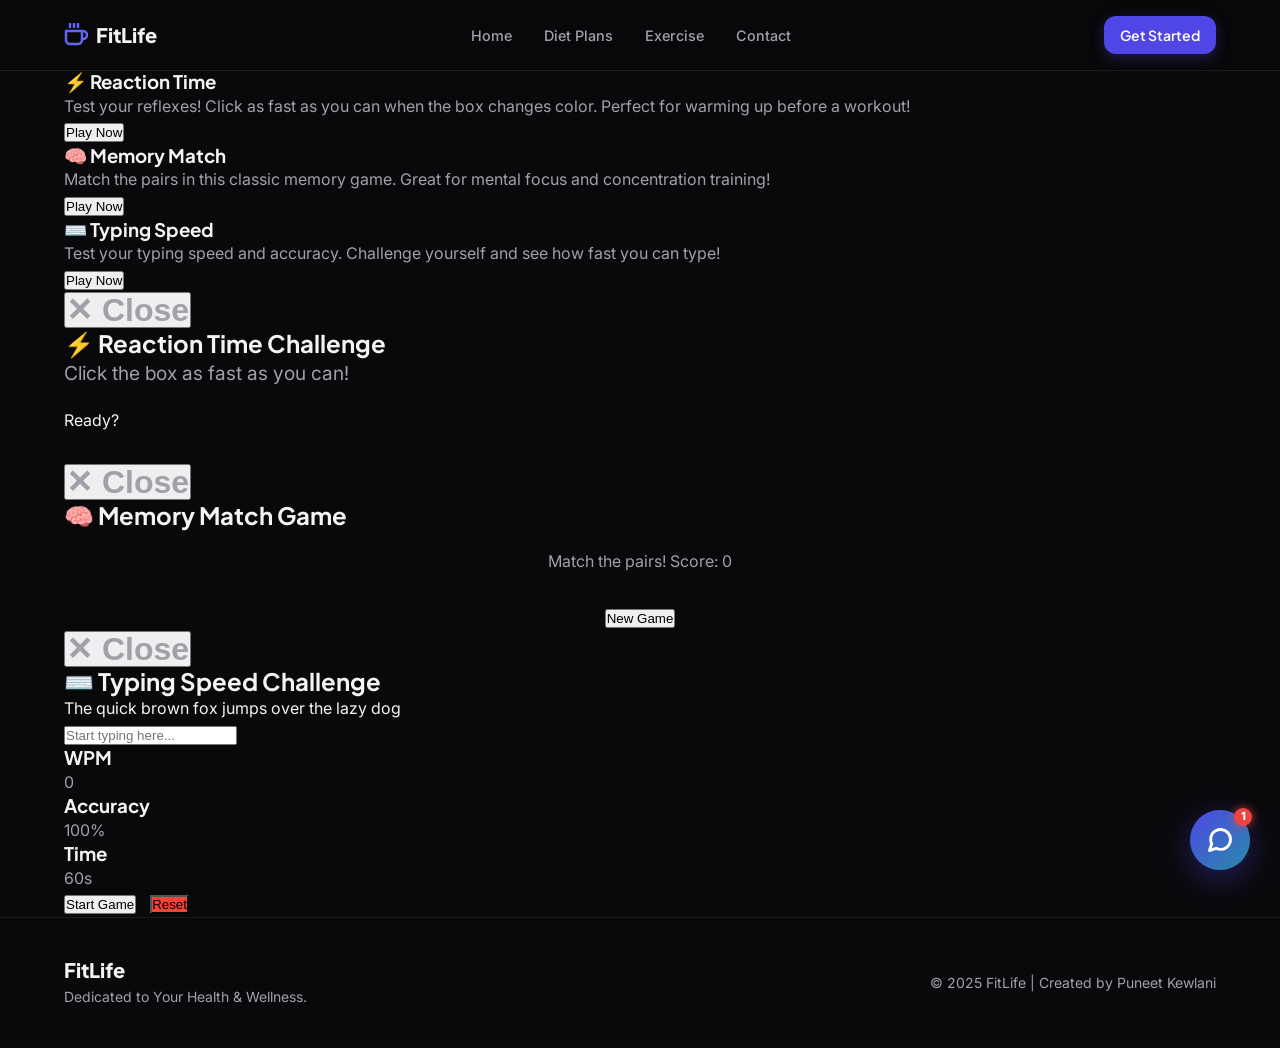
<file: games.html>
<!DOCTYPE html>
<html lang="en">
<head>
  <meta charset="UTF-8">
  <meta name="viewport" content="width=device-width, initial-scale=1.0">
  <meta name="description" content="Fitness Games - Have fun while staying active!">
  <title>Fitness Games - Fun Workouts 🎮</title>
  <link rel="icon" href="assets/images/favicon.svg" type="image/svg+xml">
  <link rel="preconnect" href="https://fonts.googleapis.com">
  <link rel="preconnect" href="https://fonts.gstatic.com" crossorigin>
  <link href="https://fonts.googleapis.com/css2?family=Inter:wght@400;600;700;800&display=swap" rel="stylesheet">
  <link rel="stylesheet" href="assets/css/modern.css">
  
  <link href="https://fonts.googleapis.com/css2?family=Plus+Jakarta+Sans:wght@400;500;600;700;800&family=Inter:wght@400;500;600&display=swap" rel="stylesheet">
</head>
<body>

  <header>
      <header id="top" class="site-header">
    <div class="container header-inner">
      <a href="index.html" class="logo">
        <span class="logo-icon">
          <svg width="24" height="24" viewBox="0 0 24 24" fill="none" stroke="currentColor" stroke-width="2.5" stroke-linecap="round" stroke-linejoin="round"><path d="M18 8h1a4 4 0 0 1 0 8h-1"></path><path d="M2 8h16v9a4 4 0 0 1-4 4H6a4 4 0 0 1-4-4V8z"></path><line x1="6" y1="1" x2="6" y2="4"></line><line x1="10" y1="1" x2="10" y2="4"></line><line x1="14" y1="1" x2="14" y2="4"></line></svg>
        </span>
        FitLife
      </a>
      <nav class="site-nav">
        <a href="index.html">Home</a>
        <a href="diet.html">Diet Plans</a>
        <a href="exercise.html">Exercise</a>
        <a href="contact.html">Contact</a>
      </nav>
      <a href="index.html#assessment" class="btn btn-sm btn-primary">Get Started</a>
    </div>
  </header>
  </header>

  <div class="container">
    <div class="game-grid" id="gamesList">
      <div class="game-card" onclick="startGame('reaction')">
        <h3>⚡ Reaction Time</h3>
        <p>Test your reflexes! Click as fast as you can when the box changes color. Perfect for warming up before a workout!</p>
        <button class="game-btn">Play Now</button>
      </div>

      <div class="game-card" onclick="startGame('memory')">
        <h3>🧠 Memory Match</h3>
        <p>Match the pairs in this classic memory game. Great for mental focus and concentration training!</p>
        <button class="game-btn">Play Now</button>
      </div>

      <div class="game-card" onclick="startGame('typing')">
        <h3>⌨️ Typing Speed</h3>
        <p>Test your typing speed and accuracy. Challenge yourself and see how fast you can type!</p>
        <button class="game-btn">Play Now</button>
      </div>
    </div>

    <!-- Reaction Time Game -->
    <div class="game-container" id="reactionContainer">
      <button class="close-btn" onclick="closeGame()">✕ Close</button>
      <h2>⚡ Reaction Time Challenge</h2>
      <div id="reactionGame">
        <p style="font-size: 1.2rem;  margin-bottom: 20px;">Click the box as fast as you can!</p>
        <div class="reaction-box" id="reactionBox">Ready?</div>
        <p id="reactionResult" style="font-size: 1.5rem;  font-weight: bold; margin-top: 30px;"></p>
      </div>
    </div>

    <!-- Memory Game -->
    <div class="game-container" id="memoryContainer">
      <button class="close-btn" onclick="closeGame()">✕ Close</button>
      <h2>🧠 Memory Match Game</h2>
      <p style="text-align: center;  margin: 20px 0;">Match the pairs! Score: <span id="memoryScore">0</span></p>
      <div class="memory-grid" id="memoryGrid"></div>
      <div style="text-align: center; margin-top: 30px;">
        <button class="game-btn" onclick="resetMemoryGame()">New Game</button>
      </div>
    </div>

    <!-- Typing Speed Game -->
    <div class="game-container" id="typingContainer">
      <button class="close-btn" onclick="closeGame()">✕ Close</button>
      <h2>⌨️ Typing Speed Challenge</h2>
      <div class="typing-section">
        <div class="typing-text" id="typingText">The quick brown fox jumps over the lazy dog</div>
        <input type="text" class="typing-input" id="typingInput" placeholder="Start typing here...">
        
        <div class="stats">
          <div class="stat">
            <h3>WPM</h3>
            <p id="wpm">0</p>
          </div>
          <div class="stat">
            <h3>Accuracy</h3>
            <p id="accuracy">100%</p>
          </div>
          <div class="stat">
            <h3>Time</h3>
            <p id="timer">60s</p>
          </div>
        </div>

        <button class="game-btn" onclick="startTypingGame()">Start Game</button>
        <button class="game-btn" onclick="resetTypingGame()" style="background: #f44336; margin-left: 10px;">Reset</button>
      </div>
    </div>
  </div>

  <footer>
        <footer class="site-footer">
    <div class="container footer-inner">
      <div class="footer-brand">
        <h4>FitLife</h4>
        <p>Dedicated to Your Health & Wellness.</p>
      </div>
      <div class="footer-links">
        <p>© 2025 FitLife | Created by Puneet Kewlani</p>
      </div>
    </div>
  </footer>

  <script>
    // Game state
    let currentGame = null;
    let reactionStart = null;
    let memoryCards = [];
    let memoryFlipped = [];
    let memoryMatches = 0;
    let typingActive = false;
    let typingStartTime = null;

    function startGame(game) {
      currentGame = game;
      document.getElementById('gamesList').style.display = 'none';
      
      if (game === 'reaction') {
        document.getElementById('reactionContainer').classList.add('active');
        initReactionGame();
      } else if (game === 'memory') {
        document.getElementById('memoryContainer').classList.add('active');
        initMemoryGame();
      } else if (game === 'typing') {
        document.getElementById('typingContainer').classList.add('active');
        initTypingGame();
      }
    }

    function closeGame() {
      document.getElementById('gamesList').style.display = 'grid';
      document.getElementById('reactionContainer').classList.remove('active');
      document.getElementById('memoryContainer').classList.remove('active');
      document.getElementById('typingContainer').classList.remove('active');
      currentGame = null;
      typingActive = false;
    }

    // Reaction Time Game
    function initReactionGame() {
      const box = document.getElementById('reactionBox');
      const result = document.getElementById('reactionResult');
      box.textContent = 'Click when it turns green!';
      box.classList.add('ready');
      result.textContent = '';

      setTimeout(() => {
        box.textContent = 'GO!';
        box.classList.remove('ready');
        box.classList.add('go');
        reactionStart = Date.now();

        box.onclick = function() {
          const time = Date.now() - reactionStart;
          result.textContent = `Your reaction time: ${time}ms 🎉`;
          box.onclick = null;
          
          setTimeout(() => {
            initReactionGame();
          }, 2000);
        };
      }, Math.random() * 2000 + 1000);
    }

    // Memory Game
    function initMemoryGame() {
      const symbols = ['🎮', '🏋️', '🥗', '🧘', '⚡', '<svg width="28" height="28" viewBox="0 0 24 24" fill="none" stroke="currentColor" stroke-width="2" style="vertical-align:middle;margin-right:8px;"><path d="M14.5 10c0-2.8-2.2-5-5-5a5 5 0 000 10h5z"/></svg>', '🏃', '<svg width="24" height="24" viewBox="0 0 24 24" fill="none" class="text-primary" stroke="currentColor" stroke-width="2" style="vertical-align:middle;margin-right:8px;"><circle cx="12" cy="12" r="10"/><circle cx="12" cy="12" r="6"/><circle cx="12" cy="12" r="2"/></svg>'];
      const gameSymbols = [...symbols, ...symbols];
      memoryCards = gameSymbols.sort(() => Math.random() - 0.5);
      memoryFlipped = new Array(16).fill(false);
      memoryMatches = 0;
      let lastCard = null;
      let flipped = [];

      document.getElementById('memoryScore').textContent = '0';
      const grid = document.getElementById('memoryGrid');
      grid.innerHTML = '';

      memoryCards.forEach((symbol, index) => {
        const card = document.createElement('div');
        card.className = 'memory-card';
        card.textContent = '?';
        card.onclick = function() {
          if (!memoryFlipped[index] && flipped.length < 2) {
            memoryFlipped[index] = true;
            card.textContent = symbol;
            card.classList.add('flipped');
            flipped.push({index, symbol, card});

            if (flipped.length === 2) {
              if (flipped[0].symbol === flipped[1].symbol) {
                memoryMatches++;
                document.getElementById('memoryScore').textContent = memoryMatches;
                flipped = [];
              } else {
                setTimeout(() => {
                  flipped[0].card.textContent = '?';
                  flipped[1].card.textContent = '?';
                  flipped[0].card.classList.remove('flipped');
                  flipped[1].card.classList.remove('flipped');
                  memoryFlipped[flipped[0].index] = false;
                  memoryFlipped[flipped[1].index] = false;
                  flipped = [];
                }, 800);
              }
            }
          }
        };
        grid.appendChild(card);
      });
    }

    function resetMemoryGame() {
      initMemoryGame();
    }

    // Typing Game
    function initTypingGame() {
      const texts = [
        'The quick brown fox jumps over the lazy dog',
        'Practice makes perfect, keep typing to improve your speed',
        'Fitness is not a destination, it is a way of life',
        'Push yourself, because no one else is going to do it for you'
      ];
      document.getElementById('typingText').textContent = texts[Math.floor(Math.random() * texts.length)];
      document.getElementById('typingInput').value = '';
      document.getElementById('wpm').textContent = '0';
      document.getElementById('accuracy').textContent = '100%';
      document.getElementById('timer').textContent = '60s';
    }

    function startTypingGame() {
      if (typingActive) return;
      typingActive = true;
      const input = document.getElementById('typingInput');
      const text = document.getElementById('typingText').textContent;
      let timeLeft = 60;

      input.focus();
      typingStartTime = Date.now();

      const timer = setInterval(() => {
        timeLeft--;
        document.getElementById('timer').textContent = timeLeft + 's';

        const typed = input.value;
        let correct = 0;
        for (let i = 0; i < typed.length; i++) {
          if (typed[i] === text[i]) correct++;
        }

        const accuracy = typed.length > 0 ? Math.round((correct / typed.length) * 100) : 100;
        document.getElementById('accuracy').textContent = accuracy + '%';

        const elapsed = (60 - timeLeft) / 60;
        const wpm = Math.round((typed.split(' ').length / elapsed) * 60) || 0;
        document.getElementById('wpm').textContent = wpm;

        if (timeLeft <= 0) {
          clearInterval(timer);
          input.disabled = true;
          alert(`Game Over!\nWPM: ${wpm}\nAccuracy: ${accuracy}%\nWords typed: ${typed.split(' ').length}`);
          typingActive = false;
        }
      }, 1000);
    }

    function resetTypingGame() {
      typingActive = false;
      initTypingGame();
    }
  </script>

  <!-- Core FitLife AI Chatbot Module -->
  <script src="assets/js/chatbot.js" defer></script>
</body>
</html>
</file>
<file: assets/css/modern.css>
/* ========================================
   Modern UI/UX Fitness Blog Styles
   ========================================
   MAJOR IMPROVEMENTS:
   1. Removed redundant code - created a streamlined, component-based stylesheet.
   2. Modern Color Palette - Switched to a hyper-modern Zinc & Indigo dark mode theme.
   3. Typography - Integrated "Plus Jakarta Sans" and "Inter" for a clean SaaS aesthetic.
   4. Glassmorphism - Added subtle translucent backgrounds and blurs to cards and header.
   5. Animations - Added refined hover states, glows, and entry micro-interactions.
   6. Responsiveness - Implemented fluid CSS Grid and Flexbox layouts.
======================================== */

:root {
  /* Color Palette */
  --bg-dark: #09090b;
  --bg-surface: #18181b;
  --bg-card: rgba(39, 39, 42, 0.4);
  --border-color: rgba(255, 255, 255, 0.08);
  
  --primary: #4f46e5;       /* Indigo 600 */
  --primary-hover: #6366f1; /* Indigo 500 */
  --primary-glow: rgba(79, 70, 229, 0.3);
  
  --emerald: #10b981;
  --violet: #8b5cf6;
  
  --text-main: #f4f4f5;
  --text-muted: #a1a1aa;
  
  /* Typography */
  --font-heading: 'Plus Jakarta Sans', sans-serif;
  --font-body: 'Inter', sans-serif;
  
  /* Utilities */
  --radius-sm: 8px;
  --radius-md: 12px;
  --radius-lg: 20px;
  --radius-full: 99px;
  --transition: all 0.3s cubic-bezier(0.4, 0, 0.2, 1);
}

/* Base Styles */
* { box-sizing: border-box; margin: 0; padding: 0; }
body {
  font-family: var(--font-body);
  background-color: var(--bg-dark);
  color: var(--text-main);
  line-height: 1.6;
  overflow-x: hidden;
}
.container {
  width: 100%;
  max-width: 1200px;
  margin: 0 auto;
  padding: 0 24px;
}
h1, h2, h3, h4, h5 { font-family: var(--font-heading); font-weight: 700; line-height: 1.2; }
p { color: var(--text-muted); }
a { text-decoration: none; color: inherit; }

/* Utilities */
.text-center { text-align: center; }
.mt-4 { margin-top: 1rem; }
.mt-8 { margin-top: 2rem; }
.max-w-2xl { max-width: 42rem; margin-inline: auto; }
.bg-subtle { background-color: rgba(24, 24, 27, 0.5); }
.border-top { border-top: 1px solid var(--border-color); }
.section-padding { padding: 100px 0; }
.text-gradient {
  background: linear-gradient(135deg, var(--primary-hover), var(--emerald));
  -webkit-background-clip: text;
  color: transparent;
}

/* Buttons */
.btn {
  display: inline-flex; align-items: center; justify-content: center;
  font-weight: 600; font-family: var(--font-heading);
  border-radius: var(--radius-md); transition: var(--transition);
  cursor: pointer; border: none; outline: none;
}
.btn-sm { padding: 8px 16px; font-size: 0.875rem; }
.btn-lg { padding: 14px 28px; font-size: 1rem; }
.btn-block { width: 100%; }
.btn-primary {
  background-color: var(--primary); color: white;
  box-shadow: 0 4px 14px var(--primary-glow);
}
.btn-primary:hover {
  background-color: var(--primary-hover);
  transform: translateY(-2px);
  box-shadow: 0 8px 24px var(--primary-glow);
}
.btn-outline {
  background-color: transparent; border: 1px solid var(--border-color); color: var(--text-main);
}
.btn-outline:hover {
  background-color: rgba(255, 255, 255, 0.05); border-color: rgba(255, 255, 255, 0.2);
}

/* Header */
.site-header {
  position: sticky; top: 0; z-index: 50;
  background-color: rgba(9, 9, 11, 0.7);
  backdrop-filter: blur(12px); -webkit-backdrop-filter: blur(12px);
  border-bottom: 1px solid var(--border-color);
  padding: 16px 0;
}
.header-inner { display: flex; align-items: center; justify-content: space-between; }
.logo { display: flex; align-items: center; gap: 8px; font-family: var(--font-heading); font-weight: 800; font-size: 1.25rem; }
.logo-icon { color: var(--primary-hover); display: flex; }
.site-nav { display: flex; gap: 32px; }
.site-nav a { font-size: 0.9rem; font-weight: 500; color: var(--text-muted); transition: var(--transition); }
.site-nav a:hover, .site-nav a.active { color: var(--text-main); }
@media (max-width: 768px) {
  .site-nav { display: none; }
}

/* Hero Section */
.hero-section {
  position: relative; padding: 120px 0 80px; overflow: hidden; text-align: center;
}
.hero-glow {
  position: absolute; top: -10%; left: 50%; transform: translateX(-50%);
  width: 600px; height: 600px;
  background: radial-gradient(circle, rgba(79,70,229,0.15) 0%, transparent 60%);
  z-index: -1;
}
.badge {
  display: inline-block; padding: 6px 14px; border-radius: var(--radius-full);
  background: rgba(79, 70, 229, 0.1); border: 1px solid rgba(79, 70, 229, 0.2);
  color: var(--primary-hover); font-size: 0.875rem; font-weight: 600; margin-bottom: 24px;
}
.hero-title { font-size: 4.5rem; letter-spacing: -0.03em; margin-bottom: 24px; }
.hero-desc { font-size: 1.125rem; max-width: 600px; margin: 0 auto 40px; }
.hero-actions { display: flex; justify-content: center; gap: 16px; }
@media (max-width: 768px) {
  .hero-title { font-size: 2.5rem; }
  .hero-actions { flex-direction: column; }
}

/* Stats */
.stats-grid {
  display: grid; grid-template-columns: repeat(4, 1fr); gap: 24px;
  padding: 40px 0;
}
.stat-item {
  text-align: center; padding: 24px; border-radius: var(--radius-lg);
  background: var(--bg-card); border: 1px solid var(--border-color);
}
.stat-value { font-size: 2.5rem; color: var(--text-main); margin-bottom: 4px; font-family: var(--font-heading); font-weight: 800;}
.stat-label { font-size: 0.875rem; font-weight: 500; text-transform: uppercase; letter-spacing: 0.05em; color: var(--text-muted); }
@media (max-width: 768px) { .stats-grid { grid-template-columns: repeat(2, 1fr); } }

/* Sections */
.section-header { margin-bottom: 60px; }
.section-title { font-size: 2.5rem; margin-bottom: 16px; font-family: var(--font-heading); }
.section-subtitle { font-size: 1.125rem; color: var(--text-muted); }

/* Features */
.features-grid {
  display: grid; grid-template-columns: repeat(3, 1fr); gap: 32px;
}
.feature-card {
  background: var(--bg-card); border: 1px solid var(--border-color);
  padding: 40px 32px; border-radius: var(--radius-lg); transition: var(--transition);
}
.feature-card:hover { border-color: rgba(255, 255, 255, 0.15); transform: translateY(-4px); }
.feature-icon {
  width: 56px; height: 56px; border-radius: 14px; display: flex; align-items: center; justify-content: center;
  margin-bottom: 24px; color: white;
}
.feature-icon.bg-emerald { background-color: var(--emerald); box-shadow: 0 4px 20px rgba(16, 185, 129, 0.4); }
.feature-icon.bg-indigo { background-color: var(--primary); box-shadow: 0 4px 20px var(--primary-glow); }
.feature-icon.bg-violet { background-color: var(--violet); box-shadow: 0 4px 20px rgba(139, 92, 246, 0.4); }
.feature-title { font-size: 1.25rem; margin-bottom: 12px; color: var(--text-main); font-family: var(--font-heading); }
.feature-desc { margin-bottom: 24px; color: var(--text-muted); }
.feature-link { font-weight: 600; color: var(--text-main); display: inline-flex; align-items: center; transition: var(--transition); }
.feature-link:hover { color: var(--primary-hover); transform: translateX(4px); }
@media (max-width: 768px) { .features-grid { grid-template-columns: 1fr; } }

/* Why Us */
.why-list { list-style: none; display: flex; flex-direction: column; gap: 20px; margin-top: 32px; }
.why-list li { display: flex; gap: 16px; align-items: flex-start; }
.check-icon {
  width: 28px; height: 28px; background: rgba(79, 70, 229, 0.1); color: var(--primary-hover);
  border-radius: 50%; display: flex; align-items: center; justify-content: center; flex-shrink: 0;
}
.why-list strong { color: var(--text-main); font-family: var(--font-heading); }
.why-list div { font-size: 1.05rem; }

/* Testimonials */
.testimonials-grid { display: grid; grid-template-columns: repeat(3, 1fr); gap: 24px; margin-top: 40px; }
.testimonial-card {
  background: var(--bg-card); border: 1px solid var(--border-color);
  padding: 32px; border-radius: var(--radius-lg); text-align: left;
}
.testimonial-stars { color: #fbbf24; font-size: 1.25rem; margin-bottom: 16px; letter-spacing: 2px;}
.testimonial-text { font-style: italic; margin-bottom: 24px; color: var(--text-main); }
.testimonial-author { display: flex; align-items: center; gap: 16px; }
.author-avatar { width: 48px; height: 48px; border-radius: 50%; }
.bg-gradient-1 { background: linear-gradient(135deg, var(--primary), var(--emerald)); }
.bg-gradient-2 { background: linear-gradient(135deg, var(--violet), var(--primary)); }
.bg-gradient-3 { background: linear-gradient(135deg, #f59e0b, #ef4444); }
.testimonial-author h5 { font-size: 1rem; margin-bottom: 2px; color: var(--text-main); }
.testimonial-author span { font-size: 0.8rem; color: var(--text-muted); }
@media (max-width: 768px) { .testimonials-grid { grid-template-columns: 1fr; } }

/* Forms */
.assessment-form-container {
  background: var(--bg-card);
  border: 1px solid var(--border-color);
  border-radius: var(--radius-lg);
  padding: 48px; max-width: 800px; margin: 0 auto; text-align: left;
}
.form-grid { display: grid; grid-template-columns: 1fr 1fr; gap: 24px; }
.form-group.full-width { grid-column: 1 / -1; }
.form-group label { display: block; font-size: 0.875rem; font-weight: 500; margin-bottom: 8px; color: var(--text-main); }
.form-group input, .form-group select, .form-group textarea {
  width: 100%; padding: 12px 16px; background: var(--bg-dark);
  border: 1px solid var(--border-color); border-radius: var(--radius-sm);
  color: var(--text-main); font-family: var(--font-body); font-size: 0.95rem;
  transition: var(--transition);
}
.form-group input:focus, .form-group select:focus, .form-group textarea:focus {
  outline: none; border-color: var(--primary-hover); box-shadow: 0 0 0 3px rgba(79, 70, 229, 0.1);
}
.select-wrapper { position: relative; display: block; }
.select-wrapper::after {
  content: "▼"; position: absolute; right: 16px; top: 50%; transform: translateY(-50%); font-size: 0.7rem; color: var(--text-muted); pointer-events: none;
}
.form-group select { appearance: none; padding-right: 40px; }
@media (max-width: 768px) {
  .form-grid { grid-template-columns: 1fr; }
  .assessment-form-container { padding: 24px; }
}

/* Footer */
.site-footer { padding: 40px 0; border-top: 1px solid var(--border-color); background: var(--bg-dark); }
.footer-inner { display: flex; justify-content: space-between; align-items: center; }
.footer-brand h4 { font-size: 1.25rem; font-weight: 800; margin-bottom: 4px; }
.footer-brand p { font-size: 0.875rem; color: var(--text-muted);}
.footer-links p { font-size: 0.875rem; color: var(--text-muted); }
@media (max-width: 768px) {
  .footer-inner { flex-direction: column; text-align: center; gap: 16px; }
}

/* Animations */
@keyframes fadeUp { from { opacity: 0; transform: translateY(20px); } to { opacity: 1; transform: translateY(0); } }
.animate-fade-up { animation: fadeUp 0.8s ease forwards; }

.loading-spinner {
  display: inline-block; width: 16px; height: 16px;
  border: 3px solid rgba(255,255,255,0.3); border-radius: 50%;
  border-top-color: white; animation: spin 1s ease-in-out infinite; margin-right: 8px; vertical-align: middle;
}
@keyframes spin { to { transform: rotate(360deg); } }

/* ========================================
   Extended Components for Internal Pages 
   ======================================== */
.data-table {
  width: 100%; border-collapse: collapse; background: var(--bg-surface);
  border-radius: var(--radius-lg); overflow: hidden;
  border: 1px solid var(--border-color);
}
.data-table th, .data-table td {
  padding: 16px 20px; text-align: left; border-bottom: 1px solid var(--border-color);
}
.data-table th { background: rgba(79, 70, 229, 0.15); color: var(--primary-hover); font-weight: 700; font-family: var(--font-heading); font-size: 0.95rem; text-transform: uppercase; letter-spacing: 0.05em; }
.data-table tr:hover td { background: rgba(255, 255, 255, 0.02); transition: var(--transition); }
.data-table tr:last-child td, .data-table tr:last-child th { border-bottom: none; }

.bmi-calculator { background: var(--bg-surface); border: 1px solid var(--border-color); border-radius: var(--radius-lg); padding: 32px; margin-top: 40px; }
.bmi-inputs { display: grid; grid-template-columns: 1fr 1fr; gap: 24px; margin-bottom: 24px; }
.bmi-input-group label { display: block; margin-bottom: 8px; font-weight: 500; font-size: 0.9rem; }
.form-input { width: 100%; padding: 14px; background: var(--bg-dark); border: 1px solid var(--border-color); border-radius: var(--radius-md); color: var(--text-main); font-family: var(--font-body); }
.form-input:focus { outline: none; border-color: var(--primary-hover); box-shadow: 0 0 0 3px rgba(79, 70, 229, 0.1); }

/* Bento Cards (Tips & Info Boxes) */
.tips-grid { display: grid; grid-template-columns: repeat(auto-fit, minmax(280px, 1fr)); gap: 24px; margin-top:24px;}
.tip-card { background: var(--bg-card); border: 1px solid var(--border-color); padding: 24px; border-radius: var(--radius-lg); display: flex; gap: 16px; transition: var(--transition); }
.tip-card:hover { transform: translateY(-3px); border-color: rgba(255, 255, 255, 0.15); box-shadow: 0 10px 30px rgba(0,0,0,0.5); }
.tip-number { width: 40px; height: 40px; min-width: 40px; border-radius: 50%; background: var(--primary); color: white; display: flex; align-items: center; justify-content: center; font-weight: 800; font-family: var(--font-heading); box-shadow: 0 4px 12px var(--primary-glow); flex-shrink: 0;}
.tip-text strong { color: var(--text-main); display: block; margin-bottom: 4px; font-size: 1.05rem; }
.tip-text { color: var(--text-muted); font-size: 0.95rem; line-height: 1.5; }

.info-grid { display: grid; grid-template-columns: repeat(auto-fit, minmax(320px, 1fr)); gap: 24px; margin-top: 32px;}
.info-box { background: var(--bg-card); border: 1px solid var(--border-color); padding: 28px; border-radius: var(--radius-lg); transition: var(--transition); }
.info-box:hover { border-color: rgba(255, 255, 255, 0.15); transform: translateY(-4px); }
.info-box h5 { color: var(--text-main); font-size: 1.25rem; margin-bottom: 16px; display: flex; align-items: center; gap: 8px; font-family: var(--font-heading); }
.info-box p { color: var(--text-muted); font-size: 0.95rem; line-height: 1.6; margin-bottom: 8px;}
.info-box ul { padding-left: 20px; margin-bottom: 16px; color: var(--text-muted); font-size: 0.95rem; }
.info-box ul li { margin-bottom: 6px; }

/* Validation Styles internally */
.info-box.blue { border-top: 3px solid #3b82f6; }
.info-box.red { border-top: 3px solid #ef4444; }
.info-box.emerald { border-top: 3px solid #10b981; }
.info-box.amber { border-top: 3px solid #f59e0b; }
.info-box.violet { border-top: 3px solid #8b5cf6; }

/* BMI Result Wrapper */
.bmi-result-box { text-align: center; margin-top: 32px; padding-top: 32px; border-top: 1px solid var(--border-color); }
.bmi-value { font-size: 3rem; font-family: var(--font-heading); font-weight: 800; margin: 16px 0; }
.bmi-category { font-size: 1.25rem; font-weight: 600; margin-bottom: 8px; }
.bmi-description { color: var(--text-muted); font-size: 0.95rem; max-width: 500px; margin: 0 auto; line-height: 1.6;}
.bmi-result { display: none; }
.bmi-result.show { display: block; animation: fadeUp 0.5s ease; }

.bmi-ranges { display: grid; grid-template-columns: repeat(4, 1fr); gap: 12px; margin-top: 32px; text-align: left; }
.bmi-range { padding: 12px; border-radius: var(--radius-md); font-size: 0.85rem; }
.bmi-range.underweight { background: rgba(56, 189, 248, 0.1); border: 1px solid rgba(56, 189, 248, 0.2); }
.bmi-range.normal { background: rgba(16, 185, 129, 0.1); border: 1px solid rgba(16, 185, 129, 0.2); }
.bmi-range.overweight { background: rgba(245, 158, 11, 0.1); border: 1px solid rgba(245, 158, 11, 0.2); }
.bmi-range.obese { background: rgba(239, 68, 68, 0.1); border: 1px solid rgba(239, 68, 68, 0.2); }
.bmi-range .label { font-weight: 600; margin-bottom: 4px; color: var(--text-main); }
.bmi-range .value { color: var(--text-muted); }
@media (max-width: 768px) {
  .bmi-ranges { grid-template-columns: 1fr; }
  .bmi-inputs { grid-template-columns: 1fr; }
}

/* Page Headers */
.page-header { text-align: center; padding: 60px 0; border-bottom: 1px solid var(--border-color); background: rgba(39, 39, 42, 0.2); margin-bottom: 60px;}
.page-title { font-size: 3rem; margin-bottom: 16px; display: flex; align-items: center; justify-content: center; gap: 16px;}
.page-desc { font-size: 1.125rem; color: var(--text-muted); max-width: 600px; margin: 0 auto;}

.contact-grid { display: grid; grid-template-columns: 1fr 1.5fr; gap: 40px; }
.contact-info { display: flex; flex-direction: column; gap: 24px; }
@media (max-width: 768px) { .contact-grid { grid-template-columns: 1fr; } }

/* ========================================
   Contact.html & Missing Legacy Component Grids
   ======================================== */

.welcome-card { background: var(--bg-card); border: 1px solid var(--border-color); padding: 32px; border-radius: var(--radius-lg); text-align: center; color: var(--text-main); font-size: 1.1rem; max-width: 800px; margin: 0 auto 40px;}

/* Services Grid */
.services-grid { display: grid; grid-template-columns: repeat(auto-fit, minmax(280px, 1fr)); gap: 24px; margin-bottom: 60px;}
.service-card { background: var(--bg-card); border: 1px solid var(--border-color); padding: 32px; border-radius: var(--radius-lg); text-align: center; transition: var(--transition); display: flex; flex-direction: column; align-items: center; gap: 16px;}
.service-card:hover { transform: translateY(-4px); border-color: rgba(255, 255, 255, 0.2); }
.service-card h5 { color: var(--text-main); font-size: 1.25rem; }
.service-card p { color: var(--text-muted); font-size: 0.95rem; }

/* Contact Specific Overrides */
.info-card { background: var(--bg-card); border: 1px solid var(--border-color); padding: 32px; border-radius: var(--radius-lg); text-align: center; transition: var(--transition); }
.info-card:hover { transform: translateY(-4px); border-color: rgba(255, 255, 255, 0.2); }
.info-icon { font-size: 2rem; margin-bottom: 16px; }
.info-card h4 { color: var(--text-main); margin-bottom: 8px; font-size: 1.25rem; font-family: var(--font-heading);}
.info-card p { color: var(--text-muted); font-size: 0.95rem; }
.info-card span { display: block; margin-top: 4px; font-size: 0.85rem; color: var(--primary-hover); }

/* Pricing Cards */
.pricing-grid { display: grid; grid-template-columns: repeat(auto-fit, minmax(300px, 1fr)); gap: 32px; margin-bottom: 60px;}
.pricing-card { background: var(--bg-surface); border: 1px solid var(--border-color); border-radius: var(--radius-xl); overflow: hidden; position: relative; transition: var(--transition); }
.pricing-card:hover { transform: translateY(-4px); box-shadow: 0 10px 40px rgba(0,0,0,0.5); }
.pricing-card.popular { border-color: var(--primary); box-shadow: 0 0 20px rgba(79, 70, 229, 0.2); }
.pricing-badge { position: absolute; top: 0; right: 0; background: var(--primary); color: white; padding: 6px 16px; font-size: 0.75rem; font-weight: 800; border-bottom-left-radius: var(--radius-lg); letter-spacing: 0.1em; }
.pricing-header { padding: 32px 32px 16px; text-align: center; border-bottom: 1px solid var(--border-color); background: rgba(255,255,255,0.02);}
.pricing-header h5 { font-size: 1.5rem; color: var(--text-main); }
.pricing-body { padding: 32px; }
.pricing-price { text-align: center; margin-bottom: 32px; }
.pricing-price .amount { font-size: 3rem; font-weight: 800; color: var(--text-main); font-family: var(--font-heading); }
.pricing-price .period { color: var(--text-muted); font-size: 0.9rem; }
.pricing-features { list-style: none; padding: 0; margin: 0; display: flex; flex-direction: column; gap: 16px; }
.pricing-features li { display: flex; align-items: center; gap: 12px; color: var(--text-main); font-size: 0.95rem; }
.check { color: var(--emerald); font-weight: bold; }
.cross { color: #ef4444; font-weight: bold; }

/* FAQ Grid */
.faq-grid { display: grid; grid-template-columns: repeat(auto-fit, minmax(350px, 1fr)); gap: 24px; margin-bottom: 60px;}
.faq-item { background: var(--bg-card); border: 1px solid var(--border-color); padding: 28px; border-radius: var(--radius-lg); }
.faq-item h5 { color: var(--text-main); font-size: 1.1rem; margin-bottom: 12px; font-family: var(--font-heading); display: flex; align-items: flex-start; gap: 8px;}
.faq-item p { color: var(--text-muted); font-size: 0.95rem; line-height: 1.6; }
@media (max-width: 768px) { .faq-grid { grid-template-columns: 1fr; } }

/* Form Submit Fixes */
.form-submit { width: 100%; border: none; outline: none; background: var(--primary); color: white; padding: 16px 24px; border-radius: var(--radius-md); font-family: var(--font-heading); font-weight: 700; font-size: 1.1rem; cursor: pointer; transition: var(--transition); box-shadow: 0 4px 15px var(--primary-glow); }
.form-submit:hover { background: var(--primary-hover); transform: translateY(-2px); box-shadow: 0 6px 20px var(--primary-glow); }

/* ========================================
   Legacy Internal Component Support
   ======================================== */
.card, .card-padding { background: var(--bg-card); border: 1px solid var(--border-color); padding: 32px; border-radius: var(--radius-lg); margin-bottom: 30px;}
.data-table { width: 100%; border-collapse: collapse; background: var(--bg-surface); border-radius: var(--radius-lg); overflow: hidden; border: 1px solid var(--border-color); margin-bottom: 30px;}
.data-table th, .data-table td { padding: 16px 20px; text-align: left; border-bottom: 1px solid var(--border-color); color: var(--text-muted);}
.data-table th { background: rgba(79, 70, 229, 0.15); color: var(--primary-light); font-weight: 700; font-family: var(--font-heading); }
.data-table tr:hover td { background: rgba(255, 255, 255, 0.02); }
.form-input, .form-select, .form-textarea { width: 100%; padding: 14px; background: var(--bg-dark); border: 1px solid var(--border-color); border-radius: var(--radius-md); color: var(--text-main); font-family: var(--font-body); margin-bottom: 20px;}
.assessment-submit, .form-submit { width: 100%; border: none; outline: none; background: var(--primary); color: white; padding: 16px 24px; border-radius: var(--radius-md); font-family: var(--font-heading); font-weight: 700; cursor: pointer; transition: var(--transition); }
.assessment-submit:hover, .form-submit:hover { background: var(--primary-hover); transform: translateY(-2px); }

/* Unified Grids */
.tips-grid, .info-grid, .services-grid, .pricing-grid, .faq-grid { display: grid; grid-template-columns: repeat(auto-fit, minmax(280px, 1fr)); gap: 24px; margin-bottom: 40px;}
.tip-card, .info-box, .service-card, .faq-item, .info-card { background: var(--bg-card); border: 1px solid var(--border-color); padding: 24px; border-radius: var(--radius-lg); transition: var(--transition); }
.tip-card:hover, .info-box:hover, .service-card:hover, .info-card:hover { transform: translateY(-4px); border-color: rgba(255, 255, 255, 0.2); }
.info-icon, .tip-number { font-size: 2rem; margin-bottom: 16px; color: var(--primary-light); font-family: var(--font-heading); }
.tip-card h5, .info-box h5, .service-card h5, .info-card h4, .faq-item h5 { color: var(--text-main); margin-bottom: 8px; font-size: 1.25rem; font-family: var(--font-heading);}
.tip-card p, .info-box p, .service-card p, .info-card p, .faq-item p { color: var(--text-muted); font-size: 0.95rem; }

/* Pricing Elements */
.pricing-card { background: var(--bg-surface); border: 1px solid var(--border-color); border-radius: var(--radius-lg); padding: 32px; text-align: center;}
.pricing-card:hover { transform: translateY(-4px); box-shadow: 0 10px 40px rgba(0,0,0,0.5); border-color: var(--primary-hover); }
.pricing-header h5 { font-size: 1.5rem; color: var(--text-main); margin-bottom: 24px;}
.pricing-price .amount { font-size: 3rem; font-weight: 800; color: var(--primary-light); font-family: var(--font-heading); }
.pricing-features { list-style: none; padding: 0; margin-top: 24px; text-align: left; }
.pricing-features li { padding: 8px 0; color: var(--text-muted); border-bottom: 1px solid rgba(255,255,255,0.05);}
.check { color: #10b981; font-weight: bold; margin-right: 8px;}
.cross { color: #ef4444; font-weight: bold; margin-right: 8px;}

/* BMI Results */
.bmi-result-box { text-align: center; margin-top: 32px; padding: 32px; border: 1px solid var(--border-color); border-radius: var(--radius-lg); background: var(--bg-dark);}
.bmi-value { font-size: 3.5rem; font-family: var(--font-heading); font-weight: 800; margin: 16px 0; }
.bmi-category { font-size: 1.5rem; font-weight: 600; margin-bottom: 8px; }
.bmi-description { color: var(--text-muted); font-size: 1rem;}
.bmi-ranges { display: grid; grid-template-columns: repeat(4, 1fr); gap: 12px; margin-top: 32px; }
.bmi-range { padding: 16px; border-radius: var(--radius-md); font-size: 0.85rem; background: var(--bg-card); border: 1px solid var(--border-color);}
.bmi-range.underweight { border-left: 4px solid #38bdf8; }
.bmi-range.normal { border-left: 4px solid #10b981; }
.bmi-range.overweight { border-left: 4px solid #f59e0b; }
.bmi-range.obese { border-left: 4px solid #ef4444; }

/* Contact specific */
.welcome-card { background: var(--bg-card); border: 1px solid rgba(79, 70, 229, 0.4); padding: 32px; border-radius: var(--radius-lg); font-size: 1.1rem; max-width: 800px; margin: 40px auto; text-align: center; }

/* ========================================
   Exercise Page Specific Components
   ======================================== */
.exercise-grid { display: grid; grid-template-columns: repeat(auto-fit, minmax(320px, 1fr)); gap: 32px; margin-bottom: 60px; }
.exercise-card { background: var(--bg-card); border: 1px solid var(--border-color); border-radius: var(--radius-lg); overflow: hidden; display: flex; flex-direction: column; transition: var(--transition); }
.exercise-card:hover { transform: translateY(-4px); border-color: rgba(255, 255, 255, 0.2); box-shadow: 0 10px 30px rgba(0,0,0,0.5); }
.exercise-image { position: relative; height: 220px; background: rgba(0,0,0,0.3); overflow: hidden; }
.exercise-image img { width: 100%; height: 100%; object-fit: cover; transition: transform 0.5s ease; }
.exercise-card:hover .exercise-image img { transform: scale(1.05); }
.exercise-badge { position: absolute; top: 16px; right: 16px; background: var(--primary); color: white; padding: 6px 14px; border-radius: 20px; font-size: 0.75rem; font-weight: 800; text-transform: uppercase; letter-spacing: 0.1em; }
.exercise-content { padding: 32px; flex-grow: 1; display: flex; flex-direction: column; text-align: left; }
.exercise-card h3 { font-size: 1.5rem; margin-bottom: 12px; font-family: var(--font-heading); color: var(--text-main); }
.exercise-description { font-size: 0.95rem; color: var(--text-muted); margin-bottom: 24px; line-height: 1.6; }
.exercise-details { background: rgba(255,255,255,0.02); padding: 16px; border-radius: var(--radius-md); border-left: 3px solid var(--primary); margin-bottom: 24px; }
.exercise-detail-title { font-size: 0.85rem; font-weight: 700; color: var(--text-main); margin-bottom: 4px; text-transform: uppercase; letter-spacing: 0.05em; display: flex; align-items: center;}
.exercise-detail-text { font-size: 0.95rem; color: var(--text-muted); margin-bottom: 12px; }
.exercise-detail-text:last-child { margin-bottom: 0; }
.exercise-benefits { margin-bottom: 32px; flex-grow: 1; }
.benefits-title { font-size: 0.95rem; font-weight: 700; color: var(--text-main); margin-bottom: 12px; display: flex; align-items: center; }
.benefits-list { list-style: none; padding: 0; margin: 0; }
.benefits-list li { font-size: 0.95rem; color: var(--text-muted); margin-bottom: 8px; padding-left: 24px; position: relative; }
.benefits-list li::before { content: "✓"; color: var(--primary-light); position: absolute; left: 0; font-weight: bold; }
.exercise-cta { display: block; text-align: center; background: var(--primary); color: white; border: none; padding: 14px 24px; border-radius: var(--radius-md); font-weight: 700; font-family: var(--font-heading); width: 100%; cursor: pointer; transition: var(--transition); letter-spacing: 0.05em; margin-top: auto; }
.exercise-cta:hover { background: var(--primary-hover); transform: translateY(-2px); box-shadow: 0 4px 15px var(--primary-glow); }

/* Modal Styling */
.modal { display: none; position: fixed; z-index: 100; left: 0; top: 0; width: 100%; height: 100%; background-color: rgba(0,0,0,0.8); backdrop-filter: blur(5px); overflow: auto; }
.modal.show { display: block; animation: fadeUp 0.3s ease; }
.modal-content { background: var(--bg-surface); margin: 5% auto; border-radius: var(--radius-lg); width: 90%; max-width: 700px; border: 1px solid var(--border-color); overflow: hidden; box-shadow: 0 20px 50px rgba(0,0,0,0.5); }
.modal-header { background: rgba(255,255,255,0.03); padding: 24px 32px; border-bottom: 1px solid var(--border-color); display: flex; justify-content: space-between; align-items: center; }
.modal-header h2 { margin: 0; font-size: 1.5rem; color: var(--text-main); }
.close-btn { color: var(--text-muted); font-size: 2rem; font-weight: bold; cursor: pointer; transition: var(--transition); line-height: 1; }
.close-btn:hover { color: var(--text-main); }
.modal-body { padding: 32px; color: var(--text-muted); text-align: left; }
.modal-body h3 { color: var(--text-main); font-size: 1.25rem; margin: 24px 0 12px; border-bottom: 1px solid var(--border-color); padding-bottom: 8px; }
.modal-body h3:first-child { margin-top: 0; }
.modal-body ul { padding-left: 20px; margin-bottom: 16px; }
.modal-body ul li { margin-bottom: 8px; }

/* ========================================
   Assessment Page Specific Components
   ======================================== */
.form-section { background: var(--bg-card); border: 1px solid var(--border-color); border-radius: var(--radius-lg); padding: 40px; margin-bottom: 32px; text-align: left;}
.form-section h2 { font-size: 1.75rem; color: var(--text-main); margin-bottom: 24px; padding-bottom: 16px; border-bottom: 1px solid var(--border-color); display: flex; align-items: center; }
.form-group { margin-bottom: 24px; }
.form-group label { display: block; font-weight: 600; color: var(--text-main); margin-bottom: 12px; font-size: 0.95rem; }
.radio-group, .checkbox-group { display: flex; flex-direction: column; gap: 12px; }
.radio-option, .checkbox-option { display: flex; align-items: center; padding: 14px 16px; background: rgba(255,255,255,0.03); border: 1px solid var(--border-color); border-radius: var(--radius-md); cursor: pointer; transition: var(--transition); color: var(--text-muted); font-size: 0.95rem; }
.radio-option:hover, .checkbox-option:hover { background: rgba(255,255,255,0.06); border-color: rgba(255,255,255,0.2); color: var(--text-main); }
.radio-option input, .checkbox-option input { margin-right: 12px; accent-color: var(--primary); width: 18px; height: 18px;}
.scale-group { display: flex; gap: 12px; }
.scale-btn { flex: 1; padding: 14px; background: rgba(255,255,255,0.03); border: 1px solid var(--border-color); border-radius: var(--radius-md); color: var(--text-main); font-weight: 600; cursor: pointer; transition: var(--transition); }
.scale-btn:hover { background: rgba(255,255,255,0.06); }
.scale-btn.active { background: var(--primary); border-color: var(--primary); color: white; }
.progress-bar { background: rgba(255,255,255,0.05); height: 8px; border-radius: 4px; overflow: hidden; margin-bottom: 32px; }
.progress-fill { height: 100%; background: var(--primary); width: 0%; transition: width 0.3s ease; }
.button-group { display: flex; gap: 16px; margin-top: 40px; justify-content: flex-end; }

/* ========================================
   FitLife Premium AI Chatbot Widget Styles
   ======================================== */

.chatbot-launcher {
  position: fixed;
  bottom: 30px;
  right: 30px;
  width: 60px;
  height: 60px;
  border-radius: 50%;
  background: linear-gradient(135deg, var(--primary), var(--emerald));
  box-shadow: 0 8px 32px rgba(79, 70, 229, 0.4);
  cursor: pointer;
  z-index: 9999;
  display: flex;
  align-items: center;
  justify-content: center;
  color: white;
  transition: all 0.4s cubic-bezier(0.175, 0.885, 0.32, 1.275);
}

.chatbot-launcher:hover {
  transform: translateY(-5px) scale(1.05);
  box-shadow: 0 12px 40px rgba(79, 70, 229, 0.6);
}

.chatbot-launcher-pulse {
  position: absolute;
  top: 0;
  left: 0;
  width: 100%;
  height: 100%;
  border-radius: 50%;
  background: var(--primary);
  opacity: 0.4;
  z-index: -1;
  animation: chatbot-pulse 2s infinite;
}

@keyframes chatbot-pulse {
  0% { transform: scale(1); opacity: 0.4; }
  100% { transform: scale(1.6); opacity: 0; }
}

.chatbot-launcher-badge {
  position: absolute;
  top: -2px;
  right: -2px;
  background: #ef4444;
  color: white;
  font-size: 0.7rem;
  font-weight: 800;
  width: 18px;
  height: 18px;
  border-radius: 50%;
  display: flex;
  align-items: center;
  justify-content: center;
  box-shadow: 0 0 10px rgba(239, 68, 68, 0.8);
  animation: chatbot-bounce 1s infinite alternate;
}

@keyframes chatbot-bounce {
  from { transform: translateY(0); }
  to { transform: translateY(-4px); }
}

.chatbot-container {
  position: fixed;
  bottom: 105px;
  right: 30px;
  width: 380px;
  height: 580px;
  border-radius: var(--radius-lg);
  background: rgba(15, 15, 18, 0.85);
  backdrop-filter: blur(20px);
  -webkit-backdrop-filter: blur(20px);
  border: 1px solid rgba(255, 255, 255, 0.08);
  box-shadow: 0 20px 50px rgba(0, 0, 0, 0.5);
  z-index: 9998;
  display: flex;
  flex-direction: column;
  overflow: hidden;
  opacity: 0;
  transform: scale(0.9) translateY(20px);
  transform-origin: bottom right;
  pointer-events: none;
  transition: all 0.4s cubic-bezier(0.165, 0.84, 0.44, 1);
}

.chatbot-container.active {
  opacity: 1;
  transform: scale(1) translateY(0);
  pointer-events: all;
}

.chatbot-header {
  padding: 16px 20px;
  background: rgba(255, 255, 255, 0.02);
  border-bottom: 1px solid rgba(255, 255, 255, 0.08);
  display: flex;
  align-items: center;
  justify-content: space-between;
}

.chatbot-profile {
  display: flex;
  align-items: center;
  gap: 12px;
}

.chatbot-avatar {
  width: 40px;
  height: 40px;
  border-radius: 50%;
  background: linear-gradient(135deg, var(--primary), var(--emerald));
  display: flex;
  align-items: center;
  justify-content: center;
  font-weight: 800;
  color: white;
  position: relative;
  font-size: 1.1rem;
}

.chatbot-status-dot {
  position: absolute;
  bottom: 0;
  right: 0;
  width: 10px;
  height: 10px;
  border-radius: 50%;
  background: var(--emerald);
  border: 2px solid var(--bg-dark);
  box-shadow: 0 0 8px var(--emerald);
}

.chatbot-info h4 {
  font-size: 0.95rem;
  color: var(--text-main);
  margin-bottom: 2px;
}

.chatbot-info p {
  font-size: 0.75rem;
  color: var(--text-muted);
  display: flex;
  align-items: center;
  gap: 4px;
}

.chatbot-close-btn {
  background: transparent;
  border: none;
  color: var(--text-muted);
  font-size: 1.3rem;
  cursor: pointer;
  transition: var(--transition);
  display: flex;
  align-items: center;
  justify-content: center;
  width: 32px;
  height: 32px;
  border-radius: 50%;
}

.chatbot-close-btn:hover {
  background: rgba(255, 255, 255, 0.05);
  color: var(--text-main);
}

.chatbot-messages {
  flex-grow: 1;
  overflow-y: auto;
  padding: 20px;
  display: flex;
  flex-direction: column;
  gap: 16px;
  scrollbar-width: thin;
  scrollbar-color: rgba(255, 255, 255, 0.1) transparent;
}

.chatbot-messages::-webkit-scrollbar {
  width: 6px;
}

.chatbot-messages::-webkit-scrollbar-thumb {
  background-color: rgba(255, 255, 255, 0.1);
  border-radius: 10px;
}

.chatbot-msg-bubble {
  max-width: 85%;
  padding: 12px 16px;
  border-radius: var(--radius-md);
  font-size: 0.9rem;
  line-height: 1.5;
  animation: chatbot-fade-in 0.3s ease forwards;
}

@keyframes chatbot-fade-in {
  from { opacity: 0; transform: translateY(8px); }
  to { opacity: 1; transform: translateY(0); }
}

.chatbot-msg-bubble.bot {
  align-self: flex-start;
  background: rgba(255, 255, 255, 0.04);
  color: var(--text-main);
  border: 1px solid rgba(255, 255, 255, 0.05);
  border-bottom-left-radius: 2px;
}

.chatbot-msg-bubble.user {
  align-self: flex-end;
  background: linear-gradient(135deg, var(--primary), #3b82f6);
  color: white;
  border-bottom-right-radius: 2px;
  box-shadow: 0 4px 12px rgba(79, 70, 229, 0.2);
}

/* Style inside chatbot response content */
.chatbot-msg-bubble p {
  color: inherit;
  margin-bottom: 8px;
}
.chatbot-msg-bubble p:last-child {
  margin-bottom: 0;
}
.chatbot-msg-bubble ul, .chatbot-msg-bubble ol {
  padding-left: 20px;
  margin-bottom: 8px;
}
.chatbot-msg-bubble li {
  margin-bottom: 4px;
}
.chatbot-msg-bubble li:last-child {
  margin-bottom: 0;
}
.chatbot-msg-bubble strong {
  color: white;
}

.chatbot-msg-time {
  font-size: 0.7rem;
  color: var(--text-muted);
  margin-top: 4px;
  display: block;
}
.chatbot-msg-bubble.user .chatbot-msg-time {
  color: rgba(255, 255, 255, 0.7);
  text-align: right;
}

.chatbot-chips {
  display: flex;
  flex-wrap: wrap;
  gap: 8px;
  margin-top: 8px;
  margin-bottom: 4px;
}

.chatbot-chip {
  background: rgba(99, 102, 241, 0.08);
  border: 1px solid rgba(99, 102, 241, 0.2);
  color: var(--primary-hover);
  padding: 6px 12px;
  border-radius: var(--radius-full);
  font-size: 0.8rem;
  font-weight: 500;
  cursor: pointer;
  transition: var(--transition);
  display: flex;
  align-items: center;
  gap: 4px;
}

.chatbot-chip:hover {
  background: var(--primary);
  border-color: var(--primary);
  color: white;
  transform: translateY(-2px);
  box-shadow: 0 4px 12px var(--primary-glow);
}

.chatbot-input-container {
  padding: 16px 20px;
  background: rgba(255, 255, 255, 0.01);
  border-top: 1px solid rgba(255, 255, 255, 0.08);
  display: flex;
  align-items: center;
  gap: 12px;
}

.chatbot-input-wrapper {
  position: relative;
  flex-grow: 1;
}

.chatbot-input {
  width: 100%;
  padding: 12px 16px;
  background: var(--bg-dark);
  border: 1px solid rgba(255, 255, 255, 0.08);
  border-radius: var(--radius-md);
  color: var(--text-main);
  font-family: var(--font-body);
  font-size: 0.9rem;
  transition: var(--transition);
}

.chatbot-input:focus {
  outline: none;
  border-color: var(--primary-hover);
  box-shadow: 0 0 0 3px rgba(79, 70, 229, 0.15);
}

.chatbot-send-btn {
  width: 44px;
  height: 44px;
  border-radius: var(--radius-md);
  background: var(--primary);
  border: none;
  color: white;
  cursor: pointer;
  display: flex;
  align-items: center;
  justify-content: center;
  transition: var(--transition);
  box-shadow: 0 4px 10px var(--primary-glow);
  flex-shrink: 0;
}

.chatbot-send-btn:hover {
  background: var(--primary-hover);
  transform: translateY(-1px);
  box-shadow: 0 6px 14px var(--primary-glow);
}

.chatbot-send-btn:disabled {
  background: rgba(255, 255, 255, 0.05);
  color: var(--text-muted);
  box-shadow: none;
  cursor: not-allowed;
}

.chatbot-typing-bubble {
  display: flex;
  align-items: center;
  gap: 4px;
  padding: 12px 18px !important;
}

.chatbot-typing-dot {
  width: 6px;
  height: 6px;
  background-color: var(--text-muted);
  border-radius: 50%;
  animation: chatbot-bounce-dot 1.4s infinite ease-in-out both;
}

.chatbot-typing-dot:nth-child(1) { animation-delay: -0.32s; }
.chatbot-typing-dot:nth-child(2) { animation-delay: -0.16s; }

@keyframes chatbot-bounce-dot {
  0%, 80%, 100% { transform: scale(0); }
  40% { transform: scale(1); }
}

/* Mobile Responsiveness */
@media (max-width: 480px) {
  .chatbot-container {
    bottom: 0;
    right: 0;
    width: 100%;
    height: 100%;
    border-radius: 0;
    border: none;
  }
  .chatbot-launcher {
    bottom: 20px;
    right: 20px;
  }
}
</file>
